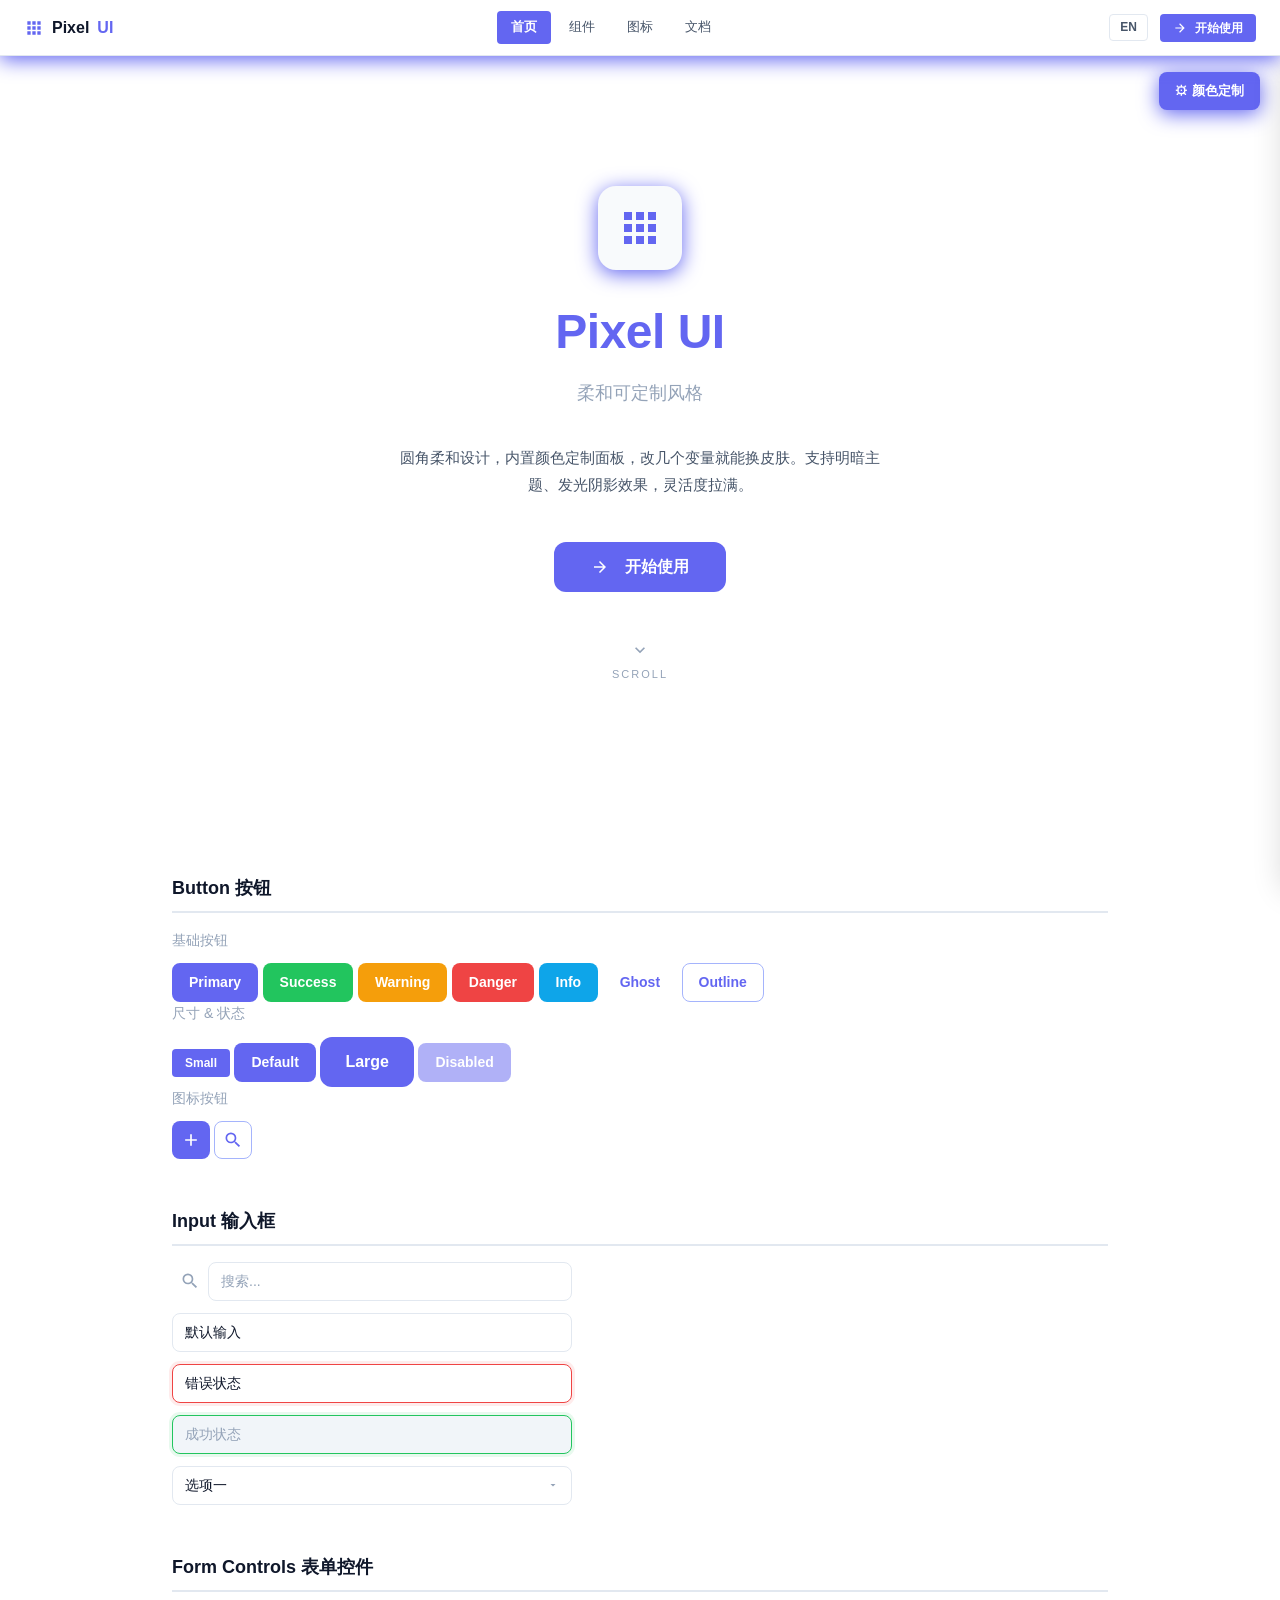
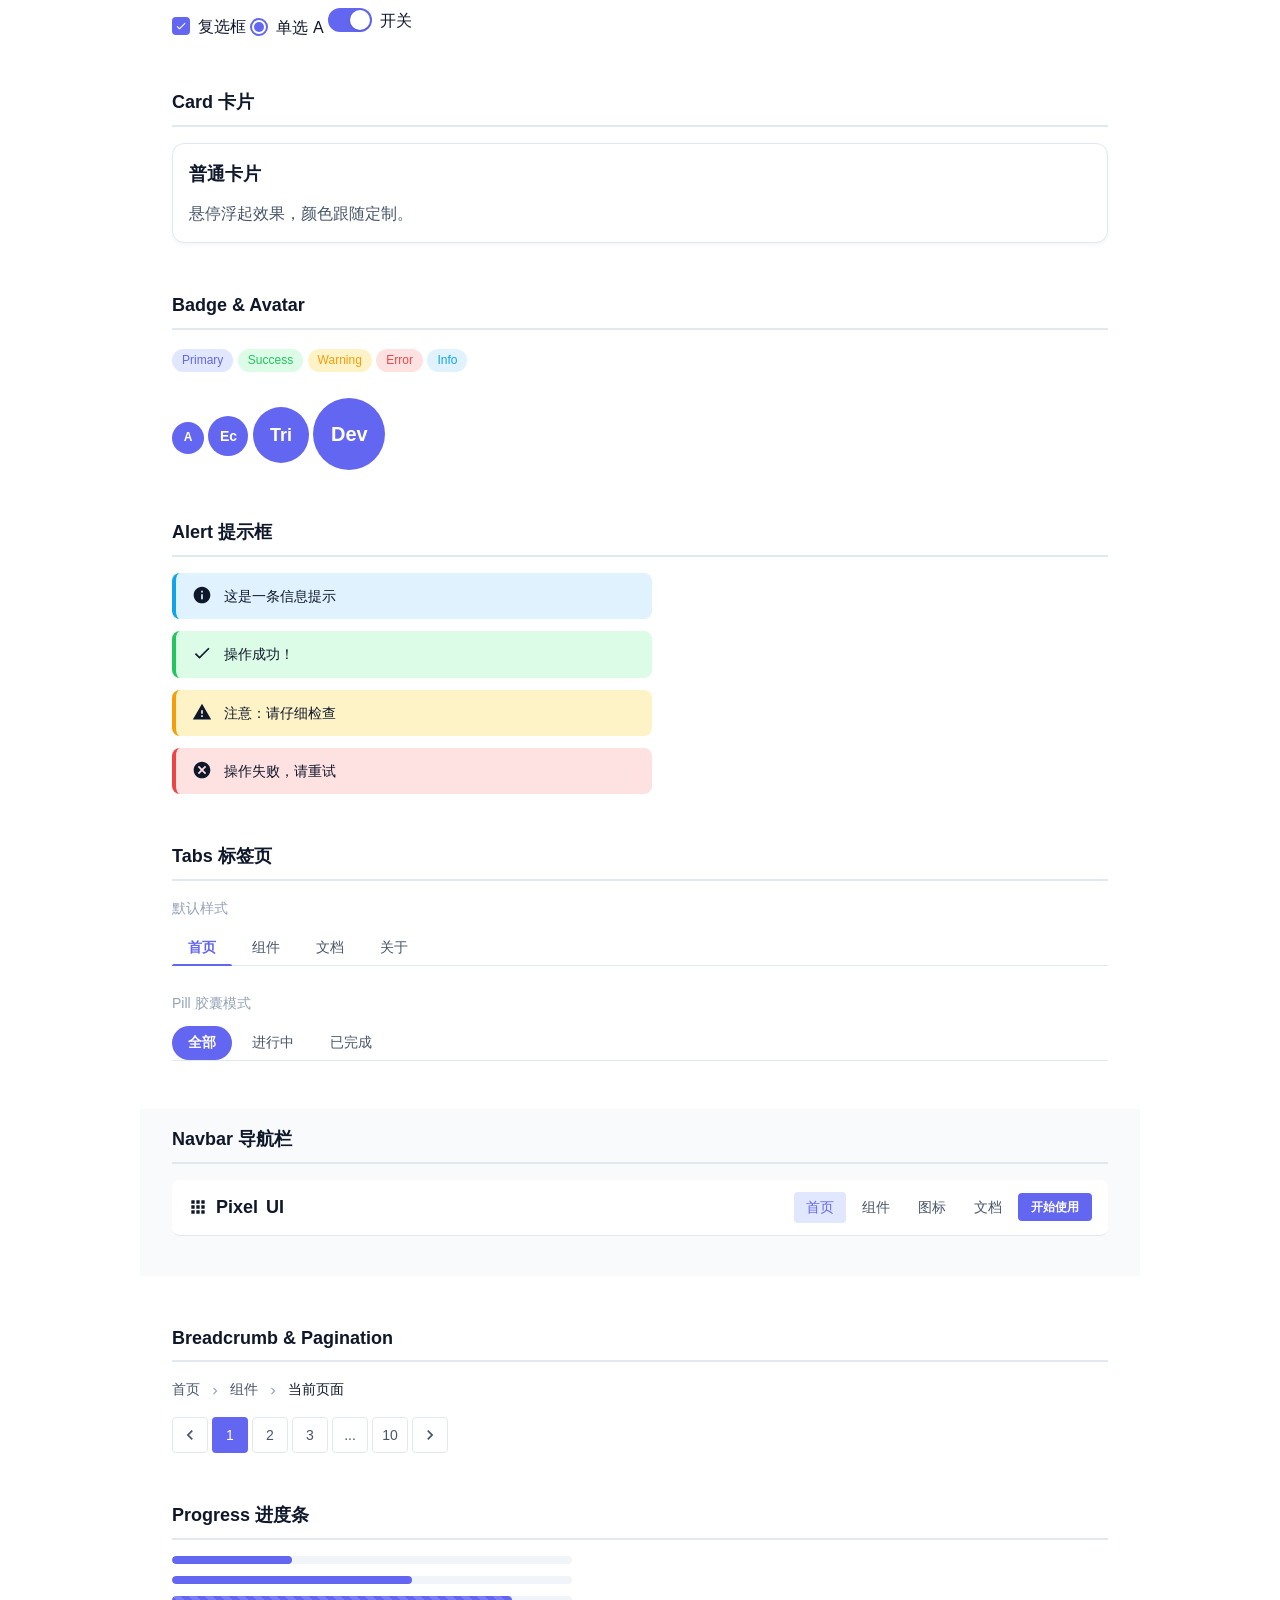
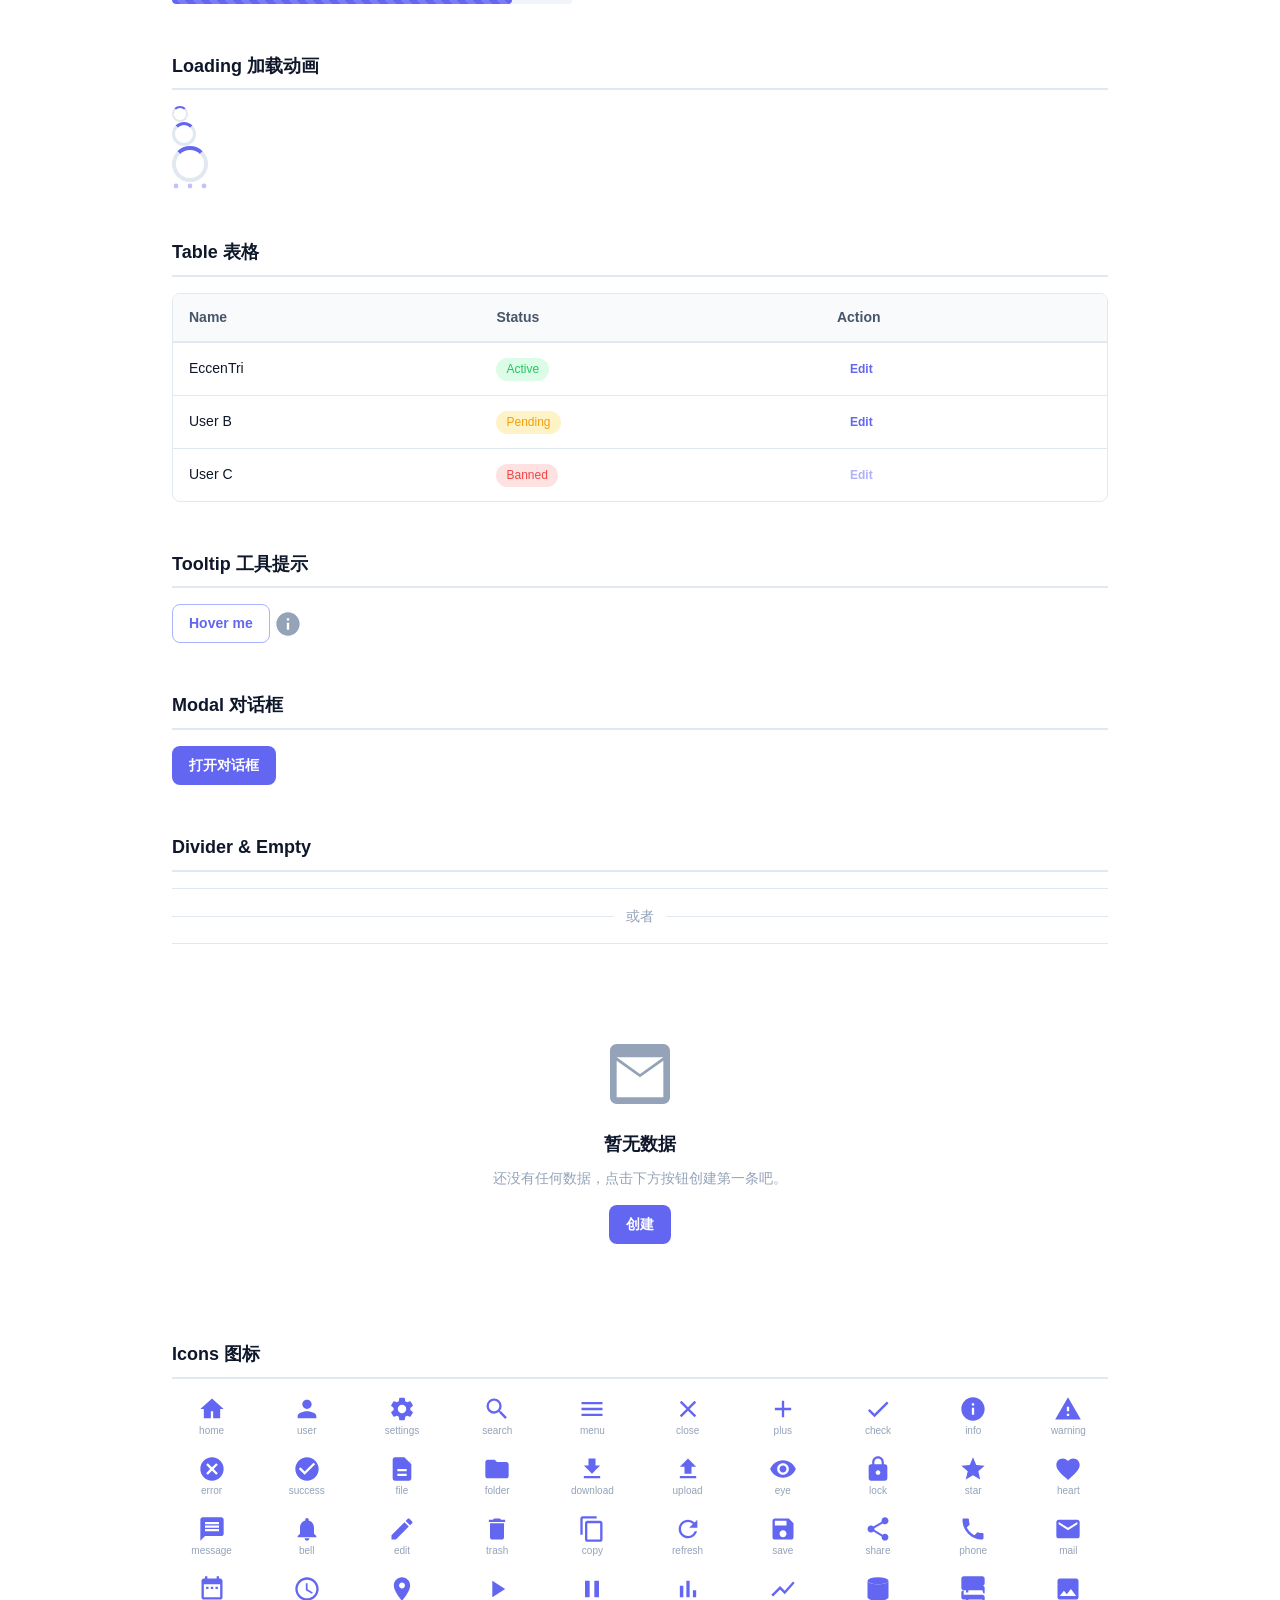
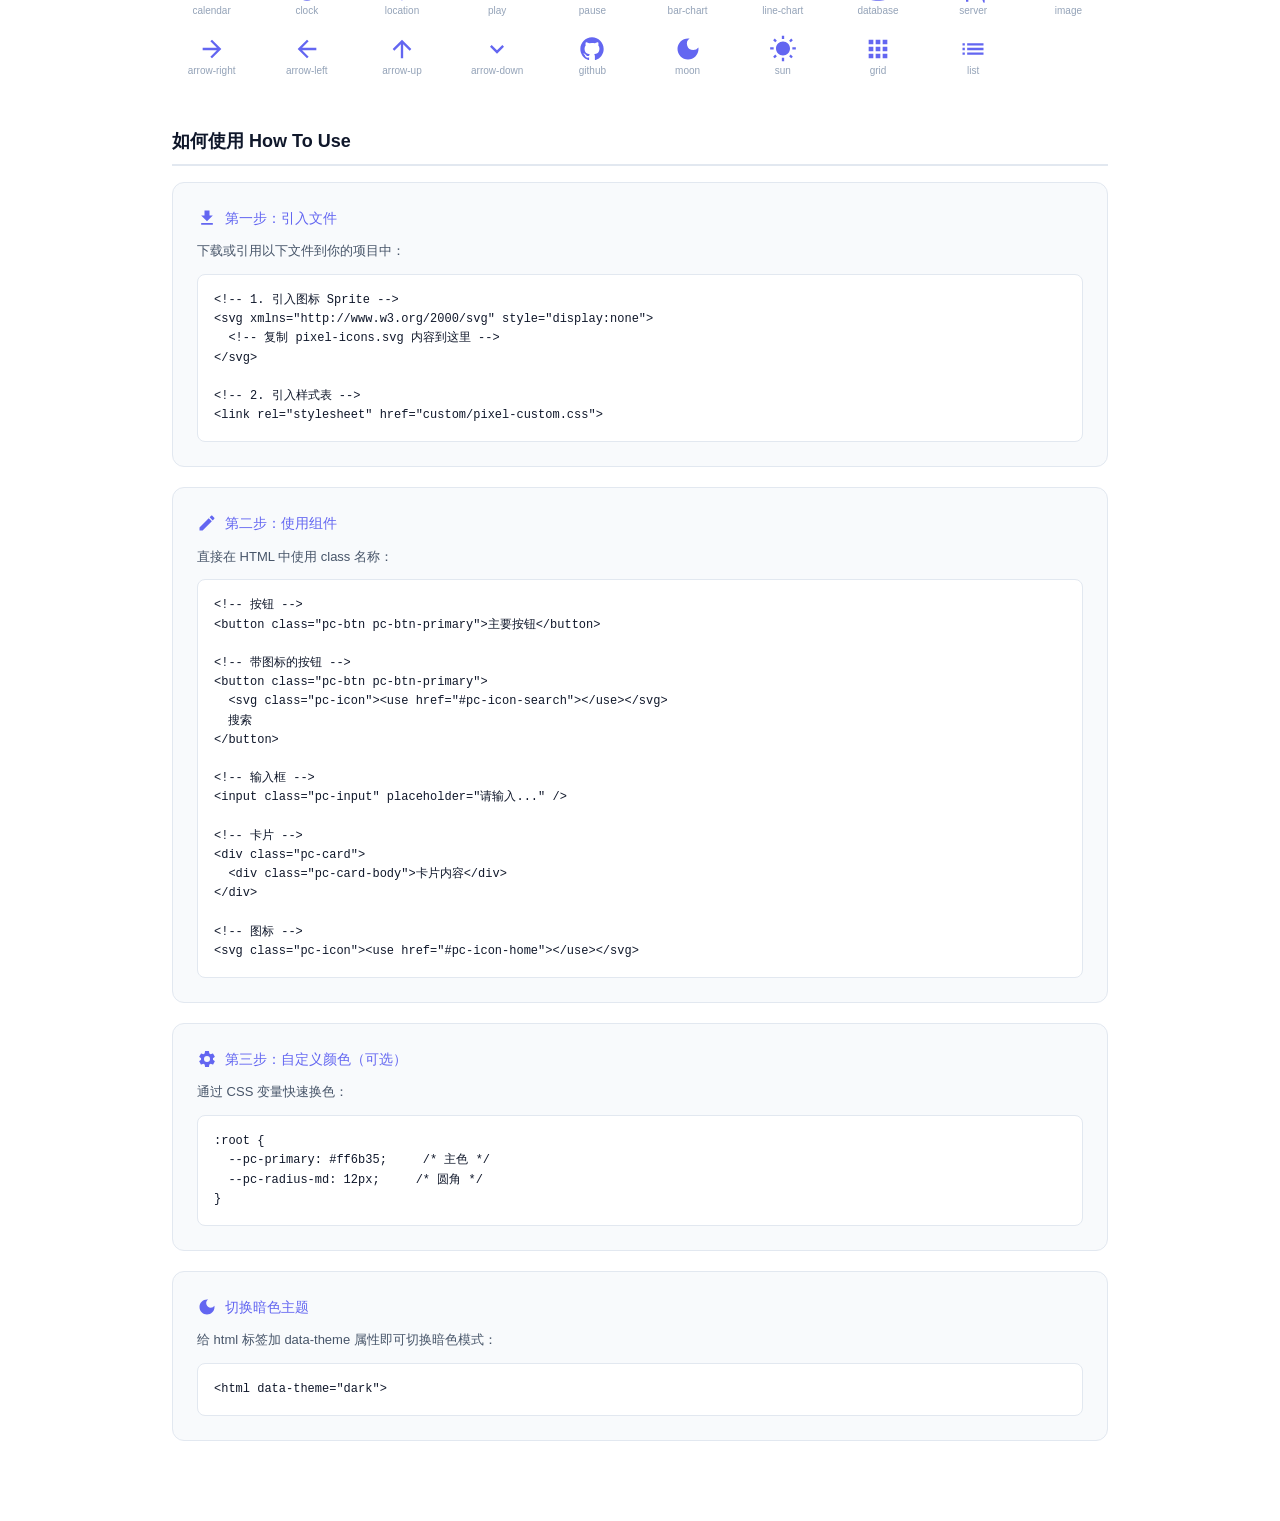
<file: custom/index.html>
<!DOCTYPE html>
<html lang="zh-CN" data-theme="light">
<head>
  <meta charset="UTF-8">
  <meta name="viewport" content="width=device-width, initial-scale=1.0">
  <title data-i18n="page_title">Pixel Custom UI — 组件演示（含颜色定制器）</title>
  <link rel="stylesheet" href="pixel-custom.css">
  <style>
    html, body { margin: 0; padding: 0; }
    .page-content { padding: 32px; max-width: 1000px; margin: 0 auto; }
    section { margin-bottom: 48px; }
    h2 { font-size: 18px; color: var(--pc-text-primary); margin-bottom: 16px; border-bottom: 2px solid var(--pc-border-color); padding-bottom: 8px; }
    h3 { font-size: var(--pc-text-sm); color: var(--pc-text-tertiary); margin-bottom: 12px; font-weight: normal; }
    /* ===== 全局导航栏 ===== */
    .global-nav {
      position: fixed; top: 0; left: 0; right: 0;
      z-index: 10005;
      background: var(--pc-bg-elevated);
      border-bottom: 1px solid var(--pc-border-color);
      padding: 0 24px;
      display: flex;
      align-items: center;
      justify-content: space-between;
      height: 56px;
      box-shadow: var(--pc-shadow-glow);
    }
    .global-nav-brand {
      display: flex; align-items: center; gap: 8px;
      font-size: 16px; font-weight: 700;
      color: var(--pc-text-primary); text-decoration: none;
    }
    .global-nav-links { display: flex; align-items: center; gap: 4px; }
    .global-nav-link {
      padding: 6px 14px; font-size: 13px; font-weight: 500;
      color: var(--pc-text-secondary); text-decoration: none;
      border-radius: var(--pc-radius-sm);
      transition: all 0.2s ease;
    }
    .global-nav-link:hover { color: var(--pc-text-primary); background: var(--pc-bg-secondary); }
    .global-nav-link.active { color: #fff; background: var(--pc-primary); font-weight: 600; }
    .global-nav-actions { display: flex; align-items: center; gap: 12px; }

    /* ===== Hero 首页区 ===== */
    #components, #icons, #how-to-use { scroll-margin-top: 80px; }
    #hero {
      display: flex;
      flex-direction: column;
      align-items: center;
      justify-content: center;
      text-align: center;
      padding: 48px 24px 20px;
      margin-bottom: 0;
      position: relative;
      box-sizing: border-box;
      height: calc(100dvh - 58px);
      overflow: hidden;
    }
    #hero .hero-logo {
      width: 84px; height: 84px;
      margin-bottom: 24px;
      color: var(--pc-primary);
      background: var(--pc-bg-secondary);
      border-radius: 18px;
      padding: 18px;
      box-shadow: var(--pc-shadow-glow);
    }
    #hero .hero-title {
      font-size: 48px;
      font-weight: 800;
      color: var(--pc-primary);
      margin-bottom: 8px;
      letter-spacing: -0.5px;
    }
    #hero .hero-subtitle {
      font-size: var(--pc-text-lg);
      color: var(--pc-text-tertiary);
      margin-bottom: 36px;
      font-weight: 300;
    }
    #hero .hero-desc {
      max-width: 500px;
      color: var(--pc-text-secondary);
      margin-bottom: 44px;
      line-height: 1.8;
      font-size: 15px;
    }
    .scroll-hint {
      display: flex;
      flex-direction: column;
      align-items: center;
      gap: 6px;
      color: var(--pc-text-tertiary);
      font-size: 11px;
      text-transform: uppercase;
      letter-spacing: 2px;
      animation: bounceC 2s infinite;
      margin-top: 48px;
    }
    @keyframes bounceC {
      0%,100%{transform:translateY(0);}
      50%{transform:translateY(10px);}
    }

    /* 定制面板 */
    .customizer {
      position: fixed; top: 60px; right: -380px; width: 370px; height: calc(100vh - 68px);
      background: var(--pc-bg-elevated); border-left: 2px solid var(--pc-border-color);
      padding: 40px 24px 24px; overflow-y: auto; transition: right 0.3s ease; z-index: 10003;
      border-radius: var(--pc-radius-lg) 0 0 var(--pc-radius-lg);
      box-shadow: -8px 0 30px rgba(0,0,0,0.15);
    }
    .customizer.open { right: 0; }
    .customizer-backdrop {
      position: fixed; top:0; left:0; right:0; bottom:0;
      background: rgba(0,0,0,0.3); z-index: 10002;
      opacity: 0; pointer-events: none;
      transition: opacity 0.3s ease;
    }
    .customizer-backdrop.show { opacity: 1; pointer-events: auto; }
    .customizer-toggle {
      position: fixed; top: 72px; right: 20px; z-index: 10002;
      cursor: pointer; background: var(--pc-primary); color: #fff; border: none;
      padding: 10px 16px; border-radius: var(--pc-radius-md); font-weight: bold;
      font-size: 13px; box-shadow: var(--pc-shadow-glow);
    }
    .customizer h3 { font-size: 13px; font-weight: 700; color: var(--pc-text-primary); text-transform: uppercase; letter-spacing: 1px; margin-bottom: 12px; margin-top: 20px; }
    .customizer h3:first-child { margin-top: 0; }
    .color-field { display: flex; align-items: center; gap: 8px; margin-bottom: 10px; }
    .color-field label { font-size: 12px; color: var(--pc-text-secondary); min-width: 80px; }
    .color-field input[type=color] { width: 36px; height: 28px; border: none; cursor: pointer; background: none; }
    .color-field input[type=text] { flex: 1; font-size: 11px; font-family: monospace; padding: 4px 8px; border: 1px solid var(--pc-border-color); border-radius: 4px; }
    .preset-btn { padding: 6px 12px; font-size: 11px; border: 1px solid var(--pc-border-color); border-radius: 6px; cursor: pointer; background: var(--pc-bg-secondary); margin-right: 6px; margin-bottom: 6px; }
    .preset-btn:hover { border-color: var(--pc-primary); }
    /* 语言切换 */
    .lang-toggle {
      cursor: pointer; background: none; color: var(--pc-text-secondary);
      border: 1px solid var(--pc-border-color); padding: 4px 10px;
      border-radius: var(--pc-radius-sm); font-size: 12px; font-weight: 600;
      transition: all 0.15s; line-height: 1.4;
    }
    .lang-toggle:hover { color: var(--pc-primary); border-color: var(--pc-primary); }
  </style>
</head>
<body>

<!-- 全局导航栏 -->
<nav class="global-nav">
  <span class="global-nav-brand">
    <svg class="pc-icon" style="color:var(--pc-primary)"><use href="#pc-icon-grid"></use></svg>
    Pixel<span style="color:var(--pc-primary)">UI</span>
  </span>
  <div class="global-nav-links">
    <a href="#hero" class="global-nav-link active" data-i18n="nav_home">首页</a>
    <a href="#components" class="global-nav-link" data-i18n="nav_components">组件</a>
    <a href="#icons" class="global-nav-link" data-i18n="nav_icons">图标</a>
    <a href="#how-to-use" class="global-nav-link" data-i18n="nav_docs">文档</a>
  </div>
  <div class="global-nav-actions">
    <button class="lang-toggle" onclick="toggleLang()" id="lang-btn">EN</button>
    <a href="#how-to-use" class="pc-btn pc-btn-primary pc-btn-sm">
      <svg class="pc-icon" style="width:14px;height:14px;color:#fff"><use href="#pc-icon-arrow-right"></use></svg>
      <span data-i18n="nav_cta">开始使用</span>
    </a>
  </div>
</nav>

<!-- 图标 Sprite (内联) -->
<svg xmlns="http://www.w3.org/2000/svg" style="display:none">
<symbol id="pc-icon-home" viewBox="0 0 24 24"><path fill="currentColor" d="M12 3L2 12h3v8h6v-6h2v6h6v-8h3L12 3z"/></symbol>
<symbol id="pc-icon-user" viewBox="0 0 24 24"><path fill="currentColor" d="M12 12c2.21 0 4-1.79 4-4s-1.79-4-4-4-4 1.79-4 4 1.79 4 4 4zm0 2c-2.67 0-8 1.34-8 4v2h16v-2c0-2.66-5.33-4-8-4z"/></symbol>
<symbol id="pc-icon-settings" viewBox="0 0 24 24"><path fill="currentColor" d="M19.14 12.94c.04-.31.06-.63.06-.94 0-.31-.02-.63-.06-.94l2.03-1.58a.49.49 0 00.12-.61l-1.92-3.32a.49.49 0 00-.59-.22l-2.39.96c-.5-.38-1.03-.7-1.62-.94l-.36-2.54a.484.484 0 00-.48-.41h-3.84c-.24 0-.43.17-.47.41l-.36 2.54c-.59.24-1.13.57-1.62.94l-2.39-.96a.49.49 0 00-.59.22L2.74 8.87c-.12.21-.08.47.12.61l2.03 1.58c-.04.31-.06.63-.06.94s.02.63.06.94l-2.03 1.58a.49.49 0 00-.12.61l1.92 3.32c.12.22.37.29.59.22l2.39-.96c.5.38 1.03.7 1.62.94l.36 2.54c.05.24.24.41.48.41h3.84c.24 0 .44-.17.47-.41l.36-2.54c.59-.24 1.13-.56 1.62-.94l2.39.96c.22.08.47 0 .59-.22l1.92-3.32c.12-.22.07-.47-.12-.61l-2.01-1.58zM12 15.6A3.6 3.6 0 1115.6 12 3.6 3.6 0 0112 15.6z"/></symbol>
<symbol id="pc-icon-search" viewBox="0 0 24 24"><path fill="currentColor" d="M15.5 14h-.79l-.28-.27A6.471 6.471 0 0016 9.5 6.5 6.5 0 109.5 16c1.61 0 3.09-.59 4.23-1.57l.27.28v.79l5 4.99L20.49 19l-4.99-5zm-6 0C7.01 14 5 11.99 5 9.5S7.01 5 9.5 5 14 7.01 14 9.5 11.99 14 9.5 14z"/></symbol>
<symbol id="pc-icon-menu" viewBox="0 0 24 24"><path fill="currentColor" d="M3 18h18v-2H3v2zm0-5h18v-2H3v2zm0-7v2h18V6H3z"/></symbol>
<symbol id="pc-icon-close" viewBox="0 0 24 24"><path fill="currentColor" d="M19 6.41L17.59 5 12 10.59 6.41 5 5 6.41 10.59 12 5 17.59 6.41 19 12 13.41 17.59 19 19 17.59 13.41 12z"/></symbol>
<symbol id="pc-icon-plus" viewBox="0 0 24 24"><path fill="currentColor" d="M19 13h-6v6h-2v-6H5v-2h6V5h2v6h6v2z"/></symbol>
<symbol id="pc-icon-check" viewBox="0 0 24 24"><path fill="currentColor" d="M9 16.17L4.83 12l-1.42 1.41L9 19 21 7l-1.41-1.41z"/></symbol>
<symbol id="pc-icon-info" viewBox="0 0 24 24"><path fill="currentColor" d="M12 2C6.48 2 2 6.48 2 12s4.48 10 10 10 10-4.48 10-10S17.52 2 12 2zm1 15h-2v-6h2v6zm0-8h-2V7h2v2z"/></symbol>
<symbol id="pc-icon-warning" viewBox="0 0 24 24"><path fill="currentColor" d="M1 21h22L12 2 1 21zm12-3h-2v-2h2v2zm0-4h-2v-4h2v4z"/></symbol>
<symbol id="pc-icon-error" viewBox="0 0 24 24"><path fill="currentColor" d="M12 2C6.47 2 2 6.47 2 12s4.47 10 10 10 10-4.47 10-10S17.53 2 12 2zm5 13.59L15.59 17 12 13.41 8.41 17 7 15.59 10.41 12 7 8.41 8.41 7 12 10.41 15.59 7 17 8.41 13.41 12z"/></symbol>
<symbol id="pc-icon-success" viewBox="0 0 24 24"><path fill="currentColor" d="M12 2C6.48 2 2 6.48 2 12s4.48 10 10 10 10-4.48 10-10S17.52 2 12 2zm-2 15l-5-5 1.41-1.41L10 14.17l7.59-7.59L19 8l-9 9z"/></symbol>
<symbol id="pc-icon-file" viewBox="0 0 24 24"><path fill="currentColor" d="M14 2H6c-1.1 0-1.99.9-1.99 2L4 20c0 1.1.89 2 1.99 2H18c1.1 0 2-.9 2-2V8l-6-6zm2 16H8v-2h8v2zm0-4H8v-2h8v2zm3-5V3.5L18.5 9H13z"/></symbol>
<symbol id="pc-icon-folder" viewBox="0 0 24 24"><path fill="currentColor" d="M10 4H4c-1.1 0-1.99.9-1.99 2L2 18c0 1.1.9 2 2 2h16c1.1 0 2-.9 2-2V8c0-1.1-.9-2-2-2h-8l-2-2z"/></symbol>
<symbol id="pc-icon-download" viewBox="0 0 24 24"><path fill="currentColor" d="M19 9h-4V3H9v6H5l7 7 7-7zM5 18v2h14v-2H5z"/></symbol>
<symbol id="pc-icon-upload" viewBox="0 0 24 24"><path fill="currentColor" d="M9 16h6v-6h4l-7-7-7 7h4zm-4 2h14v2H5z"/></symbol>
<symbol id="pc-icon-eye" viewBox="0 0 24 24"><path fill="currentColor" d="M12 4.5C7 4.5 2.73 7.61 1 12c1.73 4.39 6 7.5 11 7.5s9.27-3.11 11-7.5c-1.73-4.39-6-7.5-11-7.5zM12 17c-2.76 0-5-2.24-5-5s2.24-5 5-5 5 2.24 5 5-2.24 5-5 5zm0-8c-1.66 0-3 1.34-3 3s1.34 3 3 3 3-1.34 3-3-1.34-3-3-3z"/></symbol>
<symbol id="pc-icon-lock" viewBox="0 0 24 24"><path fill="currentColor" d="M18 8h-1V6c0-2.76-2.24-5-5-5S7 3.24 7 6v2H6c-1.1 0-2 .9-2 2v10c0 1.1.9 2 2 2h12c1.1 0 2-.9 2-2V10c0-1.1-.9-2-2-2zm-6 9c-1.1 0-2-.9-2-2s.9-2 2-2 2 .9 2 2-.9 2-2 2zm3.1-9H8.9V6c0-1.71 1.39-3.1 3.1-3.1 1.71 0 3.1 1.39 3.1 3.1v2z"/></symbol>
<symbol id="pc-icon-star" viewBox="0 0 24 24"><path fill="currentColor" d="M12 17.27L18.18 21l-1.64-7.03L22 9.24l-7.19-.61L12 2 9.19 8.63 2 9.24l5.46 4.73L5.82 21z"/></symbol>
<symbol id="pc-icon-heart" viewBox="0 0 24 24"><path fill="currentColor" d="M12 21.35l-1.45-1.32C5.4 15.36 2 12.28 2 8.5 2 5.42 4.42 3 7.5 3c1.74 0 3.41.81 4.5 2.09C13.09 3.81 14.76 3 16.5 3 19.58 3 22 5.42 22 8.5c0 3.78-3.4 6.86-8.55 11.54L12 21.35z"/></symbol>
<symbol id="pc-icon-message" viewBox="0 0 24 24"><path fill="currentColor" d="M20 2H4c-1.1 0-1.99.9-1.99 2L2 22l4-4h14c1.1 0 2-.9 2-2V4c0-1.1-.9-2-2-2zm-2 12H6v-2h12v2zm0-3H6V9h12v2zm0-3H6V6h12v2z"/></symbol>
<symbol id="pc-icon-bell" viewBox="0 0 24 24"><path fill="currentColor" d="M12 22c1.1 0 2-.9 2-2h-4c0 1.1.89 2 2 2zm6-6v-5c0-3.07-1.64-5.64-4.5-6.32V4c0-.83-.67-1.5-1.5-1.5s-1.5.67-1.5 1.5v.68C7.63 5.36 6 7.92 6 11v5l-2 2v1h16v-1l-2-2z"/></symbol>
<symbol id="pc-icon-edit" viewBox="0 0 24 24"><path fill="currentColor" d="M3 17.25V21h3.75L17.81 9.94l-3.75-3.75L3 17.25zM20.71 7.04c.39-.39.39-1.02 0-1.41l-2.34-2.34c-.39-.39-1.02-.39-1.41 0l-1.83 1.83 3.75 3.75 1.83-1.83z"/></symbol>
<symbol id="pc-icon-trash" viewBox="0 0 24 24"><path fill="currentColor" d="M6 19c0 1.1.9 2 2 2h8c1.1 0 2-.9 2-2V7H6v12zM19 4h-3.5l-1-1h-5l-1 1H5v2h14V4z"/></symbol>
<symbol id="pc-icon-copy" viewBox="0 0 24 24"><path fill="currentColor" d="M16 1H4c-1.1 0-2 .9-2 2v14h2V3h12V1zm3 4H8c-1.1 0-2 .9-2 2v14c0 1.1.9 2 2 2h11c1.1 0 2-.9 2-2V7c0-1.1-.9-2-2-2zm0 16H8V7h11v14z"/></symbol>
<symbol id="pc-icon-refresh" viewBox="0 0 24 24"><path fill="currentColor" d="M17.65 6.35A7.958 7.958 0 0012 4c-4.42 0-7.99 3.58-7.99 8s3.57 8 7.99 8c3.73 0 6.84-2.55 7.73-6h-2.08A5.99 5.99 0 0112 18c-3.31 0-6-2.69-6-6s2.69-6 6-6c1.66 0 3.14.69 4.22 1.78L13 11h7V4l-2.35 2.35z"/></symbol>
<symbol id="pc-icon-save" viewBox="0 0 24 24"><path fill="currentColor" d="M17 3H5c-1.11 0-2 .9-2 2v14c0 1.1.89 2 2 2h14c1.1 0 2-.9 2-2V7l-4-4zm-5 16c-1.66 0-3-1.34-3-3s1.34-3 3-3 3 1.34 3 3-1.34 3-3 3zm3-10H5V5h10v4z"/></symbol>
<symbol id="pc-icon-share" viewBox="0 0 24 24"><path fill="currentColor" d="M18 16.08c-.76 0-1.44.3-1.96.77L8.91 12.7c.05-.23.09-.46.09-.7s-.04-.47-.09-.7l7.05-4.11c.54.5 1.25.81 2.04.81 1.66 0 3-1.34 3-3s-1.34-3-3-3-3 1.34-3 3c0 .24.04.47.09.7L8.04 9.81C7.5 9.31 6.79 9 6 9c-1.66 0-3 1.34-3 3s1.34 3 3 3c.79 0 1.5-.31 2.04-.81l7.12 4.16c-.05.21-.08.43-.08.65 0 1.61 1.31 2.92 2.92 2.92 1.61 0 2.92-1.31 2.92-2.92s-1.31-2.92-2.92-2.92z"/></symbol>
<symbol id="pc-icon-phone" viewBox="0 0 24 24"><path fill="currentColor" d="M6.62 10.79c1.44 2.83 3.76 5.14 6.59 6.59l2.2-2.2c.27-.27.67-.36 1.02-.24 1.12.37 2.33.57 3.57.57.55 0 1 .45 1 1V20c0 .55-.45 1-1 1-9.39 0-17-7.61-17-17 0-.55.45-1 1-1h3.5c.55 0 1 .45 1 1 0 1.25.2 2.45.57 3.57.11.35.03.74-.25 1.02l-2.2 2.2z"/></symbol>
<symbol id="pc-icon-mail" viewBox="0 0 24 24"><path fill="currentColor" d="M20 4H4c-1.1 0-1.99.9-1.99 2L2 18c0 1.1.9 2 2 2h16c1.1 0 2-.9 2-2V6c0-1.1-.9-2-2-2zm0 4l-8 5-8-5V6l8 5 8-5v2z"/></symbol>
<symbol id="pc-icon-calendar" viewBox="0 0 24 24"><path fill="currentColor" d="M19 3h-1V1h-2v2H8V1H6v2H5c-1.11 0-1.99.9-1.99 2L3 19c0 1.1.89 2 2 2h14c1.1 0 2-.9 2-2V5c0-1.1-.9-2-2-2zm0 16H5V8h14v11zM9 10H7v2h2v-2zm4 0h-2v2h2v-2zm4 0h-2v2h2v-2z"/></symbol>
<symbol id="pc-icon-clock" viewBox="0 0 24 24"><path fill="currentColor" d="M11.99 2C6.47 2 2 6.48 2 12s4.47 10 9.99 10C17.52 22 22 17.52 22 12S17.52 2 11.99 2zM12 20c-4.42 0-8-3.58-8-8s3.58-8 8-8 8 3.58 8 8-3.58 8-8 8zm.5-13H11v6l5.25 3.15.75-1.23-4.5-2.67z"/></symbol>
<symbol id="pc-icon-location" viewBox="0 0 24 24"><path fill="currentColor" d="M12 2C8.13 2 5 5.13 5 9c0 5.25 7 13 7 13s7-7.75 7-13c0-3.87-3.13-7-7-7zm0 9.5c-1.38 0-2.5-1.12-2.5-2.5s1.12-2.5 2.5-2.5 2.5 1.12 2.5 2.5-1.12 2.5-2.5 2.5z"/></symbol>
<symbol id="pc-icon-play" viewBox="0 0 24 24"><path fill="currentColor" d="M8 5v14l11-7z"/></symbol>
<symbol id="pc-icon-pause" viewBox="0 0 24 24"><path fill="currentColor" d="M6 19h4V5H6v14zm8-14v14h4V5h-4z"/></symbol>
<symbol id="pc-icon-bar-chart" viewBox="0 0 24 24"><path fill="currentColor" d="M5 9.2h3V19H5V9.2zM10.6 5h2.8v14h-2.8V5zm5.6 8H19v6h-2.8v-6z"/></symbol>
<symbol id="pc-icon-line-chart" viewBox="0 0 24 24"><path fill="currentColor" d="M3.5 18.49l6-6.01 4 4L22 6.92l-1.41-1.41-7.09 7.97-4-4L2 16.99z"/></symbol>
<symbol id="pc-icon-database" viewBox="0 0 24 24"><ellipse cx="12" cy="5" rx="9" ry="3" fill="currentColor"/><path fill="currentColor" d="M3 5v14c0 1.66 4.03 3 9 3s9-1.34 9-3V5c0 1.66-4.03 3-9 3s-9-1.34-9-3zm0 7c0 1.66 4.03 3 9 3s9-1.34 9-3v-7c0 1.66-4.03 3-9 3s-9-1.34-9-3v7z"/></symbol>
<symbol id="pc-icon-server" viewBox="0 0 24 24"><path fill="currentColor" d="M4 1h16c1.1 0 2 .9 2 2v4c0 1.1-.9 2-2 2H4c-1.1 0-2-.9-2-2V3c0-1.1.9-2 2-2zm0 8h16c1.1 0 2 .9 2 2v4c0 1.1-.9 2-2-2H4c-1.1 0-2-.9-2-2v-4c0-1.1.9-2 2-2zm0 8h16c1.1 0 2 .9 2 2v4c0 1.1-.9 2-2-2H4c-1.1 0-2-.9-2-2v-4c0-1.1.9-2 2-2zM6 5h2v2H6V5zm0 8h2v2H6v-2zm0 8h2v2H6v-2z"/></symbol>
<symbol id="pc-icon-image" viewBox="0 0 24 24"><path fill="currentColor" d="M21 19V5c0-1.1-.9-2-2-2H5c-1.1 0-2 .9-2 2v14c0 1.1.9 2 2 2h14c1.1 0 2-.9 2-2zM8.5 13.5l2.5 3.01L14.5 12l4.5 6H5l3.5-4.5z"/></symbol>
<symbol id="pc-icon-arrow-right" viewBox="0 0 24 24"><path fill="currentColor" d="M12 4l-1.41 1.41L16.17 11H4v2h12.17l-5.58 5.59L12 20l8-8z"/></symbol>
<symbol id="pc-icon-arrow-down" viewBox="0 0 24 24"><path fill="currentColor" d="M7.41 8.59L12 13.17l4.59-4.58L18 10l-6 6-6-6 1.41-1.41z"/></symbol>
<symbol id="pc-icon-arrow-left" viewBox="0 0 24 24"><path fill="currentColor" d="M20 11H7.83l5.59-5.59L12 4l-8 8 8 8 1.41-1.41L7.83 13H20v-2z"/></symbol>
<symbol id="pc-icon-arrow-up" viewBox="0 0 24 24"><path fill="currentColor" d="M4 12l1.41 1.41L11 7.83V20h2V7.83l5.58 5.59L20 12l-8-8-8 8z"/></symbol>
<symbol id="pc-icon-chevron-left" viewBox="0 0 24 24"><path fill="currentColor" d="M15.41 7.41L14 6l-6 6 6 6 1.41-1.41L10.83 12z"/></symbol>
<symbol id="pc-icon-chevron-right" viewBox="0 0 24 24"><path fill="currentColor" d="M10 6L8.59 7.41 13.17 12l-4.58 4.59L10 18l6-6z"/></symbol>
<symbol id="pc-icon-chevron-up" viewBox="0 0 24 24"><path fill="currentColor" d="M7.41 15.41L12 10.83l4.59 4.58L18 14l-6-6-6 6z"/></symbol>
<symbol id="pc-icon-chevron-down" viewBox="0 0 24 24"><path fill="currentColor" d="M7.41 8.59L12 13.17l4.59-4.58L18 10l-6 6-6-6z"/></symbol>
<symbol id="pc-icon-external-link" viewBox="0 0 24 24"><path fill="currentColor" d="M19 19H5V5h7V3H5c-1.11 0-2 .9-2 2v14c0 1.1.89 2 2 2h14c1.1 0 2-.9 2-2v-7h-2v7zM14 3v2h3.59l-9.83 9.83 1.41 1.41L19 6.41V10h2V3h-8z"/></symbol>
<symbol id="pc-icon-filter" viewBox="0 0 24 24"><path fill="currentColor" d="M10 18h4v-2h-4v2zM3 6v2h18V6H3zm3 7h12v-2H6v2z"/></symbol>
<symbol id="pc-icon-logout" viewBox="0 0 24 24"><path fill="currentColor" d="M17 7l-1.41 1.41L18.17 11H8v2h10.17l-2.58 2.58L17 17l5-5zM4 5h8V3H4c-1.1 0-2 .9-2 2v14c0 1.1.9 2 2 2h8v-2H4V5z"/></symbol>
<symbol id="pc-icon-github" viewBox="0 0 24 24"><path fill="currentColor" d="M12 2C6.477 2 2 6.477 2 12c0 4.42 2.865 8.17 6.839 9.49.5.092.682-.217.682-.482 0-.237-.008-.866-.013-1.7-2.782.603-3.369-1.34-3.369-1.34-.454-1.156-1.11-1.464-1.11-1.464-.908-.62.069-.608.069-.608 1.003.07 1.531 1.03 1.531 1.03.892 1.529 2.341 1.087 2.91.832.092-.647.35-1.088.636-1.338-2.22-.253-4.555-1.11-4.555-4.943 0-1.091.39-1.984 1.029-2.683-.103-.253-.446-1.27.098-2.647 0 0 .84-.269 2.75 1.025A9.578 9.578 0 0112 6.836c.85.004 1.705.114 2.504.336 1.909-1.294 2.747-1.025 2.747-1.025.546 1.377.203 2.394.1 2.647.64.699 1.028 1.592 1.028 2.683 0 3.842-2.339 4.687-4.566 4.935.359.309.678.919.678 1.852 0 1.336-.012 2.415-.012 2.743 0 .267.18.578.688.48C19.138 20.167 22 16.418 22 12c0-5.523-4.477-10-10-10z"/></symbol>
<symbol id="pc-icon-moon" viewBox="0 0 24 24"><path fill="currentColor" d="M12 3c-4.97 0-9 4.03-9 9s4.03 9 9 9 9-4.03 9-9c0-.46-.04-.92-.1-1.36a5.389 5.389 0 01-4.4 2.26 5.403 5.403 0 01-3.14-9.8c-.44-.06-.9-.1-1.36-.1z"/></symbol>
<symbol id="pc-icon-sun" viewBox="0 0 24 24"><path fill="currentColor" d="M6.76 4.84l-1.8-1.79-1.41 1.41 1.79 1.79 1.42-1.41zM4 10.5H1v2h3v-2zm9-9.95h-2V3.5h2V.55zm7.45 3.91l-1.41-1.41-1.79 1.79 1.41 1.41 1.79-1.79zm-3.21 13.7l1.79 1.8 1.41-1.41-1.8-1.79-1.4 1.4zM20 10.5v2h3v-2h-3zm-8-5c-3.31 0-6 2.69-6 6s2.69 6 6 6 6-2.69 6-6-2.69-6-6-6zm-1 16.95h2V19.5h-2v2.95zm-7.45-3.91l1.41 1.41 1.79-1.8-1.41-1.41-1.79 1.8z"/></symbol>
<symbol id="pc-icon-zoom-in" viewBox="0 0 24 24"><path fill="currentColor" d="M15.5 14h-.79l-.28-.27A6.471 6.471 0 0016 9.5 6.5 6.5 0 109.5 16c1.61 0 3.09-.59 4.23-1.57l.27.28v.79l5 4.99L20.49 19l-4.99-5zm-6 0C7.01 14 5 11.99 5 9.5S7.01 5 9.5 5 14 7.01 14 9.5 11.99 14 9.5 14zM12 10h-2v2H9v-2H7V8h2V6h2v2h2v2h-2z"/></symbol>
<symbol id="pc-icon-zoom-out" viewBox="0 0 24 24"><path fill="currentColor" d="M15.5 14h-.79l-.28-.27A6.471 6.471 0 0016 9.5 6.5 6.5 0 109.5 16c1.61 0 3.09-.59 4.23-1.57l.27.28v.79l5 4.99L20.49 19l-4.99-5zm-6 0C7.01 14 5 11.99 5 9.5S7.01 5 9.5 5 14 7.01 14 9.5 11.99 14 9.5 14zM7 9h5v2H7z"/></symbol>
<symbol id="pc-icon-grid" viewBox="0 0 24 24"><path fill="currentColor" d="M4 8h4V4H4v4zm6 12h4v-4h-4v4zm-6 0h4v-4H4v4zm0-6h4v-4H4v4zm6 0h4v-4h-4v4zm6-10v4h4V4h-4zm-6 4h4V4h-4v4zm6 6h4v-4h-4v4zm0 6h4v-4h-4v4z"/></symbol>
<symbol id="pc-icon-list" viewBox="0 0 24 24"><path fill="currentColor" d="M3 13h2v-2H3v2zm0 4h2v-2H3v2zm0-8h2V7H3v2zm4 4h14v-2H7v2zm0 4h14v-2H7v2zM7 7v2h14V7H7z"/></symbol>
<symbol id="pc-icon-inbox" viewBox="0 0 24 24"><path fill="currentColor" d="M19 3H5c-1.1 0-2 .9-2 2v14c0 1.1.9 2 2 2h14c1.1 0 2-.9 2-2V5c0-1.1-.9-2-2-2zm0 16H5V8l7 5 7-5v11zm-7-7L5 7h14l-7 5z"/></symbol>
</svg>

<div class="customizer-backdrop" id="cuz-back" onclick="toggleCustomizer()"></div>
<button class="customizer-toggle" onclick="toggleCustomizer()" data-i18n="customizer_btn">⚙ 颜色定制</button>

<div class="customizer" id="cuz">
  <div style="display:flex;justify-content:space-between;align-items:center;margin-bottom:16px;">
    <span style="font-size:15px;font-weight:700;color:var(--pc-text-primary);" data-i18n="customizer_title">⚙ 颜色定制</span>
    <button onclick="toggleCustomizer()" style="background:none;border:none;font-size:20px;cursor:pointer;color:var(--pc-text-tertiary);padding:4px 8px;line-height:1;">✕</button>
  </div>
  <h3>🎨 <span data-i18n="c_main">主色调</span></h3>
  <div class="color-field"><label>Primary</label><input type="color" id="cp-primary" value="#6366f1"><input type="text" readonly id="ct-primary"></div>

  <h3>✅ <span data-i18n="c_success">成功色</span></h3>
  <div class="color-field"><label>Success</label><input type="color" id="cp-success" value="#22c55e"><input type="text" readonly id="ct-success"></div>

  <h3>⚠️ <span data-i18n="c_warning">警告色</span></h3>
  <div class="color-field"><label>Warning</label><input type="color" id="cp-warning" value="#f59e0b"><input type="text" readonly id="ct-warning"></div>

  <h3>❌ <span data-i18n="c_error">错误色</span></h3>
  <div class="color-field"><label>Error</label><input type="color" id="cp-error" value="#ef4444"><input type="text" readonly id="ct-error"></div>

  <h3>ℹ️ <span data-i18n="c_info">信息色</span></h3>
  <div class="color-field"><label>Info</label><input type="color" id="cp-info" value="#0ea5e9"><input type="text" readonly id="ct-info"></div>

  <h3>🌙 <span data-i18n="c_theme">主题</span></h3>
  <div style="display:flex;gap:8px;margin-bottom:16px;">
    <button class="preset-btn" onclick="setTheme('light')">☀ Light</button>
    <button class="preset-btn" onclick="setTheme('dark')">🌙 Dark</button>
  </div>

  <h3>🎨 <span data-i18n="c_presets">快速预设</span></h3>
  <div>
    <button class="preset-btn" onclick="applyPreset('#6366f1','#22c55e','#f59e0b','#ef4444','#0ea5e9')">默认(靛蓝)</button>
    <button class="preset-btn" onclick="applyPreset('#ec4899','#10b981','#f97316','#ef4444','#3b82f6')">粉红</button>
    <button class="preset-btn" onclick="applyPreset('#059669','#d97706','#dc2626','#7c3aed','#0891b2')">翠绿</button>
    <button class="preset-btn" onclick="applyPreset('#dc2626','#ca8a04','#2563eb','#7c3aed','#059669')">红色系</button>
    <button class="preset-btn" onclick="applyPreset('#7c3aed','#059669','#d97706','#dc2626','#3b82f6')">紫色系</button>
    <button class="preset-btn" onclick="applyPreset('#0891b2','#059669','#d97706','#dc2626','#7c3aed')">青色</button>
  </div>
</div>

<!-- ===== Hero 首页区 ===== -->
<section id="hero">
  <svg class="hero-logo" viewBox="0 0 24 24"><use href="#pc-icon-grid"></use></svg>
  <div class="hero-title">Pixel UI</div>
  <div class="hero-subtitle" data-i18n="hero_subtitle">柔和可定制风格</div>
  <p class="hero-desc" data-i18n="hero_desc">
    圆角柔和设计，内置颜色定制面板，改几个变量就能换皮肤。
    支持明暗主题、发光阴影效果，灵活度拉满。
  </p>
  <a href="#how-to-use" class="pc-btn pc-btn-primary pc-btn-lg" style="font-size:16px;padding:12px 36px;">
    <svg class="pc-icon" style="width:18px;height:18px;color:#fff;vertical-align:middle;margin-right:8px;"><use href="#pc-icon-arrow-right"></use></svg>
    <span data-i18n="hero_cta">开始使用</span>
  </a>
  <div class="scroll-hint">
    <svg style="width:20px;height:20px;"><use href="#pc-icon-chevron-down"></use></svg>
    SCROLL
  </div>
</section>

<div class="page-content">
<!-- ===== Button ===== -->
<section id="components">
  <h2 data-i18n="comp_button">Button 按钮</h2>
  <h3 data-i18n="comp_btn_basic">基础按钮</h3>
  <div class="demo-row">
    <button class="pc-btn pc-btn-primary">Primary</button>
    <button class="pc-btn pc-btn-success">Success</button>
    <button class="pc-btn pc-btn-warning">Warning</button>
    <button class="pc-btn pc-btn-danger">Danger</button>
    <button class="pc-btn pc-btn-info">Info</button>
    <button class="pc-btn pc-btn-ghost">Ghost</button>
    <button class="pc-btn pc-btn-outline">Outline</button>
  </div>
  <h3 data-i18n="comp_btn_size">尺寸 &amp; 状态</h3>
  <div class="demo-row">
    <button class="pc-btn pc-btn-primary pc-btn-sm">Small</button>
    <button class="pc-btn pc-btn-primary">Default</button>
    <button class="pc-btn pc-btn-primary pc-btn-lg">Large</button>
    <button class="pc-btn pc-btn-primary" disabled>Disabled</button>
  </div>
  <h3 data-i18n="comp_btn_icon">图标按钮</h3>
  <div class="demo-row">
    <button class="pc-btn pc-btn-icon pc-btn-primary"><svg class="pc-icon"><use href="#pc-icon-plus"></use></svg></button>
    <button class="pc-btn pc-btn-icon pc-btn-outline"><svg class="pc-icon"><use href="#pc-icon-search"></use></svg></button>
  </div>
</section>

<!-- ===== Input ===== -->
<section>
  <h2 data-i18n="comp_input">Input 输入框</h2>
  <div style="display:flex;flex-direction:column;gap:12px;max-width:400px;">
    <div class="pc-input-wrapper">
      <span class="pc-input-prefix"><svg class="pc-icon"><use href="#pc-icon-search"></use></svg></span>
      <input class="pc-input" placeholder="搜索..." data-i18n-ph="input_placeholder">
    </div>
    <input class="pc-input" value="默认输入" data-i18n-val="input_default" />
    <input class="pc-input pc-input-error" value="错误状态" data-i18n-val="input_error" />
    <input class="pc-input pc-input-success" value="成功状态" disabled data-i18n-val="input_success" />
    <select class="pc-input pc-select" data-i18n-select="select_options">
      <option>选项一</option><option>选项二</option><option>选项三</option>
    </select>
  </div>
</section>

<!-- ===== Form ===== -->
<section>
  <h2 data-i18n="comp_form">Form Controls 表单控件</h2>
  <div class="demo-row">
    <label class="pc-checkbox">
      <input type="checkbox" checked>
      <span class="pc-checkbox-box"><svg viewBox="0 0 24 24"><path fill="currentColor" d="M9 16.17L4.83 12l-1.42 1.41L9 19 21 7l-1.41-1.41z"/></svg></span>
      <span data-i18n="form_checkbox">复选框</span>
    </label>
    <label class="pc-radio">
      <input type="radio" name="r" checked>
      <span class="pc-radio-dot"></span>
      <span data-i18n="form_radio">单选 A</span>
    </label>
    <label class="pc-switch">
      <input type="checkbox" checked>
      <span class="pc-switch-track"></span>
      <span data-i18n="form_switch">开关</span>
    </label>
  </div>
</section>

<!-- ===== Card ===== -->
<section>
  <h2 data-i18n="comp_card">Card 卡片</h2>
  <div style="display:grid;grid-template-columns:repeat(auto-fit,minmax(260px,1fr));gap:20px;">
    <div class="pc-card pc-card-hover">
      <div class="pc-card-header">
        <span class="pc-card-title" data-i18n="card_normal_title">普通卡片</span>
        <svg class="pc-icon"><use href="#pc-icon-more-v"></use></svg>
      </div>
      <div class="pc-card-body" data-i18n="card_normal_desc">悬停浮起效果，颜色跟随定制。</div>
    </div>
  </div>
</section>

<!-- ===== Badge & Avatar ===== -->
<section>
  <h2 data-i18n="comp_badge">Badge &amp; Avatar</h2>
  <div class="demo-row">
    <span class="pc-badge pc-badge-primary">Primary</span>
    <span class="pc-badge pc-badge-success">Success</span>
    <span class="pc-badge pc-badge-warning">Warning</span>
    <span class="pc-badge pc-badge-error">Error</span>
    <span class="pc-badge pc-badge-info">Info</span>
  </div><br/>
  <div class="demo-row">
    <div class="pc-avatar pc-avatar-sm">A</div>
    <div class="pc-avatar pc-avatar-md">Ec</div>
    <div class="pc-avatar pc-avatar-lg">Tri</div>
    <div class="pc-avatar pc-avatar-xl">Dev</div>
  </div>
</section>

<!-- ===== Alert ===== -->
<section>
  <h2 data-i18n="comp_alert">Alert 提示框</h2>
  <div style="display:flex;flex-direction:column;gap:12px;max-width:480px;">
    <div class="pc-alert pc-alert-info"><svg class="pc-icon"><use href="#pc-icon-info"></use></svg><span data-i18n="alert_info_text">这是一条信息提示</span></div>
    <div class="pc-alert pc-alert-success"><svg class="pc-icon"><use href="#pc-icon-check"></use></svg><span data-i18n="alert_success_text">操作成功！</span></div>
    <div class="pc-alert pc-alert-warning"><svg class="pc-icon"><use href="#pc-icon-warning"></use></svg><span data-i18n="alert_warning_text">注意：请仔细检查</span></div>
    <div class="pc-alert pc-alert-error"><svg class="pc-icon"><use href="#pc-icon-error"></use></svg><span data-i18n="alert_error_text">操作失败，请重试</span></div>
  </div>
</section>

<!-- ===== Tabs ===== -->
<section>
  <h2 data-i18n="comp_tabs">Tabs 标签页</h2>
  <h3 data-i18n="comp_tabs_default">默认样式</h3>
  <div class="pc-tabs">
    <button class="pc-tab pc-tab-active" data-i18n="tab_home">首页</button>
    <button class="pc-tab" data-i18n="tab_components">组件</button>
    <button class="pc-tab" data-i18n="tab_docs">文档</button>
    <button class="pc-tab" data-i18n="tab_about">关于</button>
  </div>
  <br/>
  <h3 data-i18n="comp_tabs_pill">Pill 胶囊模式</h3>
  <div class="pc-tabs pc-tabs-pill">
    <button class="pc-tab pc-tab-active" data-i18n="tab_all">全部</button>
    <button class="pc-tab" data-i18n="tab_active">进行中</button>
    <button class="pc-tab" data-i18n="tab_done">已完成</button>
  </div>
</section>

<!-- ===== Navbar ===== -->
<section style="margin-left:-32px;margin-right:-32px;padding:0 32px;padding-top:16px;padding-bottom:40px;background:var(--pc-bg-secondary);">
  <h2 data-i18n="comp_navbar">Navbar 导航栏</h2>
  <nav class="pc-navbar" style="position:relative;border-radius:var(--pc-radius-md);">
    <a href="#" class="pc-navbar-brand"><svg class="pc-icon"><use href="#pc-icon-grid"></use></svg> Pixel<span>UI</span></a>
    <div class="pc-navbar-nav">
      <a class="pc-nav-link pc-nav-link-active" data-i18n="nav_demo_home">首页</a>
      <a class="pc-nav-link" data-i18n="nav_demo_components">组件</a>
      <a class="pc-nav-link" data-i18n="nav_demo_icons">图标</a>
      <a class="pc-nav-link" data-i18n="nav_demo_docs">文档</a>
      <button class="pc-btn pc-btn-sm pc-btn-primary" data-i18n="nav_demo_cta">开始使用</button>
    </div>
  </nav>
</section>

<!-- ===== Breadcrumb & Pagination ===== -->
<section>
  <h2 data-i18n="comp_breadcrumb">Breadcrumb &amp; Pagination</h2>
  <nav class="pc-breadcrumb" style="margin-bottom:16px;">
    <a href="#" data-i18n="bc_home">首页</a>
    <span class="pc-breadcrumb-separator"><svg class="pc-icon" style="width:14px;height:14px;"><use href="#pc-icon-chevron-right"></use></svg></span>
    <a href="#" data-i18n="bc_components">组件</a>
    <span class="pc-breadcrumb-separator"><svg class="pc-icon" style="width:14px;height:14px;"><use href="#pc-icon-chevron-right"></use></svg></span>
    <span class="pc-breadcrumb-current" data-i18n="bc_current">当前页面</span>
  </nav>
  <nav class="pc-pagination">
    <a class="pc-page-item"><svg class="pc-icon"><use href="#pc-icon-chevron-left"></use></svg></a>
    <a class="pc-page-item pc-page-active">1</a>
    <a class="pc-page-item">2</a>
    <a class="pc-page-item">3</a>
    <a class="pc-page-item">...</a>
    <a class="pc-page-item">10</a>
    <a class="pc-page-item"><svg class="pc-icon"><use href="#pc-icon-chevron-right"></use></svg></a>
  </nav>
</section>

<!-- ===== Progress ===== -->
<section>
  <h2 data-i18n="comp_progress">Progress 进度条</h2>
  <div style="display:flex;flex-direction:column;gap:12px;max-width:400px;">
    <div class="pc-progress"><div class="pc-progress-bar" style="width:30%"></div></div>
    <div class="pc-progress"><div class="pc-progress-bar" style="width:60%"></div></div>
    <div class="pc-progress"><div class="pc-progress-bar pc-progress-bar-animated" style="width:85%"></div></div>
  </div>
</section>

<!-- ===== Loading ===== -->
<section>
  <h2 data-i18n="comp_loading">Loading 加载动画</h2>
  <div class="demo-row">
    <div class="pc-spinner pc-spinner-sm"></div>
    <div class="pc-spinner"></div>
    <div class="pc-spinner pc-spinner-lg"></div>
    <div class="pc-dots"><span></span><span></span><span></span></div>
  </div>
</section>

<!-- ===== Table ===== -->
<section>
  <h2 data-i18n="comp_table">Table 表格</h2>
  <div class="pc-table-wrapper">
    <table class="pc-table">
      <thead>
        <tr><th>Name</th><th>Status</th><th>Action</th></tr>
      </thead>
      <tbody>
        <tr><td>EccenTri</td><td><span class="pc-badge pc-badge-success">Active</span></td><td><button class="pc-btn pc-btn-sm pc-btn-ghost">Edit</button></td></tr>
        <tr><td>User B</td><td><span class="pc-badge pc-badge-warning">Pending</span></td><td><button class="pc-btn pc-btn-sm pc-btn-ghost">Edit</button></td></tr>
        <tr><td>User C</td><td><span class="pc-badge pc-badge-error">Banned</span></td><td><button class="pc-btn pc-btn-sm pc-btn-ghost" disabled>Edit</button></td></tr>
      </tbody>
    </table>
  </div>
</section>

<!-- ===== Tooltip ===== -->
<section>
  <h2 data-i18n="comp_tooltip">Tooltip 工具提示</h2>
  <div class="demo-row">
    <div class="pc-tooltip">
      <button class="pc-btn pc-btn-outline">Hover me
        <span class="pc-tooltip-text" data-i18n="tooltip_text">这是工具提示文字</span>
      </button>
    </div>
    <div class="pc-tooltip">
      <svg class="pc-icon pc-icon-lg" style="cursor:pointer;color:var(--pc-text-tertiary)">
        <use href="#pc-icon-info"></use>
      </svg>
      <span class="pc-tooltip-text" data-i18n="tooltip_info">更多信息</span>
    </div>
  </div>
</section>

<!-- ===== Modal ===== -->
<section>
  <h2 data-i18n="comp_modal">Modal 对话框</h2>
  <button class="pc-btn pc-btn-primary" onclick="document.getElementById('m').classList.add('pc-modal-overlay-open')" data-i18n="modal_open">打开对话框</button>
  <div id="m" class="pc-modal-overlay">
    <div class="pc-modal">
      <div class="pc-modal-header">
        <h3 data-i18n="modal_title">标题</h3>
        <button class="pc-modal-close" onclick="document.getElementById('m').classList.remove('pc-modal-overlay-open')">&times;</button>
      </div>
      <div class="pc-modal-body" data-i18n="modal_body">这是对话框内容区域。</div>
      <div class="pc-modal-footer">
        <button class="pc-btn pc-btn-ghost" onclick="document.getElementById('m').classList.remove('pc-modal-overlay-open')" data-i18n="modal_cancel">取消</button>
        <button class="pc-btn pc-btn-primary" onclick="document.getElementById('m').classList.remove('pc-modal-overlay-open')" data-i18n="modal_confirm">确认</button>
      </div>
    </div>
  </div>
</section>

<!-- ===== Divider & Empty ===== -->
<section>
  <h2 data-i18n="comp_divider">Divider &amp; Empty</h2>
  <hr class="pc-divider" />
  <div class="pc-divider-text" data-i18n="divider_or">或者</div>
  <hr class="pc-divider" />
  <br/>
  <div class="pc-empty">
    <svg class="pc-empty-icon"><use href="#pc-icon-inbox"></use></svg>
    <div class="pc-empty-title" data-i18n="empty_title">暂无数据</div>
    <div class="pc-empty-desc" data-i18n="empty_desc">还没有任何数据，点击下方按钮创建第一条吧。</div>
    <button class="pc-btn pc-btn-primary" data-i18n="empty_btn">创建</button>
  </div>
</section>

<!-- ===== Icons ===== -->
<section id="icons">
  <h2 data-i18n="comp_icons">Icons 图标</h2>
  <div id="icon-grid" style="display:grid;grid-template-columns:repeat(auto-fill,minmax(72px,1fr));gap:16px;justify-content:start;"></div>
</section>

<script>
function toggleCustomizer() {
  var el = document.getElementById('cuz');
  var bg = document.getElementById('cuz-back');
  var open = !el.classList.contains('open');
  el.classList.toggle('open', open);
  bg.classList.toggle('show', open);
  document.body.style.overflow = open ? 'hidden' : '';
}
function setTheme(t) { document.documentElement.dataset.theme = t; localStorage.setItem('pixelui-theme', t); }

// 颜色定制逻辑
const root = document.documentElement;
const colors = ['primary','success','warning','error','info'];

function updateColor(name, val) {
  root.style.setProperty(`--pc-${name}`, val);
  const r = parseInt(val.slice(1,3),16), g = parseInt(val.slice(3,5),16), b = parseInt(val.slice(5,7),16);
  root.style.setProperty(`--pc-${name}-bg`, `rgba(${r},${g},${b},0.12)`);
  const lighter = `rgba(${Math.min(255,r+120)},${Math.min(255,g+120)},${Math.min(255,b+120)},1)`;
  if (name === 'primary') { root.style.setProperty('--pc-primary-muted', lighter); }
}

colors.forEach(c => {
  const el = document.getElementById('cp-' + c);
  const tx = document.getElementById('ct-' + c);
  el.addEventListener('input', () => {
    tx.value = el.value;
    updateColor(c, el.value);
  });
  tx.value = el.value;
});

function applyPreset(p, s, w, e, i) {
  const vals = { primary:p, success:s, warning:w, error:e, info:i };
  colors.forEach(c => {
    const el = document.getElementById('cp-' + c);
    const tx = document.getElementById('ct-' + c);
    el.value = vals[c]; tx.value = vals[c];
    updateColor(c, vals[c]);
  });
}

// 图标渲染
const icons = ['home','user','settings','search','menu','close','plus','check','info','warning','error','success','file','folder','download','upload','eye','lock','star','heart','message','bell','edit','trash','copy','refresh','save','share','phone','mail','calendar','clock','location','play','pause','bar-chart','line-chart','database','server','image','arrow-right','arrow-left','arrow-up','arrow-down','github','moon','sun','grid','list'];
document.getElementById('icon-grid').innerHTML = icons.map(id =>
  `<div style="text-align:center;font-size:10px;color:var(--pc-text-tertiary)"><svg class="pc-icon pc-icon-lg" style="color:var(--pc-primary)"><use href="#pc-icon-${id}"></use></svg><div>${id}</div></div>`
).join('');
</script>

<!-- ===== 如何使用 ===== -->
<section id="how-to-use">
  <h2 data-i18n="doc_title">如何使用 How To Use</h2>
  <div style="display:grid;gap:20px;">

    <div style="background:var(--pc-bg-secondary);padding:24px;border-radius:var(--pc-radius-lg);border:1px solid var(--pc-border-color);">
      <h3 style="font-size:14px;color:var(--pc-primary);margin-bottom:12px;display:flex;align-items:center;gap:8px;">
        <svg class="pc-icon" style="color:var(--pc-primary)"><use href="#pc-icon-download"></use></svg>
        <span data-i18n="doc_step1_title">第一步：引入文件</span>
      </h3>
      <p style="color:var(--pc-text-secondary);margin:0 0 12px;font-size:13px;" data-i18n="doc_step1_desc">下载或引用以下文件到你的项目中：</p>
      <pre style="background:var(--pc-bg-primary);border:1px solid var(--pc-border-color);border-radius:var(--pc-radius-md);padding:16px;overflow-x:auto;font-size:12px;line-height:1.6;margin:0;"><code style="color:var(--pc-text-primary);">&lt;!-- 1. 引入图标 Sprite --&gt;
&lt;svg xmlns="http://www.w3.org/2000/svg" style="display:none"&gt;
  &lt;!-- 复制 pixel-icons.svg 内容到这里 --&gt;
&lt;/svg&gt;

&lt;!-- 2. 引入样式表 --&gt;
&lt;link rel="stylesheet" href="custom/pixel-custom.css"&gt;</code></pre>
    </div>

    <div style="background:var(--pc-bg-secondary);padding:24px;border-radius:var(--pc-radius-lg);border:1px solid var(--pc-border-color);">
      <h3 style="font-size:14px;color:var(--pc-primary);margin-bottom:12px;display:flex;align-items:center;gap:8px;">
        <svg class="pc-icon" style="color:var(--pc-primary)"><use href="#pc-icon-edit"></use></svg>
        <span data-i18n="doc_step2_title">第二步：使用组件</span>
      </h3>
      <p style="color:var(--pc-text-secondary);margin:0 0 12px;font-size:13px;" data-i18n="doc_step2_desc">直接在 HTML 中使用 class 名称：</p>
      <pre style="background:var(--pc-bg-primary);border:1px solid var(--pc-border-color);border-radius:var(--pc-radius-md);padding:16px;overflow-x:auto;font-size:12px;line-height:1.6;margin:0;"><code style="color:var(--pc-text-primary);">&lt;!-- 按钮 --&gt;
&lt;button class="pc-btn pc-btn-primary"&gt;主要按钮&lt;/button&gt;

&lt;!-- 带图标的按钮 --&gt;
&lt;button class="pc-btn pc-btn-primary"&gt;
  &lt;svg class="pc-icon"&gt;&lt;use href="#pc-icon-search"&gt;&lt;/use&gt;&lt;/svg&gt;
  搜索
&lt;/button&gt;

&lt;!-- 输入框 --&gt;
&lt;input class="pc-input" placeholder="请输入..." /&gt;

&lt;!-- 卡片 --&gt;
&lt;div class="pc-card"&gt;
  &lt;div class="pc-card-body"&gt;卡片内容&lt;/div&gt;
&lt;/div&gt;

&lt;!-- 图标 --&gt;
&lt;svg class="pc-icon"&gt;&lt;use href="#pc-icon-home"&gt;&lt;/use&gt;&lt;/svg&gt;</code></pre>
    </div>

    <div style="background:var(--pc-bg-secondary);padding:24px;border-radius:var(--pc-radius-lg);border:1px solid var(--pc-border-color);">
      <h3 style="font-size:14px;color:var(--pc-primary);margin-bottom:12px;display:flex;align-items:center;gap:8px;">
        <svg class="pc-icon" style="color:var(--pc-primary)"><use href="#pc-icon-settings"></use></svg>
        <span data-i18n="doc_step3_title">第三步：自定义颜色（可选）</span>
      </h3>
      <p style="color:var(--pc-text-secondary);margin:0 0 12px;font-size:13px;" data-i18n="doc_step3_desc">通过 CSS 变量快速换色：</p>
      <pre style="background:var(--pc-bg-primary);border:1px solid var(--pc-border-color);border-radius:var(--pc-radius-md);padding:16px;overflow-x:auto;font-size:12px;line-height:1.6;margin:0;"><code style="color:var(--pc-text-primary);">:root {
  --pc-primary: #ff6b35;     /* 主色 */
  --pc-radius-md: 12px;     /* 圆角 */
}</code></pre>
    </div>

    <div style="background:var(--pc-bg-secondary);padding:24px;border-radius:var(--pc-radius-lg);border:1px solid var(--pc-border-color);">
      <h3 style="font-size:14px;color:var(--pc-primary);margin-bottom:12px;display:flex;align-items:center;gap:8px;">
        <svg class="pc-icon" style="color:var(--pc-primary)"><use href="#pc-icon-moon"></use></svg>
        <span data-i18n="doc_step4_title">切换暗色主题</span>
      </h3>
      <p style="color:var(--pc-text-secondary);margin:0 0 12px;font-size:13px;" data-i18n="doc_step4_desc">给 html 标签加 data-theme 属性即可切换暗色模式：</p>
      <pre style="background:var(--pc-bg-primary);border:1px solid var(--pc-border-color);border-radius:var(--pc-radius-md);padding:16px;overflow-x:auto;font-size:12px;line-height:1.6;margin:0;"><code style="color:var(--pc-text-primary);">&lt;html data-theme="dark"&gt;</code></pre>
    </div>

  </div>
</section>
</div>

<script>
/* ===== 主题持久化 ===== */
(function(){
  var saved = localStorage.getItem('pixelui-theme');
  if(saved) document.documentElement.dataset.theme = saved;
})();
/* ===== 滚动跟随导航 ===== */
(function(){
  var sections = document.querySelectorAll('section[id]');
  var navLinks = document.querySelectorAll('.global-nav-link');
  function setActive(id){
    navLinks.forEach(function(link){
      link.classList.toggle('active', link.getAttribute('href') === '#' + id);
    });
  }
  window.addEventListener('scroll', function(){
    var scrollY = window.scrollY;
    var current = 'hero';
    sections.forEach(function(sec){
      var top = sec.offsetTop - 100;
      if(scrollY >= top) current = sec.getAttribute('id');
    });
    setActive(current);
  }, {passive:true});
})();
</script>

<script>
/* ===== i18n 多语言 ===== */
const i18n = {
  zh: {
    nav_home: '首页', nav_components: '组件', nav_icons: '图标', nav_docs: '文档',
    nav_cta: '开始使用',
    customizer_btn: '⚙ 颜色定制', customizer_title: '⚙ 颜色定制',
    c_main: '主色调', c_success: '成功色', c_warning: '警告色',
    c_error: '错误色', c_info: '信息色', c_theme: '主题', c_presets: '快速预设',
    hero_subtitle: '柔和可定制风格',
    hero_desc: '圆角柔和设计，内置颜色定制面板，改几个变量就能换皮肤。支持明暗主题、发光阴影效果，灵活度拉满。',
    hero_cta: '开始使用',
    doc_title: '如何使用 How To Use',
    doc_step1_title: '第一步：引入文件', doc_step1_desc: '下载或引用以下文件到你的项目中：',
    doc_step2_title: '第二步：使用组件', doc_step2_desc: '直接在 HTML 中使用 class 名称：',
    doc_step3_title: '第三步：自定义颜色（可选）', doc_step3_desc: '通过 CSS 变量快速换色：',
    doc_step4_title: '切换暗色主题', doc_step4_desc: '给 html 标签加 data-theme 属性即可切换暗色模式：',
    // 组件区标题
    comp_button: 'Button 按钮', comp_btn_basic: '基础按钮',
    comp_btn_size: '尺寸 & 状态', comp_btn_icon: '图标按钮',
    comp_input: 'Input 输入框', comp_form: 'Form Controls 表单控件',
    comp_card: 'Card 卡片', comp_badge: 'Badge & Avatar', comp_alert: 'Alert 提示框',
    comp_tabs: 'Tabs 标签页', comp_tabs_default: '默认样式', comp_tabs_pill: 'Pill 胶囊模式',
    tab_home: '首页', tab_components: '组件', tab_docs: '文档', tab_about: '关于',
    tab_all: '全部', tab_active: '进行中', tab_done: '已完成',
    comp_navbar: 'Navbar 导航栏', comp_breadcrumb: 'Breadcrumb & Pagination',
    comp_progress: 'Progress 进度条', comp_loading: 'Loading 加载动画',
    comp_table: 'Table 表格', comp_tooltip: 'Tooltip 工具提示',
    comp_modal: 'Modal 对话框', modal_open: '打开对话框', modal_title: '标题',
    modal_body: '这是对话框内容区域。', modal_cancel: '取消', modal_confirm: '确认',
    comp_divider: 'Divider & Empty', divider_or: '或者',
    empty_title: '暂无数据', empty_desc: '还没有任何数据，点击下方按钮创建第一条吧。', empty_btn: '创建',
    comp_icons: 'Icons 图标',
    // 组件区内容
    input_placeholder: '搜索...', input_default: '默认输入', input_error: '错误状态', input_success: '成功状态',
    form_checkbox: '复选框', form_radio: '单选 A', form_switch: '开关',
    card_normal_title: '普通卡片', card_normal_desc: '悬停浮起效果，颜色跟随定制。',
    alert_info_text: '这是一条信息提示', alert_success_text: '操作成功！',
    alert_warning_text: '注意：请仔细检查', alert_error_text: '操作失败，请重试',
    tooltip_text: '这是工具提示文字', tooltip_info: '更多信息',
    // 导航栏演示
    nav_demo_home: '首页', nav_demo_components: '组件', nav_demo_icons: '图标',
    nav_demo_docs: '文档', nav_demo_cta: '开始使用',
    // 面包屑
    bc_home: '首页', bc_components: '组件', bc_current: '当前页面',
    // 下拉选项
    select_options: ['选项一','选项二','选项三'],
    // 页面标题
    page_title: 'Pixel Custom UI — 组件演示（含颜色定制器）'
  },
  en: {
    nav_home: 'Home', nav_components: 'Components', nav_icons: 'Icons', nav_docs: 'Docs',
    nav_cta: 'Get Started',
    customizer_btn: '⚙ Customize', customizer_title: '⚙ Color Customizer',
    c_main: 'Primary Color', c_success: 'Success Color', c_warning: 'Warning Color',
    c_error: 'Error Color', c_info: 'Info Color', c_theme: 'Theme', c_presets: 'Presets',
    hero_subtitle: 'Soft & Customizable Style',
    hero_desc: 'Rounded soft design with built-in color panel. Change a few variables to reskin. Supports light/dark themes, glow shadows, maximum flexibility.',
    hero_cta: 'Get Started',
    doc_title: 'How To Use',
    doc_step1_title: 'Step 1: Include Files', doc_step1_desc: 'Download or reference the following files to your project:',
    doc_step2_title: 'Step 2: Use Components', doc_step2_desc: 'Simply use the class names in your HTML:',
    doc_step3_title: 'Step 3: Customize Colors (Optional)', doc_step3_desc: 'Quickly change colors via CSS variables:',
    doc_step4_title: 'Dark Mode', doc_step4_desc: 'Add data-theme attribute to html tag to switch dark mode:',
    // Components titles
    comp_button: 'Button', comp_btn_basic: 'Basic Buttons',
    comp_btn_size: 'Sizes & States', comp_btn_icon: 'Icon Buttons',
    comp_input: 'Input', comp_form: 'Form Controls',
    comp_card: 'Card', comp_badge: 'Badge & Avatar', comp_alert: 'Alert',
    comp_tabs: 'Tabs', comp_tabs_default: 'Default Style', comp_tabs_pill: 'Pill Mode',
    tab_home: 'Home', tab_components: 'Components', tab_docs: 'Docs', tab_about: 'About',
    tab_all: 'All', tab_active: 'Active', tab_done: 'Done',
    comp_navbar: 'Navbar', comp_breadcrumb: 'Breadcrumb & Pagination',
    comp_progress: 'Progress', comp_loading: 'Loading',
    comp_table: 'Table', comp_tooltip: 'Tooltip',
    comp_modal: 'Modal', modal_open: 'Open Modal', modal_title: 'Title',
    modal_body: 'This is the modal content area.', modal_cancel: 'Cancel', modal_confirm: 'Confirm',
    comp_divider: 'Divider & Empty', divider_or: 'OR',
    empty_title: 'No Data', empty_desc: 'No data available yet. Click below to create the first entry.', empty_btn: 'Create',
    comp_icons: 'Icons',
    // Components content
    input_placeholder: 'Search...', input_default: 'Default Input', input_error: 'Error State', input_success: 'Success State',
    form_checkbox: 'Checkbox', form_radio: 'Radio A', form_switch: 'Switch',
    card_normal_title: 'Normal Card', card_normal_desc: 'Hover lift effect, follows customization.',
    alert_info_text: 'This is an info message', alert_success_text: 'Operation succeeded!',
    alert_warning_text: 'Warning: Please check carefully', alert_error_text: 'Operation failed, please retry',
    tooltip_text: 'This is tooltip text', tooltip_info: 'More Info',
    // Navbar demo
    nav_demo_home: 'Home', nav_demo_components: 'Components', nav_demo_icons: 'Icons',
    nav_demo_docs: 'Docs', nav_demo_cta: 'Get Started',
    // Breadcrumb
    bc_home: 'Home', bc_components: 'Components', bc_current: 'Current Page',
    // Select options
    select_options: ['Option 1','Option 2','Option 3'],
    // Page title
    page_title: 'Pixel Custom UI — Components (with Color Customizer)'
  }
};
var currentLang = localStorage.getItem('pixelui-lang') || 'zh';
function applyLang(lang) {
  currentLang = lang;
  // data-i18n → textContent
  document.querySelectorAll('[data-i18n]').forEach(function(el) {
    var key = el.getAttribute('data-i18n');
    if (i18n[lang] && i18n[lang][key]) { el.textContent = i18n[lang][key]; }
  });
  // data-i18n-ph → placeholder
  document.querySelectorAll('[data-i18n-ph]').forEach(function(el) {
    var key = el.getAttribute('data-i18n-ph');
    if (i18n[lang] && i18n[lang][key]) { el.placeholder = i18n[lang][key]; }
  });
  // data-i18n-val → value
  document.querySelectorAll('[data-i18n-val]').forEach(function(el) {
    var key = el.getAttribute('data-i18n-val');
    if (i18n[lang] && i18n[lang][key]) { el.value = i18n[lang][key]; }
  });
  // data-i18n-select → select options
  document.querySelectorAll('[data-i18n-select]').forEach(function(el) {
    var key = el.getAttribute('data-i18n-select');
    if (i18n[lang] && i18n[lang][key]) {
      var opts = i18n[lang][key];
      var children = el.querySelectorAll('option');
      children.forEach(function(opt, idx) {
        if (opts[idx]) opt.textContent = opts[idx];
      });
    }
  });
  // page title
  var titleEl = document.querySelector('title[data-i18n]');
  if (titleEl) {
    var tKey = titleEl.getAttribute('data-i18n');
    if (i18n[lang] && i18n[lang][tKey]) { document.title = i18n[lang][tKey]; }
  }
  document.getElementById('lang-btn').textContent = lang === 'zh' ? 'EN' : '中';
  document.documentElement.lang = lang === 'zh' ? 'zh-CN' : 'en';
  localStorage.setItem('pixelui-lang', lang);
}
function toggleLang() { applyLang(currentLang === 'zh' ? 'en' : 'zh'); }
applyLang(currentLang);
</script>
</body>
</html>
</file>
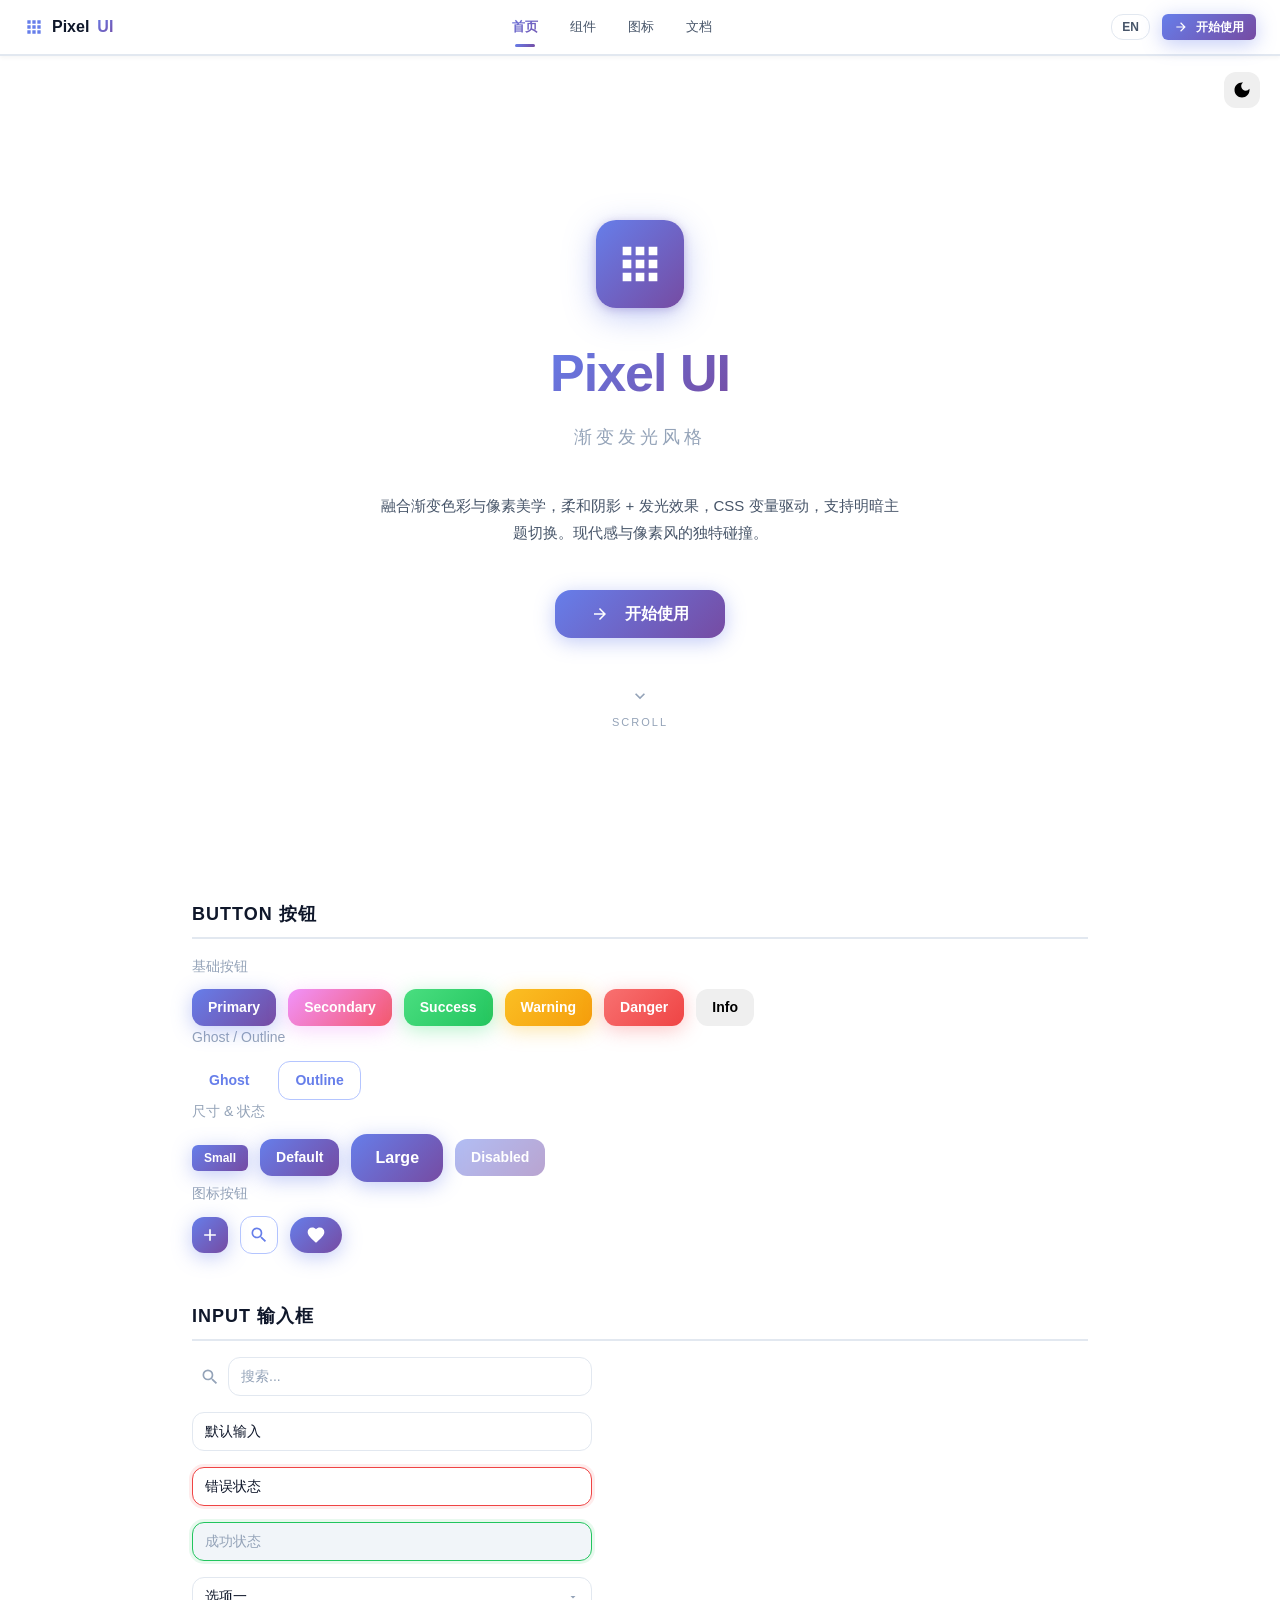
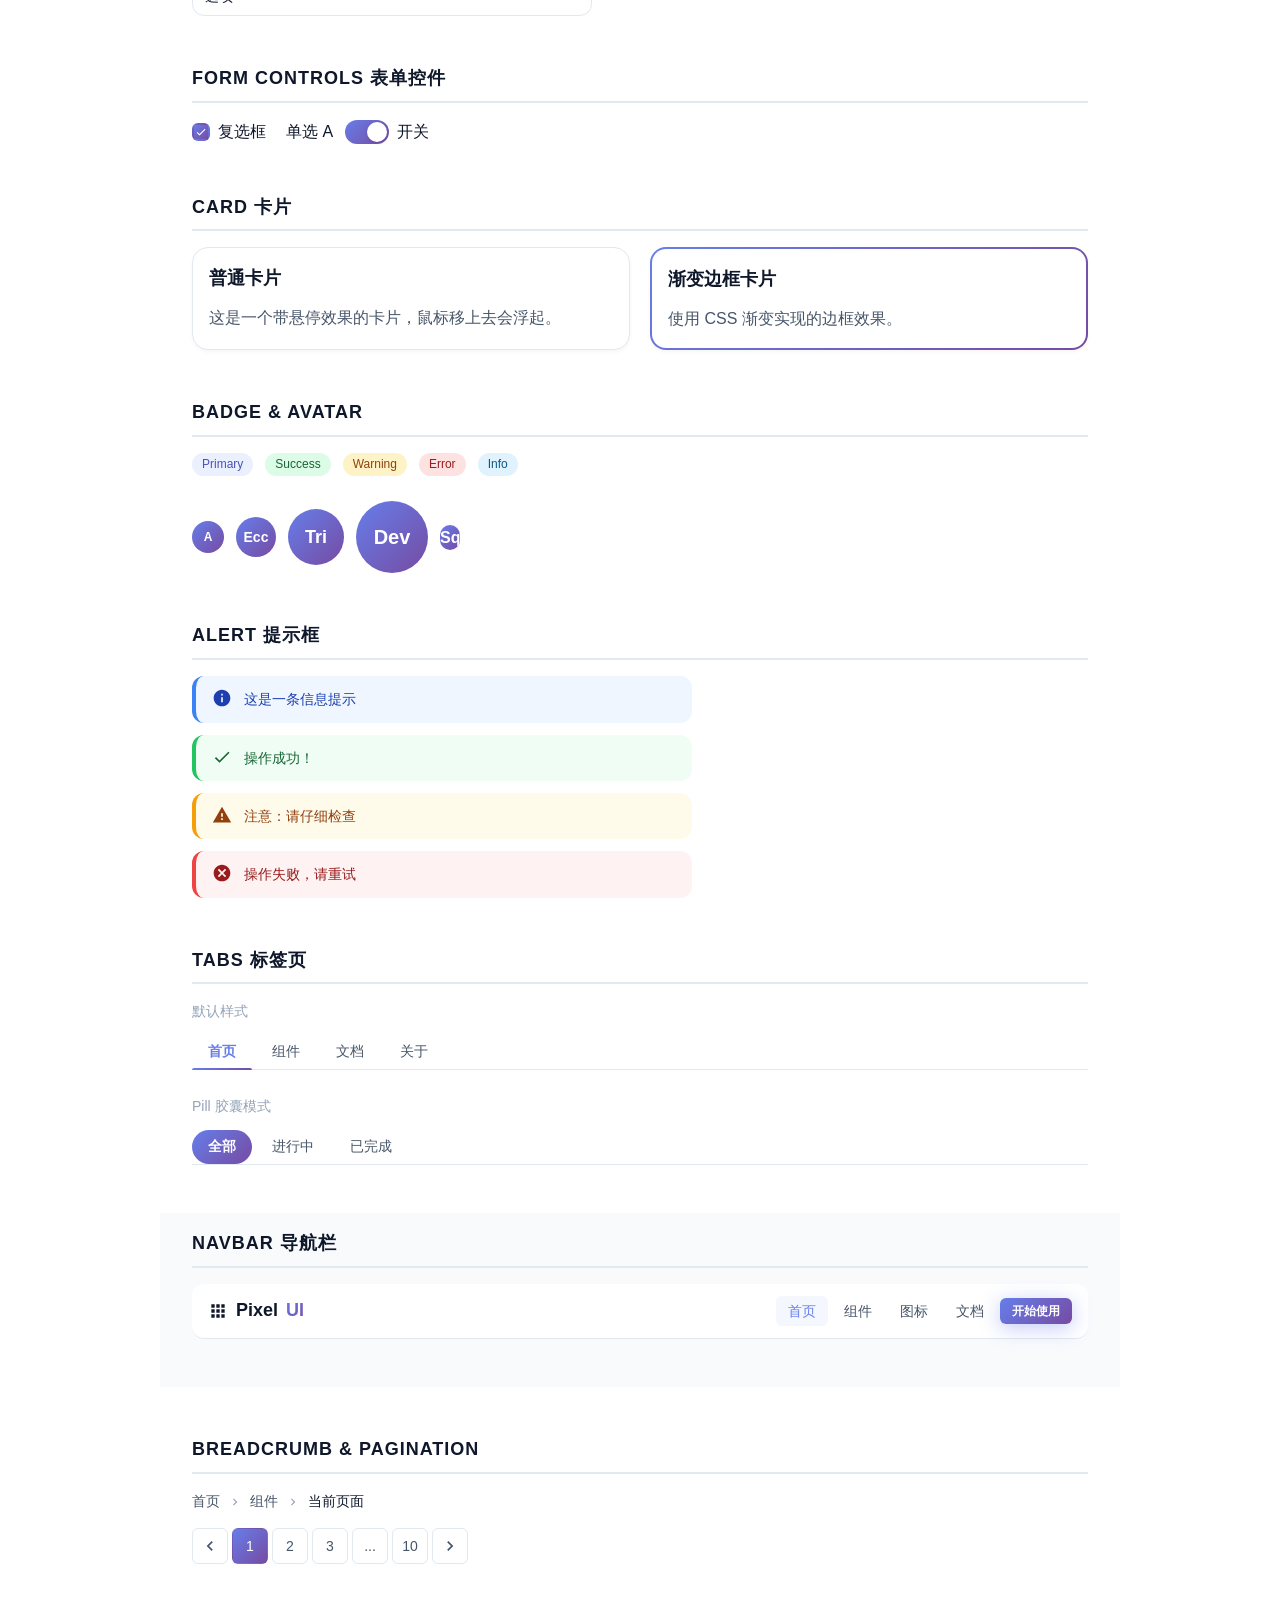
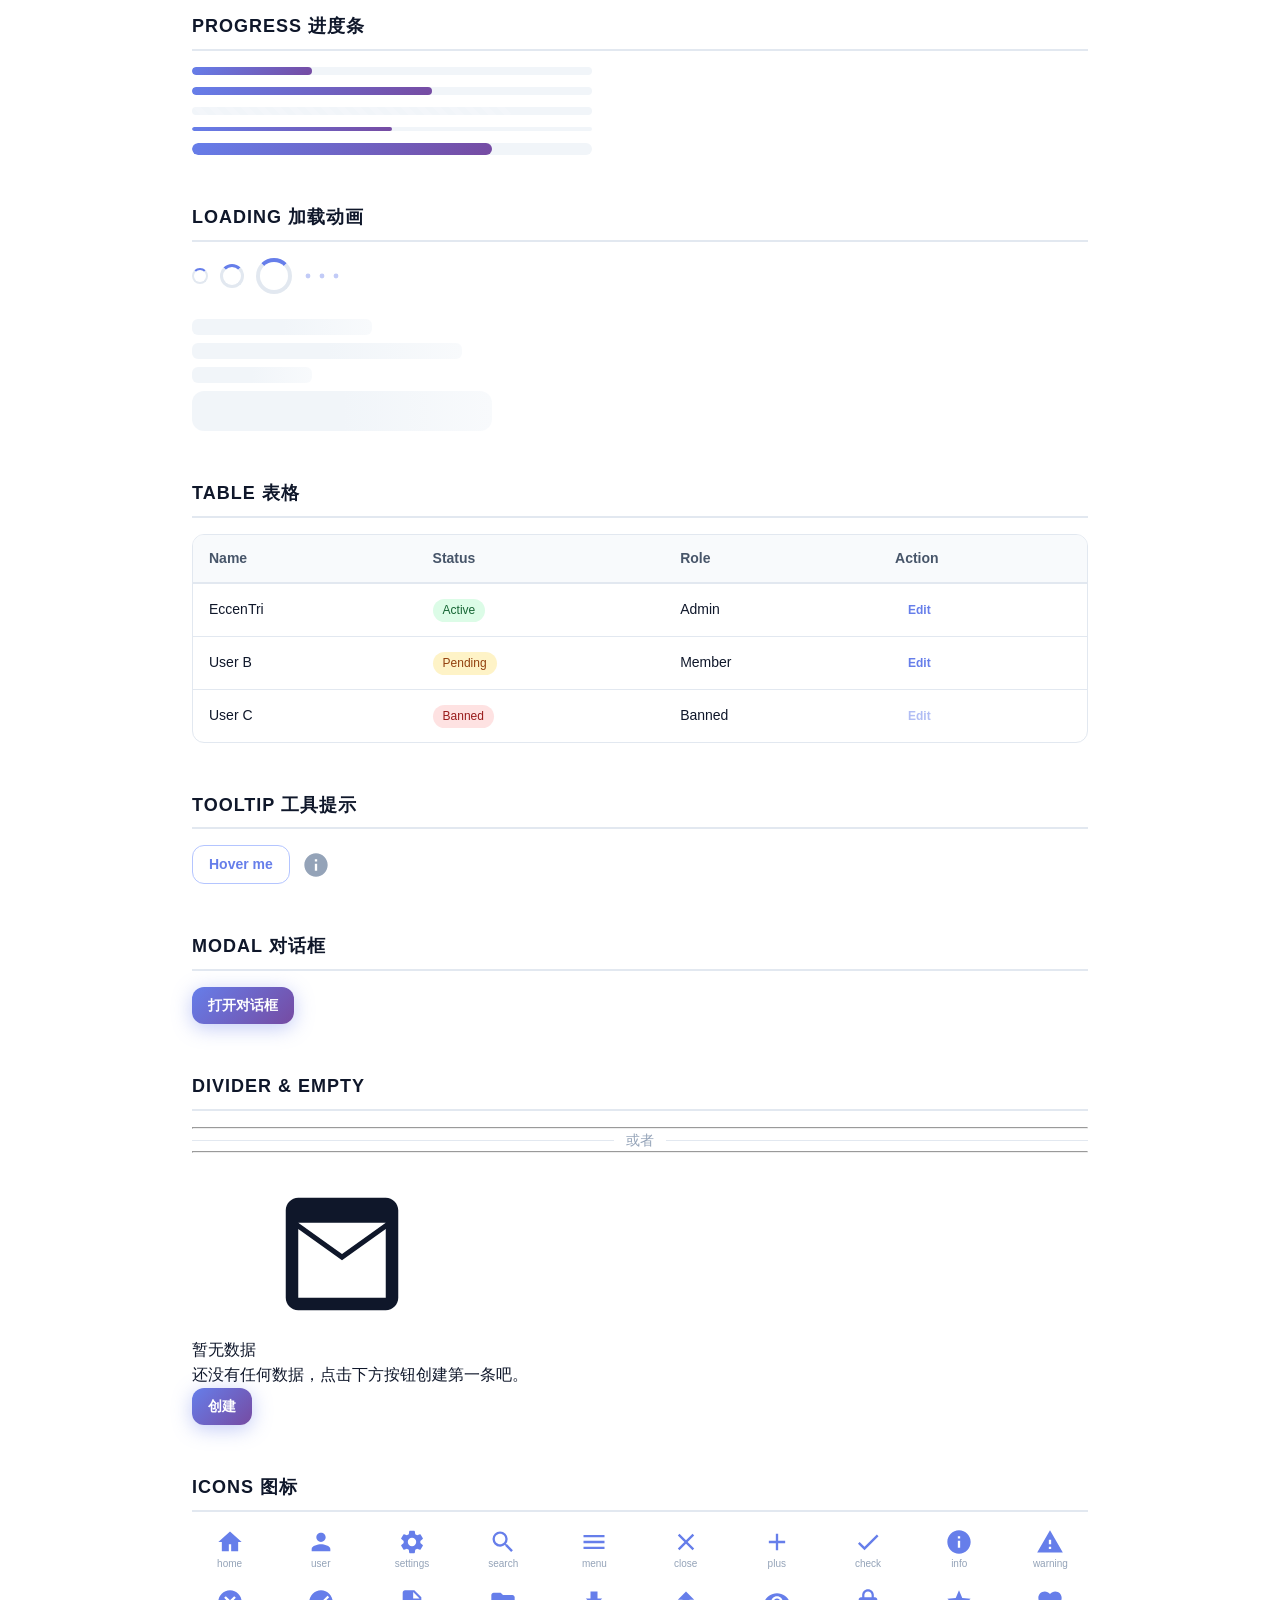
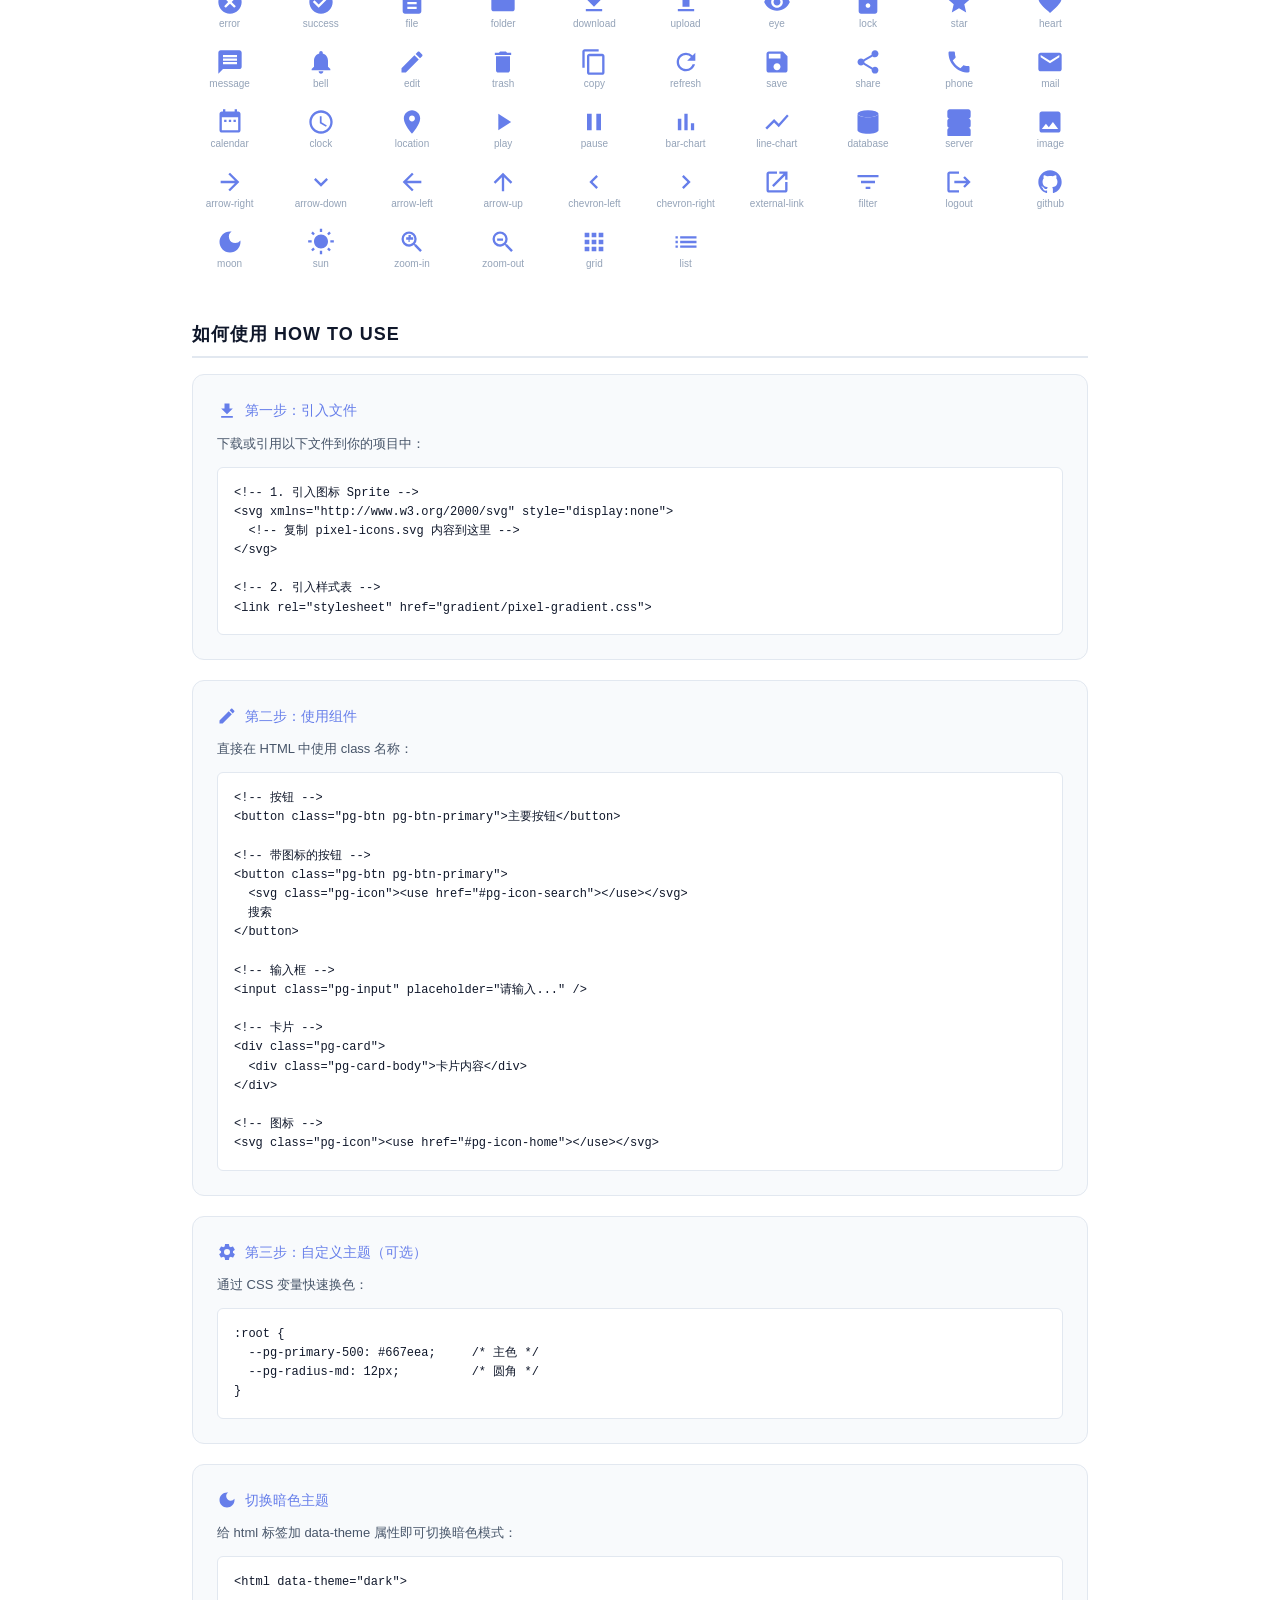
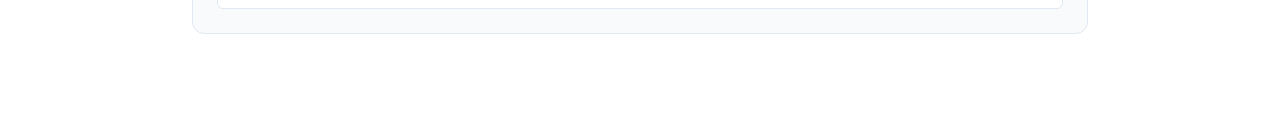
<file: gradient/index.html>
<!DOCTYPE html>
<html lang="zh-CN" data-theme="light">
<head>
  <meta charset="UTF-8">
  <meta name="viewport" content="width=device-width, initial-scale=1.0">
  <title data-i18n="page_title">Pixel Gradient UI — 组件演示</title>
  <link rel="stylesheet" href="pixel-gradient.css">
  <style>
    body { padding: 32px; max-width: 960px; margin: 0 auto; }
    section { margin-bottom: 48px; }
    h2 { font-size: 18px; color: var(--pg-text-primary); margin-bottom: 16px; text-transform: uppercase; letter-spacing: 1px; border-bottom: 2px solid var(--pg-border-color); padding-bottom: 8px; }
    h3 { font-size: var(--pg-text-sm); color: var(--pg-text-tertiary); margin-bottom: 12px; font-weight: var(--pg-font-normal); }
    .demo-row { display: flex; gap: 12px; flex-wrap: wrap; align-items: center; }
    .theme-toggle { position: fixed; top: 72px; right: 20px; z-index: 10002; }
      /* ===== 全局导航栏 ===== */
    .global-nav {
      position: fixed; top: 0; left: 0; right: 0;
      z-index: 10004;
      background: var(--pg-bg-elevated);
      border-bottom: 2px solid var(--pg-border-color);
      padding: 0 24px;
      display: flex;
      align-items: center;
      justify-content: space-between;
      height: 56px;
      box-shadow: var(--pg-shadow-sm);
    }
    .global-nav-brand {
      display: flex; align-items: center; gap: 8px;
      font-size: 16px; font-weight: 700;
      color: var(--pg-text-primary); text-decoration: none;
    }
    .global-nav-links { display: flex; align-items: center; gap: 4px; }
    .global-nav-link {
      padding: 6px 14px; font-size: 13px; font-weight: 500;
      color: var(--pg-text-secondary); text-decoration: none;
      border-radius: var(--pg-radius-md);
      transition: all 0.15s ease;
      position: relative;
    }
    .global-nav-link:hover {
      color: var(--pg-text-primary);
      background: var(--pg-bg-secondary);
    }
    .global-nav-link.active {
      color: #fff;
      background: var(--pg-gradient-primary);
      -webkit-background-clip: text;
      -webkit-text-fill-color: transparent;
      background-clip: text;
      font-weight: 600;
    }
    .global-nav-link.active::after {
      content: '';
      position: absolute; bottom: -4px; left: 50%; transform: translateX(-50%);
      width: 20px; height: 3px;
      background: linear-gradient(135deg, #667eea, #764ba2);
      border-radius: 2px;
      -webkit-background-clip: unset; -webkit-text-fill-color: unset;
    }
    .global-nav-actions { display: flex; align-items: center; gap: 12px; }
    .lang-toggle {
      cursor: pointer; background: none; color: var(--pg-text-secondary);
      border: 1px solid var(--pg-border-color); padding: 4px 10px;
      border-radius: var(--pg-radius-md); font-size: 12px; font-weight: 600;
      transition: all 0.15s; line-height: 1.4;
    }
    .lang-toggle:hover { color: var(--pg-primary-500); border-color: var(--pg-primary-500); }
    body { padding-top: 72px; }

    /* ===== Hero 首页区 ===== */
    #components, #icons, #how-to-use { scroll-margin-top: 80px; }
    #hero {
      display: flex;
      flex-direction: column;
      align-items: center;
      justify-content: center;
      text-align: center;
      padding: 80px 24px 100px;
      min-height: calc(100vh - 72px);
      margin-bottom: 0;
      position: relative;
      overflow: hidden;
    }
    #hero .hero-logo {
      width: 88px; height: 88px;
      margin-bottom: 24px;
      background: var(--pg-gradient-primary);
      border-radius: 20px;
      padding: 18px;
      box-shadow: 0 8px 32px rgba(102,126,234,0.4), 0 2px 8px rgba(118,75,162,0.3);
      color: #fff;
    }
    #hero .hero-title {
      font-size: 52px;
      font-weight: 800;
      background: var(--pg-gradient-primary);
      -webkit-background-clip: text;
      -webkit-text-fill-color: transparent;
      background-clip: text;
      margin-bottom: 8px;
      letter-spacing: -1px;
    }
    #hero .hero-subtitle {
      font-size: var(--pg-text-lg);
      color: var(--pg-text-tertiary);
      margin-bottom: 40px;
      letter-spacing: 4px;
      text-transform: uppercase;
      font-weight: 300;
    }
    #hero .hero-desc {
      max-width: 520px;
      color: var(--pg-text-secondary);
      margin-bottom: 44px;
      line-height: 1.8;
      font-size: 15px;
    }
    .scroll-hint {
      display: flex;
      flex-direction: column;
      align-items: center;
      gap: 8px;
      color: var(--pg-text-tertiary);
      font-size: 11px;
      letter-spacing: 2px;
      text-transform: uppercase;
      animation: bounceG 2s infinite;
      margin-top: 48px;
    }
    @keyframes bounceG {
      0%,100%{transform:translateY(0);}
      50%{transform:translateY(10px);}
  </style>
</head>
<body>

<!-- 全局导航栏 -->
<nav class="global-nav">
  <span class="global-nav-brand">
    <svg class="pg-icon" style="color:var(--pg-primary-500)"><use href="#pg-icon-grid"></use></svg>
    Pixel<span style="background:var(--pg-gradient-primary);-webkit-background-clip:text;-webkit-text-fill-color:transparent;background-clip:text;">UI</span>
  </span>
  <div class="global-nav-links">
    <a href="#hero" class="global-nav-link active" data-i18n="nav_home">首页</a>
    <a href="#components" class="global-nav-link" data-i18n="nav_components">组件</a>
    <a href="#icons" class="global-nav-link" data-i18n="nav_icons">图标</a>
    <a href="#how-to-use" class="global-nav-link" data-i18n="nav_docs">文档</a>
  </div>
  <div class="global-nav-actions">
    <button class="lang-toggle" onclick="toggleLang()" id="lang-btn">EN</button>
    <a href="#how-to-use" class="pg-btn pg-btn-primary pg-btn-sm">
      <svg class="pg-icon" style="width:14px;height:14px;color:#fff"><use href="#pg-icon-arrow-right"></use></svg>
      <span data-i18n="nav_cta">开始使用</span>
    </a>
  </div>
</nav>

<!-- 图标 Sprite (内联) -->
<svg xmlns="http://www.w3.org/2000/svg" style="display:none">
<defs>
    <linearGradient id="pg-grad-primary" x1="0%" y1="0%" x2="100%" y2="100%">
      <stop offset="0%" style="stop-color:#667eea"/>
      <stop offset="100%" style="stop-color:#764ba2"/>
    </linearGradient>
  </defs>
<symbol id="pg-icon-home" viewBox="0 0 24 24"><path fill="currentColor" d="M12 3L2 12h3v8h6v-6h2v6h6v-8h3L12 3z"/></symbol>
<symbol id="pg-icon-user" viewBox="0 0 24 24"><path fill="currentColor" d="M12 12c2.21 0 4-1.79 4-4s-1.79-4-4-4-4 1.79-4 4 1.79 4 4 4zm0 2c-2.67 0-8 1.34-8 4v2h16v-2c0-2.66-5.33-4-8-4z"/></symbol>
<symbol id="pg-icon-settings" viewBox="0 0 24 24"><path fill="currentColor" d="M19.14 12.94c.04-.31.06-.63.06-.94 0-.31-.02-.63-.06-.94l2.03-1.58a.49.49 0 00.12-.61l-1.92-3.32a.49.49 0 00-.59-.22l-2.39.96c-.5-.38-1.03-.7-1.62-.94l-.36-2.54a.484.484 0 00-.48-.41h-3.84c-.24 0-.43.17-.47.41l-.36 2.54c-.59.24-1.13.57-1.62.94l-2.39-.96a.49.49 0 00-.59.22L2.74 8.87c-.12.21-.08.47.12.61l2.03 1.58c-.04.31-.06.63-.06.94s.02.63.06.94l-2.03 1.58a.49.49 0 00-.12.61l1.92 3.32c.12.22.37.29.59.22l2.39-.96c.5.38 1.03.7 1.62.94l.36 2.54c.05.24.24.41.48.41h3.84c.24 0 .44-.17.47-.41l.36-2.54c.59-.24 1.13-.56 1.62-.94l2.39.96c.22.08.47 0 .59-.22l1.92-3.32c.12-.22.07-.47-.12-.61l-2.01-1.58zM12 15.6A3.6 3.6 0 1115.6 12 3.6 3.6 0 0112 15.6z"/></symbol>
<symbol id="pg-icon-search" viewBox="0 0 24 24"><path fill="currentColor" d="M15.5 14h-.79l-.28-.27A6.471 6.471 0 0016 9.5 6.5 6.5 0 109.5 16c1.61 0 3.09-.59 4.23-1.57l.27.28v.79l5 4.99L20.49 19l-4.99-5zm-6 0C7.01 14 5 11.99 5 9.5S7.01 5 9.5 5 14 7.01 14 9.5 11.99 14 9.5 14z"/></symbol>
<symbol id="pg-icon-menu" viewBox="0 0 24 24"><path fill="currentColor" d="M3 18h18v-2H3v2zm0-5h18v-2H3v2zm0-7v2h18V6H3z"/></symbol>
<symbol id="pg-icon-close" viewBox="0 0 24 24"><path fill="currentColor" d="M19 6.41L17.59 5 12 10.59 6.41 5 5 6.41 10.59 12 5 17.59 6.41 19 12 13.41 17.59 19 19 17.59 13.41 12z"/></symbol>
<symbol id="pg-icon-plus" viewBox="0 0 24 24"><path fill="currentColor" d="M19 13h-6v6h-2v-6H5v-2h6V5h2v6h6v2z"/></symbol>
<symbol id="pg-icon-check" viewBox="0 0 24 24"><path fill="currentColor" d="M9 16.17L4.83 12l-1.42 1.41L9 19 21 7l-1.41-1.41z"/></symbol>
<symbol id="pg-icon-info" viewBox="0 0 24 24"><path fill="currentColor" d="M12 2C6.48 2 2 6.48 2 12s4.48 10 10 10 10-4.48 10-10S17.52 2 12 2zm1 15h-2v-6h2v6zm0-8h-2V7h2v2z"/></symbol>
<symbol id="pg-icon-warning" viewBox="0 0 24 24"><path fill="currentColor" d="M1 21h22L12 2 1 21zm12-3h-2v-2h2v2zm0-4h-2v-4h2v4z"/></symbol>
<symbol id="pg-icon-error" viewBox="0 0 24 24"><path fill="currentColor" d="M12 2C6.47 2 2 6.47 2 12s4.47 10 10 10 10-4.47 10-10S17.53 2 12 2zm5 13.59L15.59 17 12 13.41 8.41 17 7 15.59 10.41 12 7 8.41 8.41 7 12 10.41 15.59 7 17 8.41 13.41 12z"/></symbol>
<symbol id="pg-icon-success" viewBox="0 0 24 24"><path fill="currentColor" d="M12 2C6.48 2 2 6.48 2 12s4.48 10 10 10 10-4.48 10-10S17.52 2 12 2zm-2 15l-5-5 1.41-1.41L10 14.17l7.59-7.59L19 8l-9 9z"/></symbol>
<symbol id="pg-icon-file" viewBox="0 0 24 24"><path fill="currentColor" d="M14 2H6c-1.1 0-1.99.9-1.99 2L4 20c0 1.1.89 2 1.99 2H18c1.1 0 2-.9 2-2V8l-6-6zm2 16H8v-2h8v2zm0-4H8v-2h8v2zm-3-5V3.5L18.5 9H13z"/></symbol>
<symbol id="pg-icon-folder" viewBox="0 0 24 24"><path fill="currentColor" d="M10 4H4c-1.1 0-1.99.9-1.99 2L2 18c0 1.1.9 2 2 2h16c1.1 0 2-.9 2-2V8c0-1.1-.9-2-2-2h-8l-2-2z"/></symbol>
<symbol id="pg-icon-download" viewBox="0 0 24 24"><path fill="currentColor" d="M19 9h-4V3H9v6H5l7 7 7-7zM5 18v2h14v-2H5z"/></symbol>
<symbol id="pg-icon-upload" viewBox="0 0 24 24"><path fill="currentColor" d="M9 16h6v-6h4l-7-7-7 7h4zm-4 2h14v2H5z"/></symbol>
<symbol id="pg-icon-eye" viewBox="0 0 24 24"><path fill="currentColor" d="M12 4.5C7 4.5 2.73 7.61 1 12c1.73 4.39 6 7.5 11 7.5s9.27-3.11 11-7.5c-1.73-4.39-6-7.5-11-7.5zM12 17c-2.76 0-5-2.24-5-5s2.24-5 5-5 5 2.24 5 5-2.24 5-5 5zm0-8c-1.66 0-3 1.34-3 3s1.34 3 3 3 3-1.34 3-3-1.34-3-3-3z"/></symbol>
<symbol id="pg-icon-lock" viewBox="0 0 24 24"><path fill="currentColor" d="M18 8h-1V6c0-2.76-2.24-5-5-5S7 3.24 7 6v2H6c-1.1 0-2 .9-2 2v10c0 1.1.9 2 2 2h12c1.1 0 2-.9 2-2V10c0-1.1-.9-2-2-2zm-6 9c-1.1 0-2-.9-2-2s.9-2 2-2 2 .9 2 2-.9 2-2 2zm3.1-9H8.9V6c0-1.71 1.39-3.1 3.1-3.1 1.71 0 3.1 1.39 3.1 3.1v2z"/></symbol>
<symbol id="pg-icon-star" viewBox="0 0 24 24"><path fill="currentColor" d="M12 17.27L18.18 21l-1.64-7.03L22 9.24l-7.19-.61L12 2 9.19 8.63 2 9.24l5.46 4.73L5.82 21z"/></symbol>
<symbol id="pg-icon-heart" viewBox="0 0 24 24"><path fill="currentColor" d="M12 21.35l-1.45-1.32C5.4 15.36 2 12.28 2 8.5 2 5.42 4.42 3 7.5 3c1.74 0 3.41.81 4.5 2.09C13.09 3.81 14.76 3 16.5 3 19.58 3 22 5.42 22 8.5c0 3.78-3.4 6.86-8.55 11.54L12 21.35z"/></symbol>
<symbol id="pg-icon-message" viewBox="0 0 24 24"><path fill="currentColor" d="M20 2H4c-1.1 0-1.99.9-1.99 2L2 22l4-4h14c1.1 0 2-.9 2-2V4c0-1.1-.9-2-2-2zm-2 12H6v-2h12v2zm0-3H6V9h12v2zm0-3H6V6h12v2z"/></symbol>
<symbol id="pg-icon-bell" viewBox="0 0 24 24"><path fill="currentColor" d="M12 22c1.1 0 2-.9 2-2h-4c0 1.1.89 2 2 2zm6-6v-5c0-3.07-1.64-5.64-4.5-6.32V4c0-.83-.67-1.5-1.5-1.5s-1.5.67-1.5 1.5v.68C7.63 5.36 6 7.92 6 11v5l-2 2v1h16v-1l-2-2z"/></symbol>
<symbol id="pg-icon-edit" viewBox="0 0 24 24"><path fill="currentColor" d="M3 17.25V21h3.75L17.81 9.94l-3.75-3.75L3 17.25zM20.71 7.04c.39-.39.39-1.02 0-1.41l-2.34-2.34c-.39-.39-1.02-.39-1.41 0l-1.83 1.83 3.75 3.75 1.83-1.83z"/></symbol>
<symbol id="pg-icon-trash" viewBox="0 0 24 24"><path fill="currentColor" d="M6 19c0 1.1.9 2 2 2h8c1.1 0 2-.9 2-2V7H6v12zM19 4h-3.5l-1-1h-5l-1 1H5v2h14V4z"/></symbol>
<symbol id="pg-icon-copy" viewBox="0 0 24 24"><path fill="currentColor" d="M16 1H4c-1.1 0-2 .9-2 2v14h2V3h12V1zm3 4H8c-1.1 0-2 .9-2 2v14c0 1.1.9 2 2 2h11c1.1 0 2-.9 2-2V7c0-1.1-.9-2-2-2zm0 16H8V7h11v14z"/></symbol>
<symbol id="pg-icon-refresh" viewBox="0 0 24 24"><path fill="currentColor" d="M17.65 6.35A7.958 7.958 0 0012 4c-4.42 0-7.99 3.58-7.99 8s3.57 8 7.99 8c3.73 0 6.84-2.55 7.73-6h-2.08A5.99 5.99 0 0112 18c-3.31 0-6-2.69-6-6s2.69-6 6-6c1.66 0 3.14.69 4.22 1.78L13 11h7V4l-2.35 2.35z"/></symbol>
<symbol id="pg-icon-save" viewBox="0 0 24 24"><path fill="currentColor" d="M17 3H5c-1.11 0-2 .9-2 2v14c0 1.1.89 2 2 2h14c1.1 0 2-.9 2-2V7l-4-4zm-5 16c-1.66 0-3-1.34-3-3s1.34-3 3-3 3 1.34 3 3-1.34 3-3 3zm3-10H5V5h10v4z"/></symbol>
<symbol id="pg-icon-share" viewBox="0 0 24 24"><path fill="currentColor" d="M18 16.08c-.76 0-1.44.3-1.96.77L8.91 12.7c.05-.23.09-.46.09-.7s-.04-.47-.09-.7l7.05-4.11c.54.5 1.25.81 2.04.81 1.66 0 3-1.34 3-3s-1.34-3-3-3-3 1.34-3 3c0 .24.04.47.09.7L8.04 9.81C7.5 9.31 6.79 9 6 9c-1.66 0-3 1.34-3 3s1.34 3 3 3c.79 0 1.5-.31 2.04-.81l7.12 4.16c-.05.21-.08.43-.08.65 0 1.61 1.31 2.92 2.92 2.92 1.61 0 2.92-1.31 2.92-2.92s-1.31-2.92-2.92-2.92z"/></symbol>
<symbol id="pg-icon-phone" viewBox="0 0 24 24"><path fill="currentColor" d="M6.62 10.79c1.44 2.83 3.76 5.14 6.59 6.59l2.2-2.2c.27-.27.67-.36 1.02-.24 1.12.37 2.33.57 3.57.57.55 0 1 .45 1 1V20c0 .55-.45 1-1 1-9.39 0-17-7.61-17-17 0-.55.45-1 1-1h3.5c.55 0 1 .45 1 1 0 1.25.2 2.45.57 3.57.11.35.03.74-.25 1.02l-2.2 2.2z"/></symbol>
<symbol id="pg-icon-mail" viewBox="0 0 24 24"><path fill="currentColor" d="M20 4H4c-1.1 0-1.99.9-1.99 2L2 18c0 1.1.9 2 2 2h16c1.1 0 2-.9 2-2V6c0-1.1-.9-2-2-2zm0 4l-8 5-8-5V6l8 5 8-5v2z"/></symbol>
<symbol id="pg-icon-calendar" viewBox="0 0 24 24"><path fill="currentColor" d="M19 3h-1V1h-2v2H8V1H6v2H5c-1.11 0-1.99.9-1.99 2L3 19c0 1.1.89 2 2 2h14c1.1 0 2-.9 2-2V5c0-1.1-.9-2-2-2zm0 16H5V8h14v11zM9 10H7v2h2v-2zm4 0h-2v2h2v-2zm4 0h-2v2h2v-2z"/></symbol>
<symbol id="pg-icon-clock" viewBox="0 0 24 24"><path fill="currentColor" d="M11.99 2C6.47 2 2 6.48 2 12s4.47 10 9.99 10C17.52 22 22 17.52 22 12S17.52 2 11.99 2zM12 20c-4.42 0-8-3.58-8-8s3.58-8 8-8 8 3.58 8 8-3.58 8-8 8zm.5-13H11v6l5.25 3.15.75-1.23-4.5-2.67z"/></symbol>
<symbol id="pg-icon-location" viewBox="0 0 24 24"><path fill="currentColor" d="M12 2C8.13 2 5 5.13 5 9c0 5.25 7 13 7 13s7-7.75 7-13c0-3.87-3.13-7-7-7zm0 9.5c-1.38 0-2.5-1.12-2.5-2.5s1.12-2.5 2.5-2.5 2.5 1.12 2.5 2.5-1.12 2.5-2.5 2.5z"/></symbol>
<symbol id="pg-icon-play" viewBox="0 0 24 24"><path fill="currentColor" d="M8 5v14l11-7z"/></symbol>
<symbol id="pg-icon-pause" viewBox="0 0 24 24"><path fill="currentColor" d="M6 19h4V5H6v14zm8-14v14h4V5h-4z"/></symbol>
<symbol id="pg-icon-bar-chart" viewBox="0 0 24 24"><path fill="currentColor" d="M5 9.2h3V19H5V9.2zM10.6 5h2.8v14h-2.8V5zm5.6 8H19v6h-2.8v-6z"/></symbol>
<symbol id="pg-icon-line-chart" viewBox="0 0 24 24"><path fill="currentColor" d="M3.5 18.49l6-6.01 4 4L22 6.92l-1.41-1.41-7.09 7.97-4-4L2 16.99z"/></symbol>
<symbol id="pg-icon-database" viewBox="0 0 24 24"><ellipse cx="12" cy="5" rx="9" ry="3" fill="currentColor"/><path fill="currentColor" d="M3 5v14c0 1.66 4.03 3 9 3s9-1.34 9-3V5c0 1.66-4.03 3-9 3s-9-1.34-9-3zm0 7c0 1.66 4.03 3 9 3s9-1.34 9-3v-7c0 1.66-4.03 3-9 3s-9-1.34-9-3v7z"/></symbol>
<symbol id="pg-icon-server" viewBox="0 0 24 24"><path fill="currentColor" d="M4 1h16c1.1 0 2 .9 2 2v4c0 1.1-.9 2-2 2H4c-1.1 0-2-.9-2-2V3c0-1.1.9-2 2-2zm0 8h16c1.1 0 2 .9 2 2v4c0 1.1-.9 2-2 2H4c-1.1 0-2-.9-2-2v-4c0-1.1.9-2 2-2zm0 8h16c1.1 0 2 .9 2 2v4c0 1.1-.9 2-2 2H4c-1.1 0-2-.9-2-2v-4c0-1.1.9-2 2-2zM6 5h2v2H6V5zm0 8h2v2H6v-2zm0 8h2v2H6v-2z"/></symbol>
<symbol id="pg-icon-image" viewBox="0 0 24 24"><path fill="currentColor" d="M21 19V5c0-1.1-.9-2-2-2H5c-1.1 0-2 .9-2 2v14c0 1.1.9 2 2 2h14c1.1 0 2-.9 2-2zM8.5 13.5l2.5 3.01L14.5 12l4.5 6H5l3.5-4.5z"/></symbol>
<symbol id="pg-icon-arrow-right" viewBox="0 0 24 24"><path fill="currentColor" d="M12 4l-1.41 1.41L16.17 11H4v2h12.17l-5.58 5.59L12 20l8-8z"/></symbol>
<symbol id="pg-icon-arrow-down" viewBox="0 0 24 24"><path fill="currentColor" d="M7.41 8.59L12 13.17l4.59-4.58L18 10l-6 6-6-6 1.41-1.41z"/></symbol>
<symbol id="pg-icon-arrow-left" viewBox="0 0 24 24"><path fill="currentColor" d="M20 11H7.83l5.59-5.59L12 4l-8 8 8 8 1.41-1.41L7.83 13H20v-2z"/></symbol>
<symbol id="pg-icon-arrow-up" viewBox="0 0 24 24"><path fill="currentColor" d="M4 12l1.41 1.41L11 7.83V20h2V7.83l5.58 5.59L20 12l-8-8-8 8z"/></symbol>
<symbol id="pg-icon-chevron-left" viewBox="0 0 24 24"><path fill="currentColor" d="M15.41 7.41L14 6l-6 6 6 6 1.41-1.41L10.83 12z"/></symbol>
<symbol id="pg-icon-chevron-right" viewBox="0 0 24 24"><path fill="currentColor" d="M10 6L8.59 7.41 13.17 12l-4.58 4.59L10 18l6-6z"/></symbol>
<symbol id="pg-icon-chevron-up" viewBox="0 0 24 24"><path fill="currentColor" d="M7.41 15.41L12 10.83l4.59 4.58L18 14l-6-6-6 6z"/></symbol>
<symbol id="pg-icon-chevron-down" viewBox="0 0 24 24"><path fill="currentColor" d="M7.41 8.59L12 13.17l4.59-4.58L18 10l-6 6-6-6z"/></symbol>
<symbol id="pg-icon-external-link" viewBox="0 0 24 24"><path fill="currentColor" d="M19 19H5V5h7V3H5c-1.11 0-2 .9-2 2v14c0 1.1.89 2 2 2h14c1.1 0 2-.9 2-2v-7h-2v7zM14 3v2h3.59l-9.83 9.83 1.41 1.41L19 6.41V10h2V3h-8z"/></symbol>
<symbol id="pg-icon-filter" viewBox="0 0 24 24"><path fill="currentColor" d="M10 18h4v-2h-4v2zM3 6v2h18V6H3zm3 7h12v-2H6v2z"/></symbol>
<symbol id="pg-icon-logout" viewBox="0 0 24 24"><path fill="currentColor" d="M17 7l-1.41 1.41L18.17 11H8v2h10.17l-2.58 2.58L17 17l5-5zM4 5h8V3H4c-1.1 0-2 .9-2 2v14c0 1.1.9 2 2 2h8v-2H4V5z"/></symbol>
<symbol id="pg-icon-github" viewBox="0 0 24 24"><path fill="currentColor" d="M12 2C6.477 2 2 6.477 2 12c0 4.42 2.865 8.17 6.839 9.49.5.092.682-.217.682-.482 0-.237-.008-.866-.013-1.7-2.782.603-3.369-1.34-3.369-1.34-.454-1.156-1.11-1.464-1.11-1.464-.908-.62.069-.608.069-.608 1.003.07 1.531 1.03 1.531 1.03.892 1.529 2.341 1.087 2.91.832.092-.647.35-1.088.636-1.338-2.22-.253-4.555-1.11-4.555-4.943 0-1.091.39-1.984 1.029-2.683-.103-.253-.446-1.27.098-2.647 0 0 .84-.269 2.75 1.025A9.578 9.578 0 0112 6.836c.85.004 1.705.114 2.504.336 1.909-1.294 2.747-1.025 2.747-1.025.546 1.377.203 2.394.1 2.647.64.699 1.028 1.592 1.028 2.683 0 3.842-2.339 4.687-4.566 4.935.359.309.678.919.678 1.852 0 1.336-.012 2.415-.012 2.743 0 .267.18.578.688.48C19.138 20.167 22 16.418 22 12c0-5.523-4.477-10-10-10z"/></symbol>
<symbol id="pg-icon-moon" viewBox="0 0 24 24"><path fill="currentColor" d="M12 3c-4.97 0-9 4.03-9 9s4.03 9 9 9 9-4.03 9-9c0-.46-.04-.92-.1-1.36a5.389 5.389 0 01-4.4 2.26 5.403 5.403 0 01-3.14-9.8c-.44-.06-.9-.1-1.36-.1z"/></symbol>
<symbol id="pg-icon-sun" viewBox="0 0 24 24"><path fill="currentColor" d="M6.76 4.84l-1.8-1.79-1.41 1.41 1.79 1.79 1.42-1.41zM4 10.5H1v2h3v-2zm9-9.95h-2V3.5h2V.55zm7.45 3.91l-1.41-1.41-1.79 1.79 1.41 1.41 1.79-1.79zm-3.21 13.7l1.79 1.8 1.41-1.41-1.8-1.79-1.4 1.4zM20 10.5v2h3v-2h-3zm-8-5c-3.31 0-6 2.69-6 6s2.69 6 6 6 6-2.69 6-6-2.69-6-6-6zm-1 16.95h2V19.5h-2v2.95zm-7.45-3.91l1.41 1.41 1.79-1.8-1.41-1.41-1.79 1.8z"/></symbol>
<symbol id="pg-icon-zoom-in" viewBox="0 0 24 24"><path fill="currentColor" d="M15.5 14h-.79l-.28-.27A6.471 6.471 0 0016 9.5 6.5 6.5 0 109.5 16c1.61 0 3.09-.59 4.23-1.57l.27.28v.79l5 4.99L20.49 19l-4.99-5zm-6 0C7.01 14 5 11.99 5 9.5S7.01 5 9.5 5 14 7.01 14 9.5 11.99 14 9.5 14zM12 10h-2v2H9v-2H7V8h2V6h2v2h2v2h-2z"/></symbol>
<symbol id="pg-icon-zoom-out" viewBox="0 0 24 24"><path fill="currentColor" d="M15.5 14h-.79l-.28-.27A6.471 6.471 0 0016 9.5 6.5 6.5 0 109.5 16c1.61 0 3.09-.59 4.23-1.57l.27.28v.79l5 4.99L20.49 19l-4.99-5zm-6 0C7.01 14 5 11.99 5 9.5S7.01 5 9.5 5 14 7.01 14 9.5 11.99 14 9.5 14zM7 9h5v2H7z"/></symbol>
<symbol id="pg-icon-grid" viewBox="0 0 24 24"><path fill="currentColor" d="M4 8h4V4H4v4zm6 12h4v-4h-4v4zm-6 0h4v-4H4v4zm0-6h4v-4H4v4zm6 0h4v-4h-4v4zm6-10v4h4V4h-4zm-6 4h4V4h-4v4zm6 6h4v-4h-4v4zm0 6h4v-4h-4v4z"/></symbol>
<symbol id="pg-icon-list" viewBox="0 0 24 24"><path fill="currentColor" d="M3 13h2v-2H3v2zm0 4h2v-2H3v2zm0-8h2V7H3v2zm4 4h14v-2H7v2zm0 4h14v-2H7v2zM7 7v2h14V7H7z"/></symbol>
<symbol id="pg-icon-inbox" viewBox="0 0 24 24"><path fill="currentColor" d="M19 3H5c-1.1 0-2 .9-2 2v14c0 1.1.9 2 2 2h14c1.1 0 2-.9 2-2V5c0-1.1-.9-2-2-2zm0 16H5V8l7 5 7-5v11zm-7-7L5 7h14l-7 5z"/></symbol>
</svg>

<!-- 主题切换 -->
<button class="pg-btn pg-btn-icon theme-toggle" onclick="var t=document.documentElement.dataset.theme;t=t==='dark'?'light':'dark';document.documentElement.dataset.theme=t;localStorage.setItem('pixelui-theme',t);event.preventDefault();">
  <svg class="pg-icon"><use href="#pg-icon-moon"></use></svg>
</button>

<!-- ===== Hero 首页区 ===== -->
<section id="hero">
  <svg class="hero-logo" viewBox="0 0 24 24"><use href="#pg-icon-grid"></use></svg>
  <div class="hero-title">Pixel UI</div>
  <div class="hero-subtitle" data-i18n="hero_subtitle">渐变发光风格</div>
  <p class="hero-desc" data-i18n="hero_desc">
    融合渐变色彩与像素美学，柔和阴影 + 发光效果，CSS 变量驱动，
    支持明暗主题切换。现代感与像素风的独特碰撞。
  </p>
  <a href="#how-to-use" class="pg-btn pg-btn-primary pg-btn-lg" style="font-size:16px;padding:12px 36px;">
    <svg class="pg-icon" style="width:18px;height:18px;color:#fff;vertical-align:middle;margin-right:8px;"><use href="#pg-icon-arrow-right"></use></svg>
    <span data-i18n="hero_cta">开始使用</span>
  </a>
  <div class="scroll-hint">
    <svg style="width:20px;height:20px;color:var(--pg-text-tertiary)"><use href="#pg-icon-chevron-down"></use></svg>
    SCROLL
  </div>
</section>

<!-- ===== 按钮 ===== -->
<section id="components">
  <h2 data-i18n="comp_button">Button 按钮</h2>
  <h3 data-i18n="comp_btn_basic">基础按钮</h3>
  <div class="demo-row">
    <button class="pg-btn pg-btn-primary">Primary</button>
    <button class="pg-btn pg-btn-secondary">Secondary</button>
    <button class="pg-btn pg-btn-success">Success</button>
    <button class="pg-btn pg-btn-warning">Warning</button>
    <button class="pg-btn pg-btn-danger">Danger</button>
    <button class="pg-btn pg-btn-info">Info</button>
  </div>
  <h3 data-i18n="comp_btn_ghost">Ghost / Outline</h3>
  <div class="demo-row">
    <button class="pg-btn pg-btn-ghost">Ghost</button>
    <button class="pg-btn pg-btn-outline">Outline</button>
  </div>
  <h3 data-i18n="comp_btn_size">尺寸 &amp; 状态</h3>
  <div class="demo-row">
    <button class="pg-btn pg-btn-primary pg-btn-sm">Small</button>
    <button class="pg-btn pg-btn-primary">Default</button>
    <button class="pg-btn pg-btn-primary pg-btn-lg">Large</button>
    <button class="pg-btn pg-btn-primary" disabled>Disabled</button>
  </div>
  <h3 data-i18n="comp_btn_icon">图标按钮</h3>
  <div class="demo-row">
    <button class="pg-btn pg-btn-icon pg-btn-primary"><svg class="pg-icon"><use href="#pg-icon-plus"></use></svg></button>
    <button class="pg-btn pg-btn-icon pg-btn-outline"><svg class="pg-icon"><use href="#pg-icon-search"></use></svg></button>
    <button class="pg-btn pg-btn-circle pg-btn-primary"><svg class="pg-icon"><use href="#pg-icon-heart"></use></svg></button>
  </div>
</section>

<!-- ===== 输入框 ===== -->
<section>
  <h2 data-i18n="comp_input">Input 输入框</h2>
  <div style="display:flex;flex-direction:column;gap:16px;max-width:400px;">
    <div class="pg-input-wrapper">
      <span class="pg-input-prefix"><svg class="pg-icon"><use href="#pg-icon-search"></use></svg></span>
      <input class="pg-input" placeholder="搜索..." data-i18n-ph="input_placeholder">
    </div>
    <input class="pg-input" value="默认输入" data-i18n-val="input_default" />
    <input class="pg-input pg-input-error" value="错误状态" data-i18n-val="input_error" />
    <input class="pg-input pg-input-success" value="成功状态" disabled data-i18n-val="input_success" />
    <select class="pg-input pg-select" data-i18n-select="select_options">
      <option>选项一</option><option>选项二</option><option>选项三</option>
    </select>
  </div>
</section>

<!-- ===== 表单控件 ===== -->
<section>
  <h2 data-i18n="comp_form">Form Controls 表单控件</h2>
  <div class="demo-row">
    <label class="pg-checkbox">
      <input type="checkbox" checked>
      <span class="pg-checkbox-box"><svg viewBox="0 0 24 24"><path fill="currentColor" d="M9 16.17L4.83 12l-1.42 1.41L9 19 21 7l-1.41-1.41z"/></svg></span>
      <span data-i18n="form_checkbox">复选框</span>
    </label>
    <label class="pg-radio">
      <input type="radio" name="r1" checked>
      <span class="pm-radio-dot"></span>
      <span data-i18n="form_radio">单选 A</span>
    </label>
    <label class="pg-switch">
      <input type="checkbox" checked>
      <span class="pg-switch-track"></span>
      <span data-i18n="form_switch">开关</span>
    </label>
  </div>
</section>

<!-- ===== 卡片 ===== -->
<section>
  <h2 data-i18n="comp_card">Card 卡片</h2>
  <div style="display:grid;grid-template-columns:repeat(auto-fit,minmax(260px,1fr));gap:20px;">
    <div class="pg-card pg-card-hover">
      <div class="pg-card-header">
        <span class="pg-card-title" data-i18n="card_normal_title">普通卡片</span>
        <svg class="pg-icon" style="color:var(--pg-text-tertiary)"><use href="#pg-icon-more-v"></use></svg>
      </div>
      <div class="pg-card-body" data-i18n="card_normal_desc">这是一个带悬停效果的卡片，鼠标移上去会浮起。</div>
    </div>
    <div class="pg-card pg-card-gradient">
      <div class="pg-card-header">
        <span class="pg-card-title" data-i18n="card_gradient_title">渐变边框卡片</span>
      </div>
      <div class="pg-card-body" data-i18n="card_gradient_desc">使用 CSS 渐变实现的边框效果。</div>
    </div>
  </div>
</section>

<!-- ===== 徽章 & 头像 ===== -->
<section>
  <h2 data-i18n="comp_badge">Badge &amp; Avatar</h2>
  <div class="demo-row">
    <span class="pg-badge pg-badge-primary">Primary</span>
    <span class="pg-badge pg-badge-success">Success</span>
    <span class="pg-badge pg-badge-warning">Warning</span>
    <span class="pg-badge pg-badge-error">Error</span>
    <span class="pg-badge pg-badge-info">Info</span>
  </div>
  <br/>
  <div class="demo-row">
    <div class="pg-avatar pg-avatar-sm">A</div>
    <div class="pg-avatar pg-avatar-md">Ecc</div>
    <div class="pg-avatar pg-avatar-lg">Tri</div>
    <div class="pg-avatar pg-avatar-xl">Dev</div>
    <div class="pg-avatar pg-avatar-square">Sq</div>
  </div>
</section>

<!-- ===== 提示框 ===== -->
<section>
  <h2 data-i18n="comp_alert">Alert 提示框</h2>
  <div style="display:flex;flex-direction:column;gap:12px;max-width:500px;">
    <div class="pg-alert pg-alert-info"><svg class="pg-icon"><use href="#pg-icon-info"></use></svg><span data-i18n="alert_info_text">这是一条信息提示</span></div>
    <div class="pg-alert pg-alert-success"><svg class="pg-icon"><use href="#pg-icon-check"></use></svg><span data-i18n="alert_success_text">操作成功！</span></div>
    <div class="pg-alert pg-alert-warning"><svg class="pg-icon"><use href="#pg-icon-warning"></use></svg><span data-i18n="alert_warning_text">注意：请仔细检查</span></div>
    <div class="pg-alert pg-alert-error"><svg class="pg-icon"><use href="#pg-icon-error"></use></svg><span data-i18n="alert_error_text">操作失败，请重试</span></div>
  </div>
</section>

<!-- ===== 标签页 ===== -->
<section>
  <h2 data-i18n="comp_tabs">Tabs 标签页</h2>
  <h3 data-i18n="comp_tabs_default">默认样式</h3>
  <div class="pg-tabs">
    <button class="pg-tab pg-tab-active" data-i18n="tab_home">首页</button>
    <button class="pg-tab" data-i18n="tab_components">组件</button>
    <button class="pg-tab" data-i18n="tab_docs">文档</button>
    <button class="pg-tab" data-i18n="tab_about">关于</button>
  </div>
  <br/>
  <h3 data-i18n="comp_tabs_pill">Pill 胶囊模式</h3>
  <div class="pg-tabs pg-tabs-pill">
    <button class="pg-tab pg-tab-active" data-i18n="tab_all">全部</button>
    <button class="pg-tab" data-i18n="tab_active">进行中</button>
    <button class="pg-tab" data-i18n="tab_done">已完成</button>
  </div>
</section>

<!-- ===== 导航栏 ===== -->
<section style="margin-left:-32px;margin-right:-32px;padding:0 32px;padding-top:16px;padding-bottom:48px;background:var(--pg-bg-secondary);">
  <h2 data-i18n="comp_navbar">Navbar 导航栏</h2>
  <nav class="pg-navbar" style="position:relative;border-radius:var(--pg-radius-md);">
    <a href="#" class="pg-navbar-brand"><svg class="pg-icon"><use href="#pg-icon-grid"></use></svg> Pixel<span>UI</span></a>
    <div class="pg-navbar-nav">
      <a class="pg-nav-link pg-nav-link-active" data-i18n="nav_demo_home">首页</a>
      <a class="pg-nav-link" data-i18n="nav_demo_components">组件</a>
      <a class="pg-nav-link" data-i18n="nav_demo_icons">图标</a>
      <a class="pg-nav-link" data-i18n="nav_demo_docs">文档</a>
      <button class="pg-btn pg-btn-sm pg-btn-primary" data-i18n="nav_demo_cta">开始使用</button>
    </div>
  </nav>
</section>

<!-- ===== 面包屑 & 分页 ===== -->
<section>
  <h2 data-i18n="comp_breadcrumb">Breadcrumb &amp; Pagination</h2>
  <nav class="pg-breadcrumb" style="margin-bottom:16px;">
    <a href="#" data-i18n="bc_home">首页</a>
    <span class="pg-breadcrumb-separator"><svg class="pg-icon" style="width:14px;height:14px;"><use href="#pg-icon-chevron-right"></use></svg></span>
    <a href="#" data-i18n="bc_components">组件</a>
    <span class="pg-breadcrumb-separator"><svg class="pg-icon" style="width:14px;height:14px;"><use href="#pg-icon-chevron-right"></use></svg></span>
    <span class="pg-breadcrumb-current" data-i18n="bc_current">当前页面</span>
  </nav>
  <nav class="pg-pagination">
    <a class="pg-page-item"><svg class="pg-icon"><use href="#pg-icon-chevron-left"></use></svg></a>
    <a class="pg-page-item pg-page-active">1</a>
    <a class="pg-page-item">2</a>
    <a class="pg-page-item">3</a>
    <a class="pg-page-item">...</a>
    <a class="pg-page-item">10</a>
    <a class="pg-page-item"><svg class="pg-icon"><use href="#pg-icon-chevron-right"></use></svg></a>
  </nav>
</section>

<!-- ===== 进度条 ===== -->
<section>
  <h2 data-i18n="comp_progress">Progress 进度条</h2>
  <div style="display:flex;flex-direction:column;gap:12px;max-width:400px;">
    <div class="pg-progress"><div class="pg-progress-bar" style="width:30%"></div></div>
    <div class="pg-progress"><div class="pg-progress-bar" style="width:60%"></div></div>
    <div class="pg-progress"><div class="pg-progress-bar pg-progress-bar-animated" style="width:80%"></div></div>
    <div class="pg-progress pg-progress-sm"><div class="pg-progress-bar" style="width:50%"></div></div>
    <div class="pg-progress pg-progress-lg"><div class="pg-progress-bar" style="width:75%"></div></div>
  </div>
</section>

<!-- ===== 加载动画 ===== -->
<section>
  <h2 data-i18n="comp_loading">Loading 加载动画</h2>
  <div class="demo-row">
    <div class="pg-spinner pg-spinner-sm"></div>
    <div class="pg-spinner"></div>
    <div class="pg-spinner pg-spinner-lg"></div>
    <div class="pg-dots"><span></span><span></span><span></span></div>
  </div>
  <br/>
  <div style="max-width:300px;display:flex;flex-direction:column;gap:8px;">
    <div class="pg-skeleton" style="height:16px;width:60%"></div>
    <div class="pg-skeleton" style="height:16px;width:90%"></div>
    <div class="pg-skeleton" style="height:16px;width:40%"></div>
    <div class="pg-skeleton" style="height:40px;width:100%;border-radius:var(--pg-radius-md)"></div>
  </div>
</section>

<!-- ===== 表格 ===== -->
<section>
  <h2 data-i18n="comp_table">Table 表格</h2>
  <div class="pg-table-wrapper">
    <table class="pg-table">
      <thead>
        <tr><th>Name</th><th>Status</th><th>Role</th><th>Action</th></tr>
      </thead>
      <tbody>
        <tr><td>EccenTri</td><td><span class="pg-badge pg-badge-success">Active</span></td><td>Admin</td><td><button class="pg-btn pg-btn-sm pg-btn-ghost">Edit</button></td></tr>
        <tr><td>User B</td><td><span class="pg-badge pg-badge-warning">Pending</span></td><td>Member</td><td><button class="pg-btn pg-btn-sm pg-btn-ghost">Edit</button></td></tr>
        <tr><td>User C</td><td><span class="pg-badge pg-badge-error">Banned</span></td><td>Banned</td><td><button class="pg-btn pg-btn-sm pg-btn-ghost" disabled>Edit</button></td></tr>
      </tbody>
    </table>
  </div>
</section>

<!-- ===== 工具提示 ===== -->
<section>
  <h2 data-i18n="comp_tooltip">Tooltip 工具提示</h2>
  <div class="demo-row">
    <div class="pg-tooltip">
      <button class="pg-btn pg-btn-outline">Hover me
        <span class="pg-tooltip-text" data-i18n="tooltip_text">这是工具提示文字</span>
      </button>
    </div>
    <div class="pg-tooltip">
      <svg class="pg-icon pg-icon-lg" style="cursor:pointer;color:var(--pg-text-tertiary)">
        <use href="#pg-icon-info"></use>
      </svg>
      <span class="pg-tooltip-text" data-i18n="tooltip_info">更多信息</span>
    </div>
  </div>
</section>

<!-- ===== Modal ===== -->
<section>
  <h2 data-i18n="comp_modal">Modal 对话框</h2>
  <button class="pg-btn pg-btn-primary" onclick="document.getElementById('m').classList.add('pg-modal-overlay-open')" data-i18n="modal_open">打开对话框</button>
  <div id="m" class="pg-modal-overlay">
    <div class="pg-modal">
      <div class="pg-modal-header">
        <h3 data-i18n="modal_title">标题</h3>
        <button class="pg-modal-close" onclick="document.getElementById('m').classList.remove('pg-modal-overlay-open')">&times;</button>
      </div>
      <div class="pg-modal-body" data-i18n="modal_body">这是对话框内容区域。</div>
      <div class="pg-modal-footer">
        <button class="pg-btn pg-btn-ghost" onclick="document.getElementById('m').classList.remove('pg-modal-overlay-open')" data-i18n="modal_cancel">取消</button>
        <button class="pg-btn pg-btn-primary" onclick="document.getElementById('m').classList.remove('pg-modal-overlay-open')" data-i18n="modal_confirm">确认</button>
      </div>
    </div>
  </div>
</section>

<!-- ===== 分割线 & 空状态 ===== -->
<section>
  <h2 data-i18n="comp_divider">Divider &amp; Empty</h2>
  <hr class="pm-divider" />
  <div class="pg-divider-text" data-i18n="divider_or">或者</div>
  <hr class="pm-divider" />
  <br/>
  <div class="pm-empty">
    <svg class="pm-empty-icon"><use href="#pg-icon-inbox"></use></svg>
    <div class="pm-empty-title" data-i18n="empty_title">暂无数据</div>
    <div class="pm-empty-desc" data-i18n="empty_desc">还没有任何数据，点击下方按钮创建第一条吧。</div>
    <button class="pg-btn pg-btn-primary" data-i18n="empty_btn">创建</button>
  </div>
</section>

<!-- ===== Icon 展示 ===== -->
<section id="icons">
  <h2 data-i18n="comp_icons">Icons 图标</h2>
  <div id="icon-grid" style="display:grid;grid-template-columns:repeat(auto-fill,minmax(72px,1fr));gap:16px;justify-content:start;">
    <!-- JS 动态填充 -->
  </div>
</section>

<script>
// 动态展示所有图标
const icons = ['home','user','settings','search','menu','close','plus','check','info','warning','error','success','file','folder','download','upload','eye','lock','star','heart','message','bell','edit','trash','copy','refresh','save','share','phone','mail','calendar','clock','location','play','pause','bar-chart','line-chart','database','server','image','arrow-right','arrow-down','arrow-left','arrow-up','chevron-left','chevron-right','external-link','filter','logout','github','moon','sun','zoom-in','zoom-out','grid','list'];
const grid = document.getElementById('icon-grid');
icons.forEach(id => {
  grid.innerHTML += `<div title="${id}" style="text-align:center;font-size:10px;color:var(--pg-text-tertiary)"><svg class="pg-icon pg-icon-lg" style="color:var(--pg-primary-500)"><use href="#pg-icon-${id}"></use></svg><div>${id}</div></div>`;
});
</script>

<!-- ===== 如何使用 ===== -->
<section id="how-to-use">
  <h2 data-i18n="doc_title">如何使用 How To Use</h2>
  <div style="display:grid;gap:20px;">

    <!-- Step 1 -->
    <div style="background:var(--pg-bg-secondary);padding:24px;border-radius:var(--pg-radius-md);border:1px solid var(--pg-border-color);">
      <h3 style="font-size:14px;color:var(--pg-primary-500);margin-bottom:12px;display:flex;align-items:center;gap:8px;">
        <svg class="pg-icon" style="color:var(--pg-primary-500)"><use href="#pg-icon-download"></use></svg>
        <span data-i18n="doc_step1_title">第一步：引入文件</span>
      </h3>
      <p style="color:var(--pg-text-secondary);margin:0 0 12px;font-size:13px;" data-i18n="doc_step1_desc">下载或引用以下文件到你的项目中：</p>
      <pre style="background:var(--pg-bg-primary);border:1px solid var(--pg-border-color);border-radius:var(--pg-radius-sm);padding:16px;overflow-x:auto;font-size:12px;line-height:1.6;margin:0;"><code style="color:var(--pg-text-primary);">&lt;!-- 1. 引入图标 Sprite --&gt;
&lt;svg xmlns="http://www.w3.org/2000/svg" style="display:none"&gt;
  &lt;!-- 复制 pixel-icons.svg 内容到这里 --&gt;
&lt;/svg&gt;

&lt;!-- 2. 引入样式表 --&gt;
&lt;link rel="stylesheet" href="gradient/pixel-gradient.css"&gt;</code></pre>
    </div>

    <!-- Step 2 -->
    <div style="background:var(--pg-bg-secondary);padding:24px;border-radius:var(--pg-radius-md);border:1px solid var(--pg-border-color);">
      <h3 style="font-size:14px;color:var(--pg-primary-500);margin-bottom:12px;display:flex;align-items:center;gap:8px;">
        <svg class="pg-icon" style="color:var(--pg-primary-500)"><use href="#pg-icon-edit"></use></svg>
        <span data-i18n="doc_step2_title">第二步：使用组件</span>
      </h3>
      <p style="color:var(--pg-text-secondary);margin:0 0 12px;font-size:13px;" data-i18n="doc_step2_desc">直接在 HTML 中使用 class 名称：</p>
      <pre style="background:var(--pg-bg-primary);border:1px solid var(--pg-border-color);border-radius:var(--pg-radius-sm);padding:16px;overflow-x:auto;font-size:12px;line-height:1.6;margin:0;"><code style="color:var(--pg-text-primary);">&lt;!-- 按钮 --&gt;
&lt;button class="pg-btn pg-btn-primary"&gt;主要按钮&lt;/button&gt;

&lt;!-- 带图标的按钮 --&gt;
&lt;button class="pg-btn pg-btn-primary"&gt;
  &lt;svg class="pg-icon"&gt;&lt;use href="#pg-icon-search"&gt;&lt;/use&gt;&lt;/svg&gt;
  搜索
&lt;/button&gt;

&lt;!-- 输入框 --&gt;
&lt;input class="pg-input" placeholder="请输入..." /&gt;

&lt;!-- 卡片 --&gt;
&lt;div class="pg-card"&gt;
  &lt;div class="pg-card-body"&gt;卡片内容&lt;/div&gt;
&lt;/div&gt;

&lt;!-- 图标 --&gt;
&lt;svg class="pg-icon"&gt;&lt;use href="#pg-icon-home"&gt;&lt;/use&gt;&lt;/svg&gt;</code></pre>
    </div>

    <!-- Step 3 -->
    <div style="background:var(--pg-bg-secondary);padding:24px;border-radius:var(--pg-radius-md);border:1px solid var(--pg-border-color);">
      <h3 style="font-size:14px;color:var(--pg-primary-500);margin-bottom:12px;display:flex;align-items:center;gap:8px;">
        <svg class="pg-icon" style="color:var(--pg-primary-500)"><use href="#pg-icon-settings"></use></svg>
        <span data-i18n="doc_step3_title">第三步：自定义主题（可选）</span>
      </h3>
      <p style="color:var(--pg-text-secondary);margin:0 0 12px;font-size:13px;" data-i18n="doc_step3_desc">通过 CSS 变量快速换色：</p>
      <pre style="background:var(--pg-bg-primary);border:1px solid var(--pg-border-color);border-radius:var(--pg-radius-sm);padding:16px;overflow-x:auto;font-size:12px;line-height:1.6;margin:0;"><code style="color:var(--pg-text-primary);">:root {
  --pg-primary-500: #667eea;     /* 主色 */
  --pg-radius-md: 12px;          /* 圆角 */
}</code></pre>
    </div>

    <!-- 暗色模式 -->
    <div style="background:var(--pg-bg-secondary);padding:24px;border-radius:var(--pg-radius-md);border:1px solid var(--pg-border-color);">
      <h3 style="font-size:14px;color:var(--pg-primary-500);margin-bottom:12px;display:flex;align-items:center;gap:8px;">
        <svg class="pg-icon" style="color:var(--pg-primary-500)"><use href="#pg-icon-moon"></use></svg>
        <span data-i18n="doc_step4_title">切换暗色主题</span>
      </h3>
      <p style="color:var(--pg-text-secondary);margin:0 0 12px;font-size:13px;" data-i18n="doc_step4_desc">给 html 标签加 data-theme 属性即可切换暗色模式：</p>
      <pre style="background:var(--pg-bg-primary);border:1px solid var(--pg-border-color);border-radius:var(--pg-radius-sm);padding:16px;overflow-x:auto;font-size:12px;line-height:1.6;margin:0;"><code style="color:var(--pg-text-primary);">&lt;html data-theme="dark"&gt;</code></pre>
    </div>

  </div>
</section>

<script>
/* ===== 主题持久化 ===== */
(function(){
  var saved = localStorage.getItem('pixelui-theme');
  if(saved) document.documentElement.dataset.theme = saved;
})();
/* ===== 滚动跟随导航 ===== */
(function(){
  var sections = document.querySelectorAll('section[id]');
  var navLinks = document.querySelectorAll('.global-nav-link');
  function setActive(id){
    navLinks.forEach(function(link){
      link.classList.toggle('active', link.getAttribute('href') === '#' + id);
    });
  }
  window.addEventListener('scroll', function(){
    var scrollY = window.scrollY;
    var current = 'hero';
    sections.forEach(function(sec){
      var top = sec.offsetTop - 100;
      if(scrollY >= top) current = sec.getAttribute('id');
    });
    setActive(current);
  }, {passive:true});
})();
</script>

<script>
/* ===== i18n 多语言 ===== */
const i18n = {
  zh: {
    nav_home: '首页', nav_components: '组件', nav_icons: '图标', nav_docs: '文档',
    nav_cta: '开始使用',
    hero_subtitle: '渐变发光风格',
    hero_desc: '融合渐变色彩与像素美学，柔和阴影 + 发光效果，CSS 变量驱动，支持明暗主题切换。现代感与像素风的独特碰撞。',
    hero_cta: '开始使用',
    doc_title: '如何使用 How To Use',
    doc_step1_title: '第一步：引入文件', doc_step1_desc: '下载或引用以下文件到你的项目中：',
    doc_step2_title: '第二步：使用组件', doc_step2_desc: '直接在 HTML 中使用 class 名称：',
    doc_step3_title: '第三步：自定义主题（可选）', doc_step3_desc: '通过 CSS 变量快速换色：',
    doc_step4_title: '切换暗色主题', doc_step4_desc: '给 html 标签加 data-theme 属性即可切换暗色模式：',
    // 组件区标题
    comp_button: 'Button 按钮', comp_btn_basic: '基础按钮', comp_btn_ghost: 'Ghost / Outline',
    comp_btn_size: '尺寸 & 状态', comp_btn_icon: '图标按钮',
    comp_input: 'Input 输入框', comp_form: 'Form Controls 表单控件',
    comp_card: 'Card 卡片', comp_badge: 'Badge & Avatar', comp_alert: 'Alert 提示框',
    comp_tabs: 'Tabs 标签页', comp_tabs_default: '默认样式', comp_tabs_pill: 'Pill 胶囊模式',
    tab_home: '首页', tab_components: '组件', tab_docs: '文档', tab_about: '关于',
    tab_all: '全部', tab_active: '进行中', tab_done: '已完成',
    comp_navbar: 'Navbar 导航栏', comp_breadcrumb: 'Breadcrumb & Pagination',
    comp_progress: 'Progress 进度条', comp_loading: 'Loading 加载动画',
    comp_table: 'Table 表格', comp_tooltip: 'Tooltip 工具提示',
    comp_modal: 'Modal 对话框', modal_open: '打开对话框', modal_title: '标题',
    modal_body: '这是对话框内容区域。', modal_cancel: '取消', modal_confirm: '确认',
    comp_divider: 'Divider & Empty', divider_or: '或者',
    empty_title: '暂无数据', empty_desc: '还没有任何数据，点击下方按钮创建第一条吧。', empty_btn: '创建',
    comp_icons: 'Icons 图标',
    // 组件区内容
    input_placeholder: '搜索...', input_default: '默认输入', input_error: '错误状态', input_success: '成功状态',
    form_checkbox: '复选框', form_radio: '单选 A', form_switch: '开关',
    card_normal_title: '普通卡片', card_normal_desc: '这是一个带悬停效果的卡片，鼠标移上去会浮起。',
    card_gradient_title: '渐变边框卡片', card_gradient_desc: '使用 CSS 渐变实现的边框效果。',
    alert_info_text: '这是一条信息提示', alert_success_text: '操作成功！',
    alert_warning_text: '注意：请仔细检查', alert_error_text: '操作失败，请重试',
    tooltip_text: '这是工具提示文字', tooltip_info: '更多信息',
    // 导航栏演示
    nav_demo_home: '首页', nav_demo_components: '组件', nav_demo_icons: '图标',
    nav_demo_docs: '文档', nav_demo_cta: '开始使用',
    // 面包屑
    bc_home: '首页', bc_components: '组件', bc_current: '当前页面',
    // 下拉选项
    select_options: ['选项一','选项二','选项三'],
    // 页面标题
    page_title: 'Pixel Gradient UI — 组件演示'
  },
  en: {
    nav_home: 'Home', nav_components: 'Components', nav_icons: 'Icons', nav_docs: 'Docs',
    nav_cta: 'Get Started',
    hero_subtitle: 'Gradient Glow Style',
    hero_desc: 'Blending gradient colors with pixel aesthetics. Soft shadows + glow effects, CSS variable driven, with light/dark theme support. A unique collision of modern and pixel art.',
    hero_cta: 'Get Started',
    doc_title: 'How To Use',
    doc_step1_title: 'Step 1: Include Files', doc_step1_desc: 'Download or reference the following files to your project:',
    doc_step2_title: 'Step 2: Use Components', doc_step2_desc: 'Simply use the class names in your HTML:',
    doc_step3_title: 'Step 3: Customize Theme (Optional)', doc_step3_desc: 'Quickly change colors via CSS variables:',
    doc_step4_title: 'Dark Mode', doc_step4_desc: 'Add data-theme attribute to html tag to switch dark mode:',
    // Components titles
    comp_button: 'Button', comp_btn_basic: 'Basic Buttons', comp_btn_ghost: 'Ghost / Outline',
    comp_btn_size: 'Sizes & States', comp_btn_icon: 'Icon Buttons',
    comp_input: 'Input', comp_form: 'Form Controls',
    comp_card: 'Card', comp_badge: 'Badge & Avatar', comp_alert: 'Alert',
    comp_tabs: 'Tabs', comp_tabs_default: 'Default Style', comp_tabs_pill: 'Pill Mode',
    tab_home: 'Home', tab_components: 'Components', tab_docs: 'Docs', tab_about: 'About',
    tab_all: 'All', tab_active: 'Active', tab_done: 'Done',
    comp_navbar: 'Navbar', comp_breadcrumb: 'Breadcrumb & Pagination',
    comp_progress: 'Progress', comp_loading: 'Loading',
    comp_table: 'Table', comp_tooltip: 'Tooltip',
    comp_modal: 'Modal', modal_open: 'Open Modal', modal_title: 'Title',
    modal_body: 'This is the modal content area.', modal_cancel: 'Cancel', modal_confirm: 'Confirm',
    comp_divider: 'Divider & Empty', divider_or: 'OR',
    empty_title: 'No Data', empty_desc: 'No data available yet. Click below to create the first entry.', empty_btn: 'Create',
    comp_icons: 'Icons',
    // Components content
    input_placeholder: 'Search...', input_default: 'Default Input', input_error: 'Error State', input_success: 'Success State',
    form_checkbox: 'Checkbox', form_radio: 'Radio A', form_switch: 'Switch',
    card_normal_title: 'Normal Card', card_normal_desc: 'A card with hover effect that floats up on mouse hover.',
    card_gradient_title: 'Gradient Border Card', card_gradient_desc: 'Border effect implemented using CSS gradient.',
    alert_info_text: 'This is an info message', alert_success_text: 'Operation succeeded!',
    alert_warning_text: 'Warning: Please check carefully', alert_error_text: 'Operation failed, please retry',
    tooltip_text: 'This is tooltip text', tooltip_info: 'More Info',
    // Navbar demo
    nav_demo_home: 'Home', nav_demo_components: 'Components', nav_demo_icons: 'Icons',
    nav_demo_docs: 'Docs', nav_demo_cta: 'Get Started',
    // Breadcrumb
    bc_home: 'Home', bc_components: 'Components', bc_current: 'Current Page',
    // Select options
    select_options: ['Option 1','Option 2','Option 3'],
    // Page title
    page_title: 'Pixel Gradient UI — Components'
  }
};
var currentLang = localStorage.getItem('pixelui-lang') || 'zh';
function applyLang(lang) {
  currentLang = lang;
  // data-i18n → textContent
  document.querySelectorAll('[data-i18n]').forEach(function(el) {
    var key = el.getAttribute('data-i18n');
    if (i18n[lang] && i18n[lang][key]) { el.textContent = i18n[lang][key]; }
  });
  // data-i18n-ph → placeholder
  document.querySelectorAll('[data-i18n-ph]').forEach(function(el) {
    var key = el.getAttribute('data-i18n-ph');
    if (i18n[lang] && i18n[lang][key]) { el.placeholder = i18n[lang][key]; }
  });
  // data-i18n-val → value
  document.querySelectorAll('[data-i18n-val]').forEach(function(el) {
    var key = el.getAttribute('data-i18n-val');
    if (i18n[lang] && i18n[lang][key]) { el.value = i18n[lang][key]; }
  });
  // data-i18n-select → select options
  document.querySelectorAll('[data-i18n-select]').forEach(function(el) {
    var key = el.getAttribute('data-i18n-select');
    if (i18n[lang] && i18n[lang][key]) {
      var opts = i18n[lang][key];
      var children = el.querySelectorAll('option');
      children.forEach(function(opt, idx) {
        if (opts[idx]) opt.textContent = opts[idx];
      });
    }
  });
  // page title
  var titleEl = document.querySelector('title[data-i18n]');
  if (titleEl) {
    var tKey = titleEl.getAttribute('data-i18n');
    if (i18n[lang] && i18n[lang][tKey]) { document.title = i18n[lang][tKey]; }
  }
  document.getElementById('lang-btn').textContent = lang === 'zh' ? 'EN' : '中';
  document.documentElement.lang = lang === 'zh' ? 'zh-CN' : 'en';
  localStorage.setItem('pixelui-lang', lang);
}
function toggleLang() { applyLang(currentLang === 'zh' ? 'en' : 'zh'); }
applyLang(currentLang);
</script>
</body>
</html>
</file>
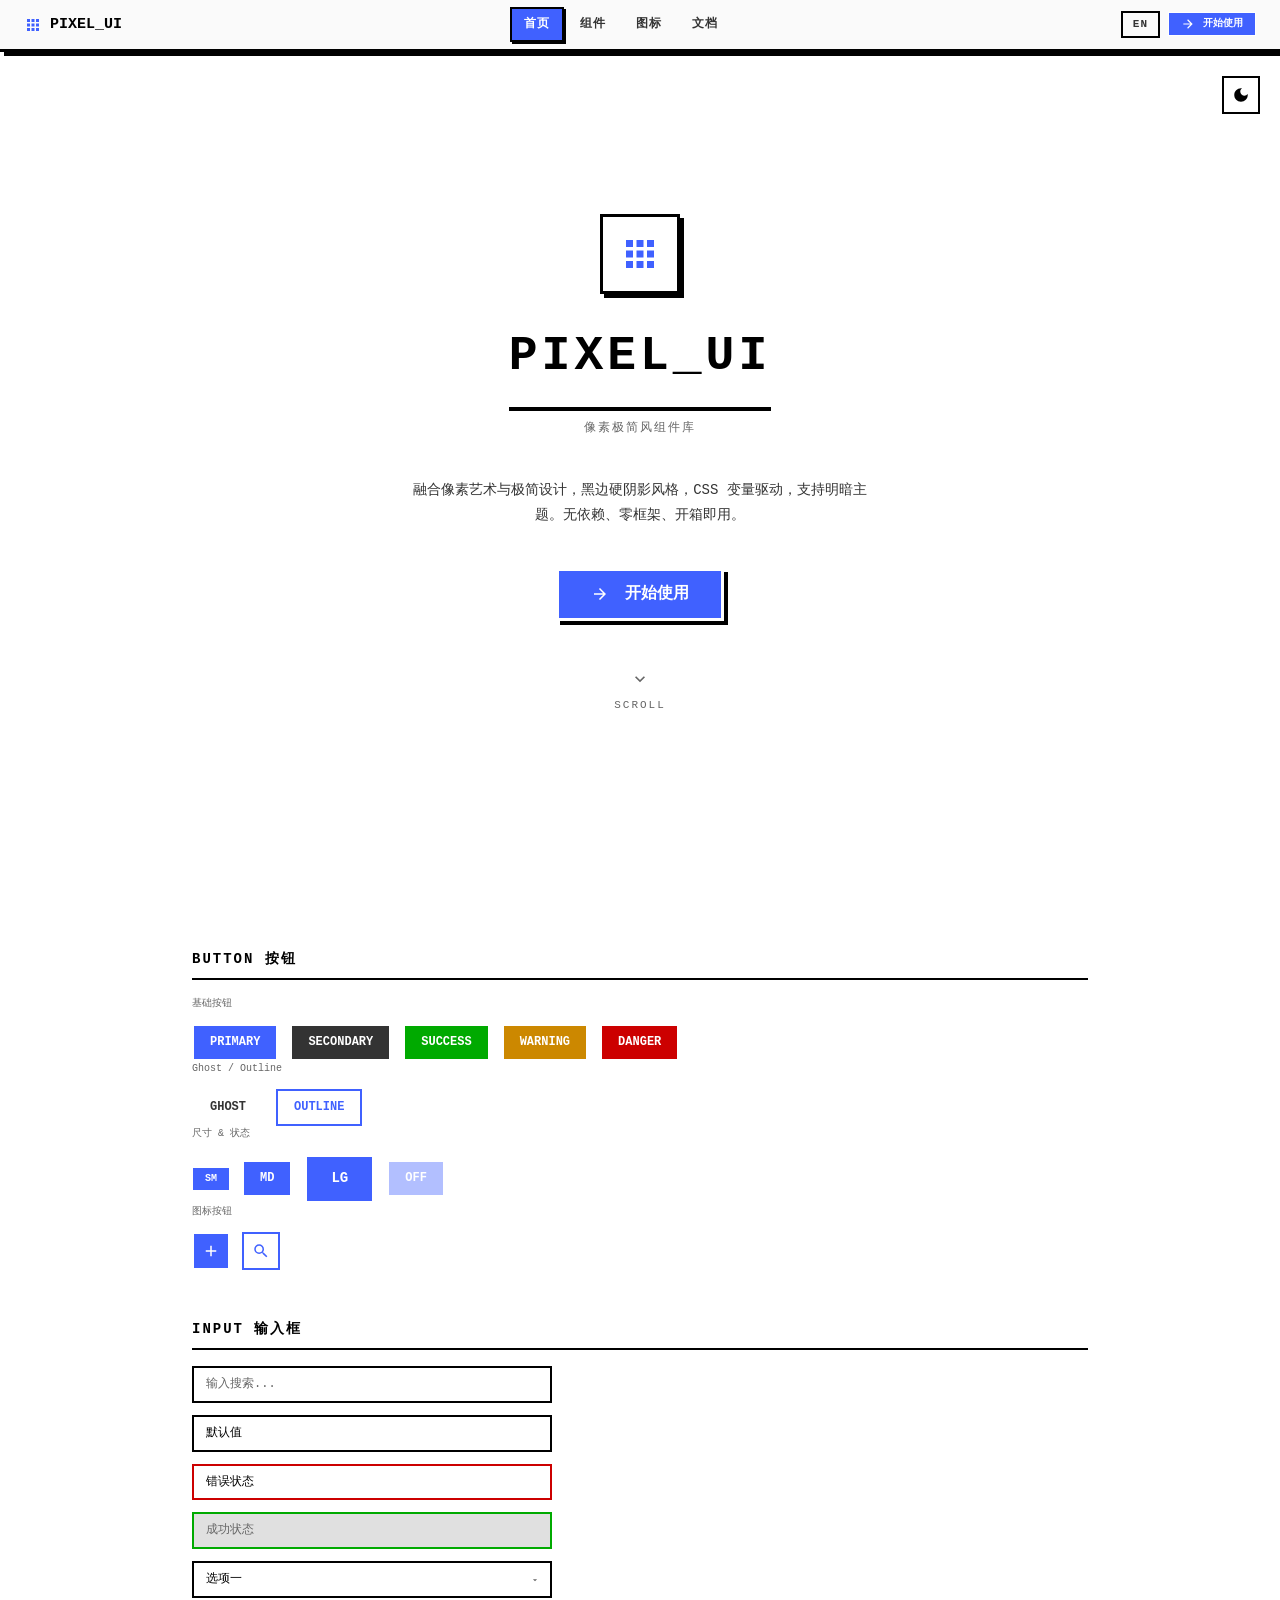
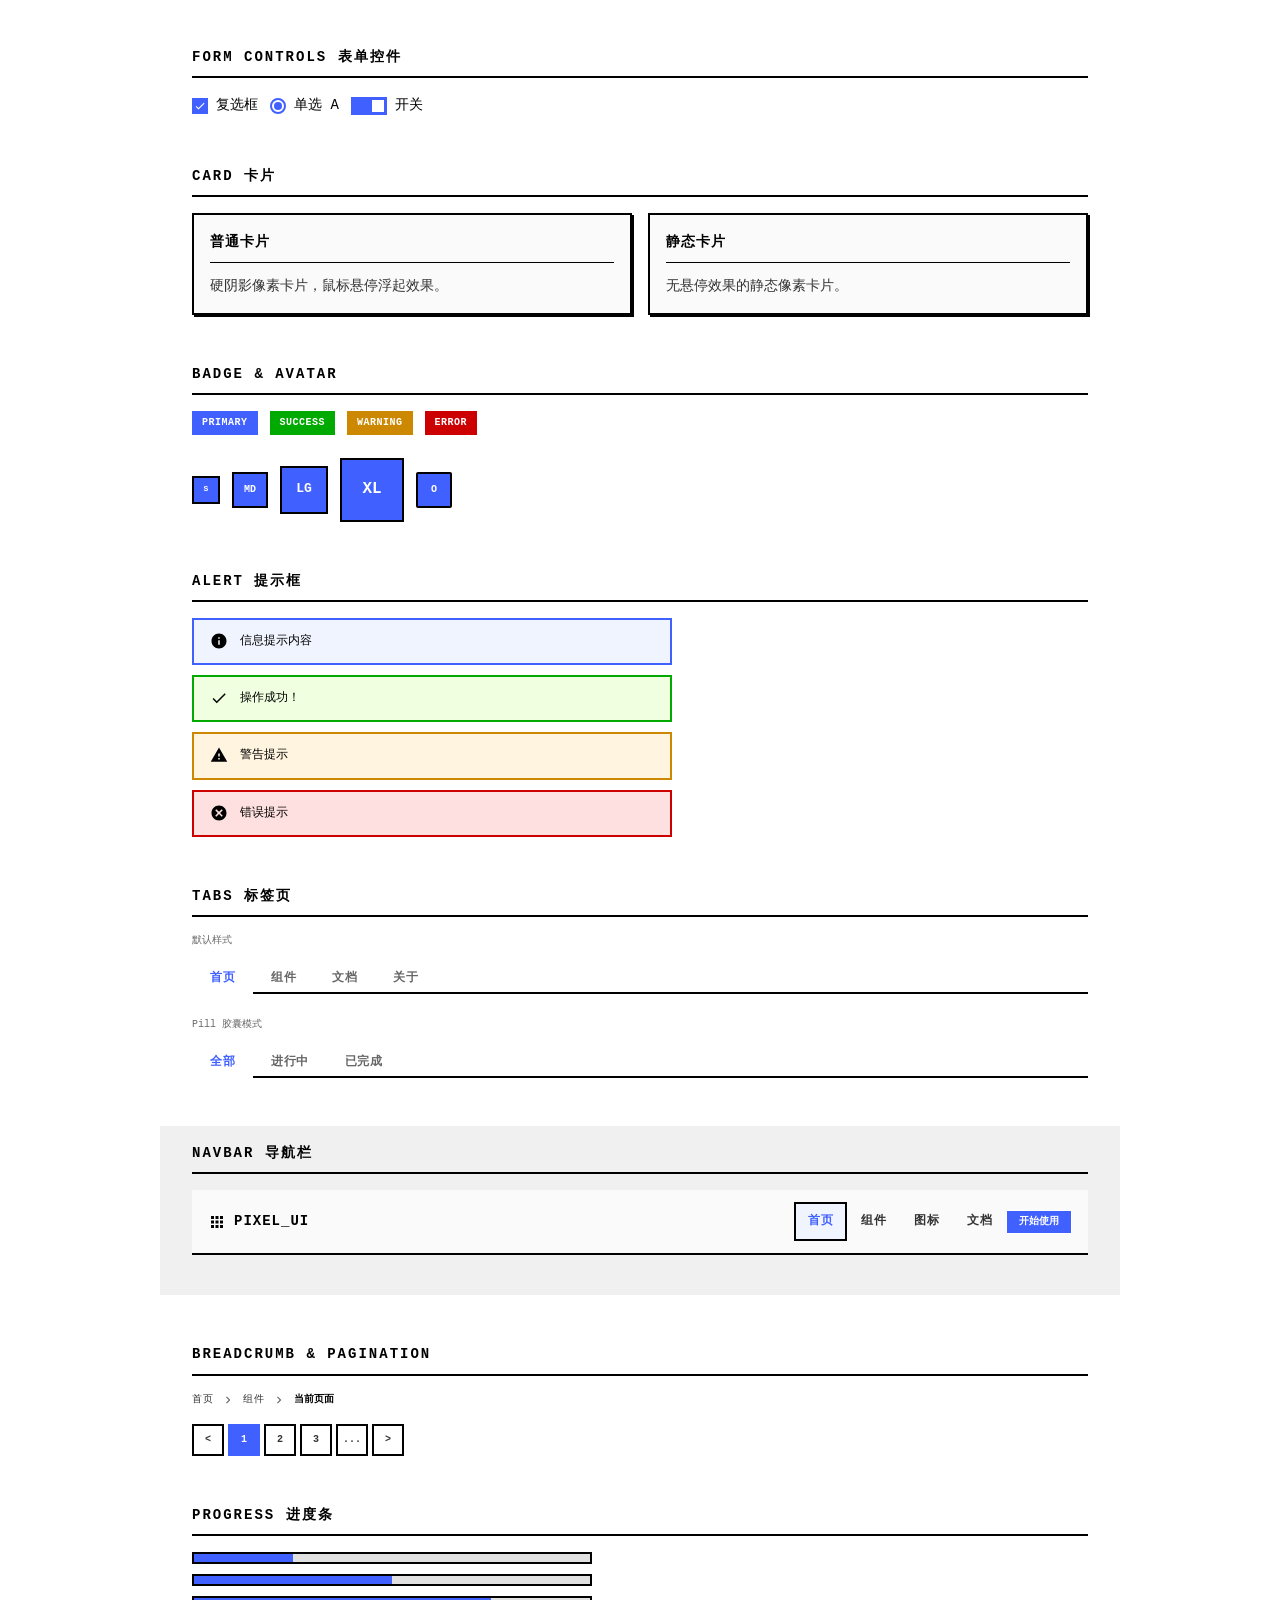
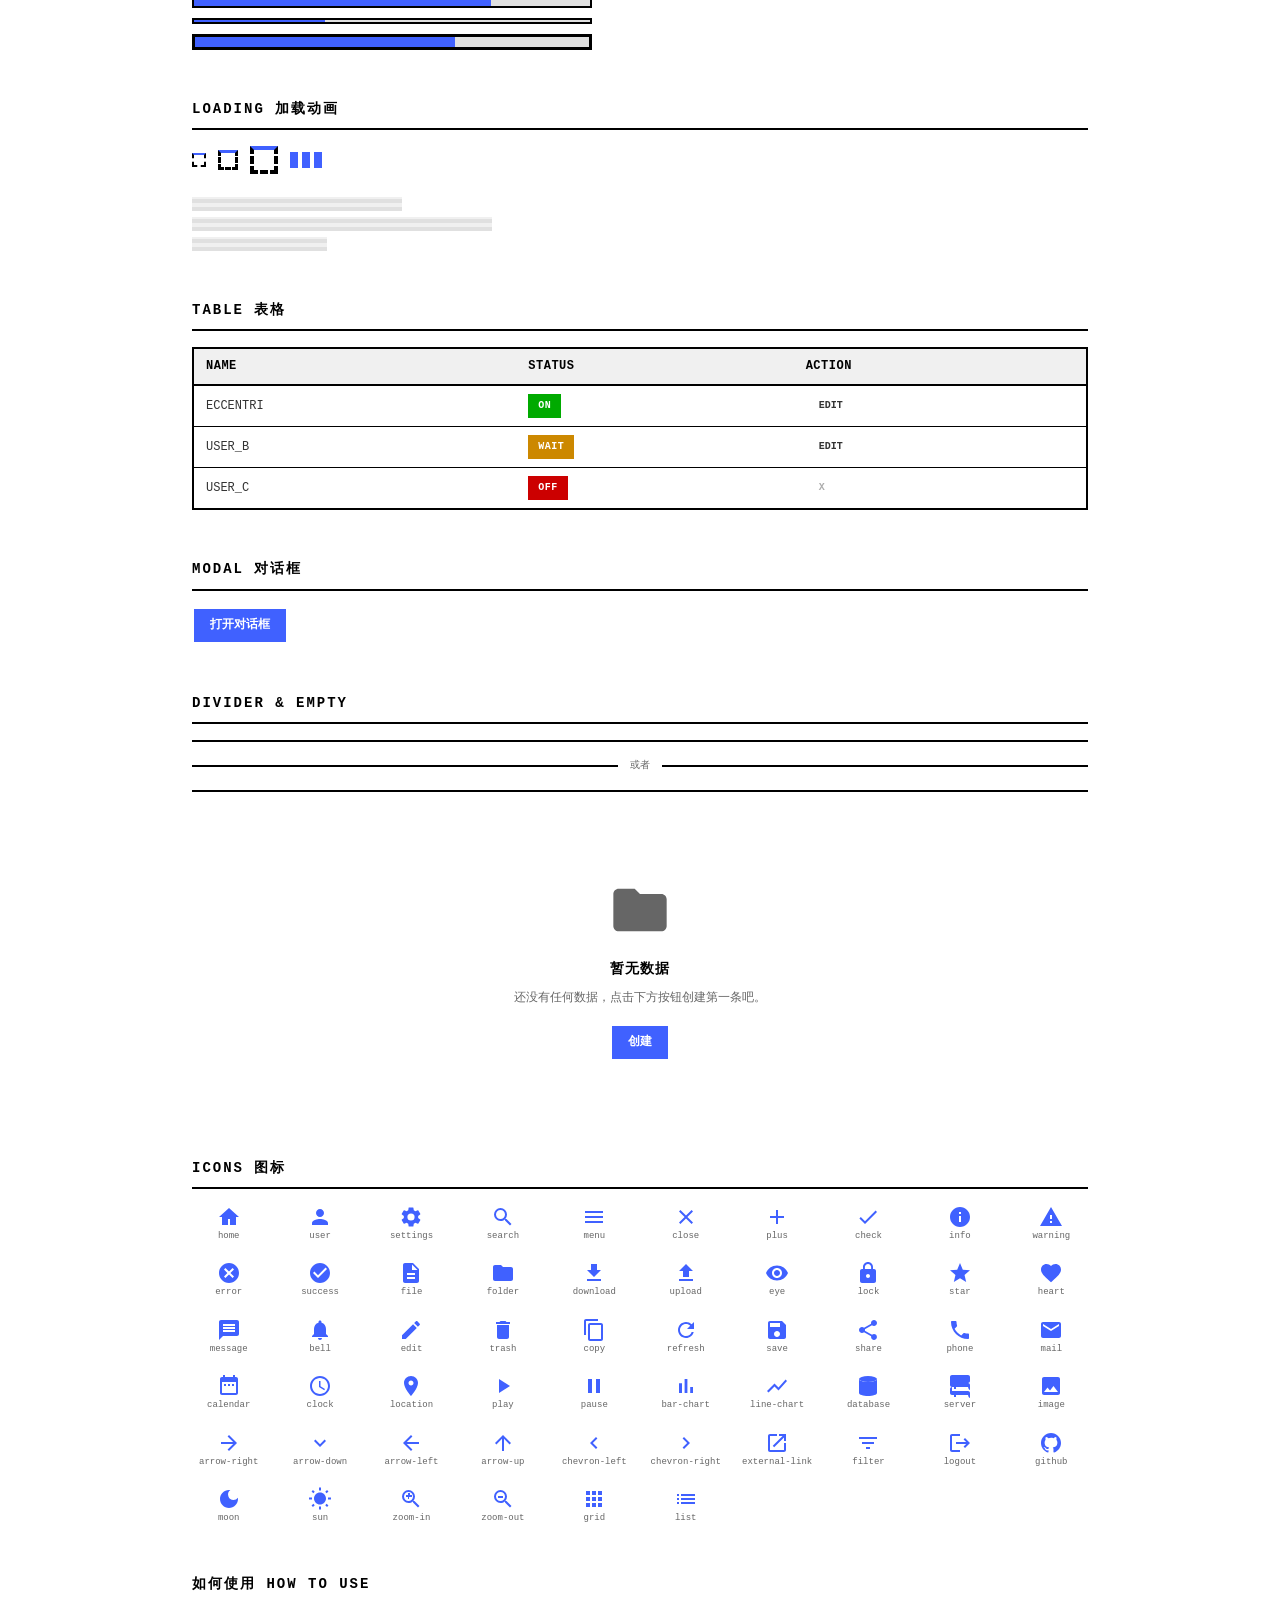
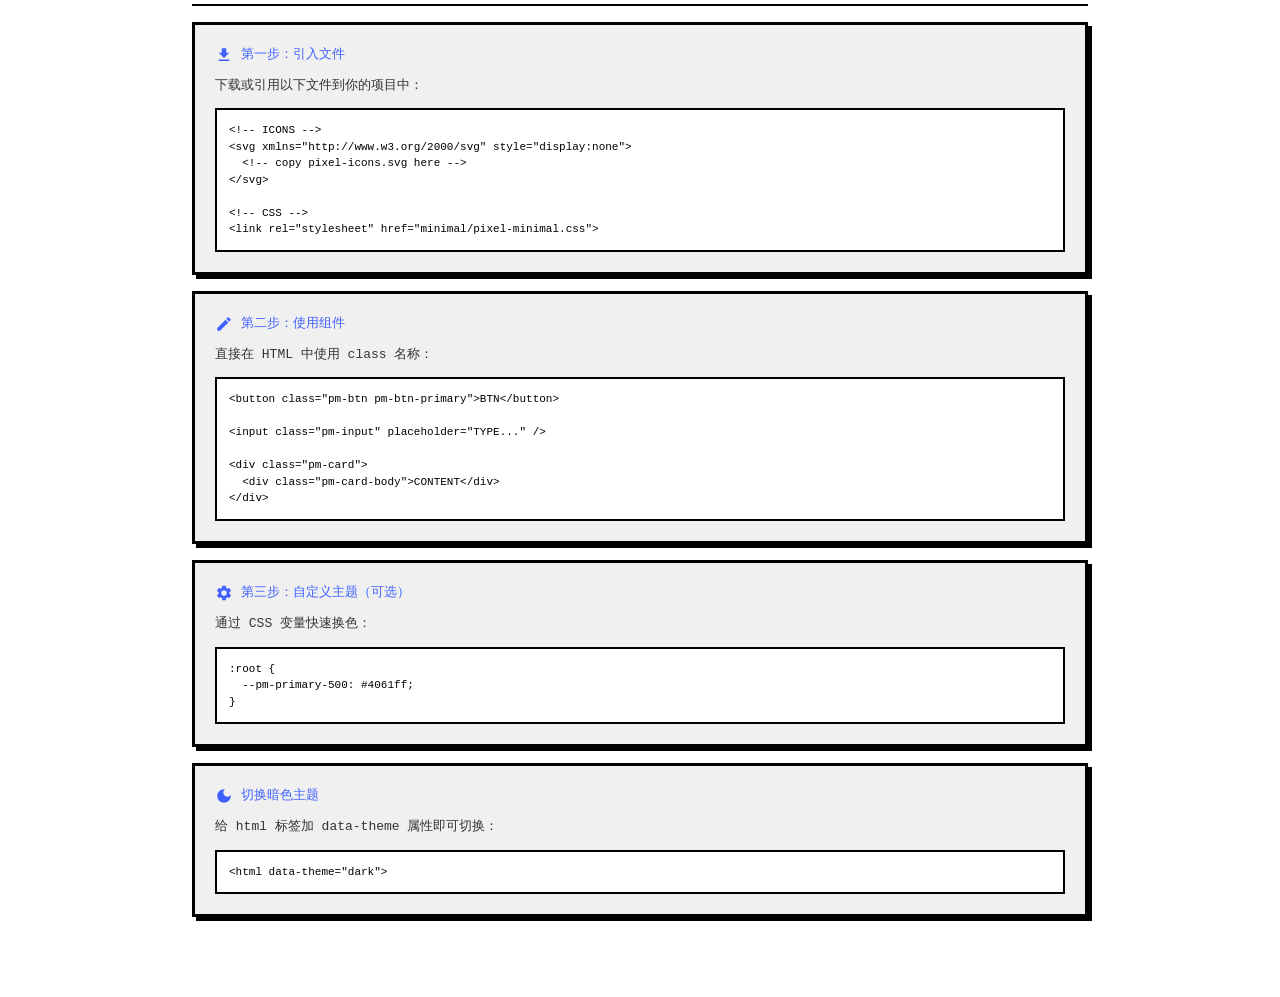
<file: minimal/index.html>
<!DOCTYPE html>
<html lang="zh-CN" data-theme="light">
<head>
  <meta charset="UTF-8">
  <meta name="viewport" content="width=device-width, initial-scale=1.0">
  <title data-i18n="page_title">Pixel Minimal UI — 组件演示</title>
  <link rel="stylesheet" href="pixel-minimal.css">
  <style>
    body { padding: 32px; max-width: 960px; margin: 0 auto; }
    section { margin-bottom: 48px; }
    h2 { font-size: var(--pm-text-base); color: var(--pm-text-primary); margin-bottom: 16px; text-transform: uppercase; letter-spacing: 2px; border-bottom: 2px solid var(--pm-border-color); padding-bottom: 8px; }
    h3 { font-size: var(--pm-text-xs); color: var(--pm-text-tertiary); margin-bottom: 12px; font-weight: var(--pm-font-normal); }
    .demo-row { display: flex; gap: 12px; flex-wrap: wrap; align-items: center; }
    .theme-toggle { position: fixed; top: 76px; right: 20px; z-index: 10002; }
    /* ===== 全局导航栏 ===== */
    .global-nav {
      position: fixed; top: 0; left: 0; right: 0;
      z-index: 10004;
      background: var(--pm-bg-elevated);
      border-bottom: 3px solid #000;
      padding: 0 24px;
      display: flex;
      align-items: center;
      justify-content: space-between;
      height: 52px;
      box-shadow: 4px 4px 0 #000;
    }
    .global-nav-brand {
      display: flex; align-items: center; gap: 8px;
      font-size: 15px; font-weight: 700;
      color: var(--pm-text-primary); text-decoration: none;
      font-family: var(--pm-font-mono), monospace;
    }
    .global-nav-links { display: flex; align-items: center; gap: 2px; }
    .global-nav-link {
      padding: 6px 12px; font-size: 12px; font-weight: 600;
      color: var(--pm-text-secondary); text-decoration: none;
      border: 2px solid transparent;
      transition: all 0s; /* 硬切 */
      letter-spacing: 1px;
      text-transform: uppercase;
    }
    .global-nav-link:hover {
      color: var(--pm-text-primary);
      background: #000;
      color: #fff;
    }
    .global-nav-link.active {
      color: #fff;
      background: var(--pm-primary-500);
      border-color: #000;
      box-shadow: 2px 2px 0 #000;
    }
    .global-nav-actions { display: flex; align-items: center; gap: 8px; }
    .lang-toggle {
      cursor: pointer; background: none; color: var(--pm-text-secondary);
      border: 2px solid #000; padding: 4px 10px;
      border-radius: 0; font-size: 11px; font-weight: 700;
      transition: all 0s; line-height: 1.4;
      font-family: var(--pm-font-mono), monospace;
      letter-spacing: 1px;
      text-transform: uppercase;
    }
    .lang-toggle:hover { background: #000; color: #fff; }
    body { padding-top: 68px; }

    /* ===== Hero 首页区 ===== */
    #components, #icons, #how-to-use { scroll-margin-top: 76px; }
    #hero {
      display: flex;
      flex-direction: column;
      align-items: center;
      justify-content: center;
      text-align: center;
      padding: 80px 48px 120px;
      min-height: calc(100vh - 68px);
      box-sizing: border-box;
    }
    #hero .hero-logo {
      width: 80px; height: 80px;
      margin-bottom: 24px;
      color: var(--pm-primary-500);
      border: 3px solid #000;
      padding: 16px;
      box-shadow: 4px 4px 0 #000;
    }
    #hero .hero-title {
      font-size: 48px;
      font-weight: 900;
      color: var(--pm-text-primary);
      letter-spacing: 4px;
      text-transform: uppercase;
      font-family: var(--pm-font-mono), monospace;
      margin-bottom: 8px;
      border-bottom: 4px solid #000;
      padding-bottom: 12px;
    }
    #hero .hero-subtitle {
      font-size: var(--pm-text-sm);
      color: var(--pm-text-tertiary);
      font-family: var(--pm-font-mono), monospace;
      margin-bottom: 40px;
      letter-spacing: 2px;
      text-transform: uppercase;
    }
    #hero .hero-desc {
      max-width: 480px;
      color: var(--pm-text-secondary);
      margin-bottom: 40px;
      line-height: 1.8;
      font-size: 14px;
    }
    /* 滚动指示器 */
    .scroll-hint {
      display: flex;
      flex-direction: column;
      align-items: center;
      gap: 8px;
      color: var(--pm-text-tertiary);
      font-size: 11px;
      font-family: var(--pm-font-mono), monospace;
      letter-spacing: 2px;
      text-transform: uppercase;
      animation: bounce 2s infinite;
      margin-top: 48px;
    }
    @keyframes bounce {
      0%,100%{transform:translateY(0);}
      50%{transform:translateY(8px);}
    }
  </style>
</head>
<body>

<!-- 全局导航栏 -->
<nav class="global-nav">
  <span class="global-nav-brand">
    <svg class="pm-icon" style="color:var(--pm-primary-500)"><use href="#pm-icon-grid"></use></svg>
    PIXEL_UI
  </span>
  <div class="global-nav-links">
    <a href="#hero" class="global-nav-link active" data-i18n="nav_home">首页</a>
    <a href="#components" class="global-nav-link" data-i18n="nav_components">组件</a>
    <a href="#icons" class="global-nav-link" data-i18n="nav_icons">图标</a>
    <a href="#how-to-use" class="global-nav-link" data-i18n="nav_docs">文档</a>
  </div>
  <div class="global-nav-actions">
    <button class="lang-toggle" onclick="toggleLang()" id="lang-btn">EN</button>
    <a href="#how-to-use" class="pm-btn pm-btn-primary pm-btn-sm">
      <svg class="pm-icon" style="width:14px;height:14px;color:#fff"><use href="#pm-icon-arrow-right"></use></svg>
      <span data-i18n="nav_cta">开始使用</span>
    </a>
  </div>
</nav>

<!-- 图标 Sprite (内联) -->
<svg xmlns="http://www.w3.org/2000/svg" style="display:none">
<symbol id="pm-icon-home" viewBox="0 0 24 24"><path fill="currentColor" d="M12 3L2 12h3v8h6v-6h2v6h6v-8h3L12 3z"/></symbol>
<symbol id="pm-icon-user" viewBox="0 0 24 24"><path fill="currentColor" d="M12 12c2.21 0 4-1.79 4-4s-1.79-4-4-4-4 1.79-4 4 1.79 4 4 4zm0 2c-2.67 0-8 1.34-8 4v2h16v-2c0-2.66-5.33-4-8-4z"/></symbol>
<symbol id="pm-icon-settings" viewBox="0 0 24 24"><path fill="currentColor" d="M19.14 12.94c.04-.31.06-.63.06-.94 0-.31-.02-.63-.06-.94l2.03-1.58a.49.49 0 00.12-.61l-1.92-3.32a.49.49 0 00-.59-.22l-2.39.96c-.5-.38-1.03-.7-1.62-.94l-.36-2.54a.484.484 0 00-.48-.41h-3.84c-.24 0-.43.17-.47.41l-.36 2.54c-.59.24-1.13.57-1.62.94l-2.39-.96a.49.49 0 00-.59.22L2.74 8.87c-.12.21-.08.47.12.61l2.03 1.58c-.04.31-.06.63-.06.94s.02.63.06.94l-2.03 1.58a.49.49 0 00-.12.61l1.92 3.32c.12.22.37.29.59.22l2.39-.96c.5.38 1.03.7 1.62.94l.36 2.54c.05.24.24.41.48.41h3.84c.24 0 .44-.17.47-.41l.36-2.54c.59-.24 1.13-.56 1.62-.94l2.39.96c.22.08.47 0 .59-.22l1.92-3.32c.12-.22.07-.47-.12-.61l-2.01-1.58zM12 15.6A3.6 3.6 0 1115.6 12 3.6 3.6 0 0112 15.6z"/></symbol>
<symbol id="pm-icon-search" viewBox="0 0 24 24"><path fill="currentColor" d="M15.5 14h-.79l-.28-.27A6.471 6.471 0 0016 9.5 6.5 6.5 0 109.5 16c1.61 0 3.09-.59 4.23-1.57l.27.28v.79l5 4.99L20.49 19l-4.99-5zm-6 0C7.01 14 5 11.99 5 9.5S7.01 5 9.5 5 14 7.01 14 9.5 11.99 14 9.5 14z"/></symbol>
<symbol id="pm-icon-menu" viewBox="0 0 24 24"><path fill="currentColor" d="M3 18h18v-2H3v2zm0-5h18v-2H3v2zm0-7v2h18V6H3z"/></symbol>
<symbol id="pm-icon-close" viewBox="0 0 24 24"><path fill="currentColor" d="M19 6.41L17.59 5 12 10.59 6.41 5 5 6.41 10.59 12 5 17.59 6.41 19 12 13.41 17.59 19 19 17.59 13.41 12z"/></symbol>
<symbol id="pm-icon-plus" viewBox="0 0 24 24"><path fill="currentColor" d="M19 13h-6v6h-2v-6H5v-2h6V5h2v6h6v2z"/></symbol>
<symbol id="pm-icon-check" viewBox="0 0 24 24"><path fill="currentColor" d="M9 16.17L4.83 12l-1.42 1.41L9 19 21 7l-1.41-1.41z"/></symbol>
<symbol id="pm-icon-info" viewBox="0 0 24 24"><path fill="currentColor" d="M12 2C6.48 2 2 6.48 2 12s4.48 10 10 10 10-4.48 10-10S17.52 2 12 2zm1 15h-2v-6h2v6zm0-8h-2V7h2v2z"/></symbol>
<symbol id="pm-icon-warning" viewBox="0 0 24 24"><path fill="currentColor" d="M1 21h22L12 2 1 21zm12-3h-2v-2h2v2zm0-4h-2v-4h2v4z"/></symbol>
<symbol id="pm-icon-error" viewBox="0 0 24 24"><path fill="currentColor" d="M12 2C6.47 2 2 6.47 2 12s4.47 10 10 10 10-4.47 10-10S17.53 2 12 2zm5 13.59L15.59 17 12 13.41 8.41 17 7 15.59 10.41 12 7 8.41 8.41 7 12 10.41 15.59 7 17 8.41 13.41 12z"/></symbol>
<symbol id="pm-icon-success" viewBox="0 0 24 24"><path fill="currentColor" d="M12 2C6.48 2 2 6.48 2 12s4.48 10 10 10 10-4.48 10-10S17.52 2 12 2zm-2 15l-5-5 1.41-1.41L10 14.17l7.59-7.59L19 8l-9 9z"/></symbol>
<symbol id="pm-icon-file" viewBox="0 0 24 24"><path fill="currentColor" d="M14 2H6c-1.1 0-1.99.9-1.99 2L4 20c0 1.1.89 2 1.99 2H18c1.1 0 2-.9 2-2V8l-6-6zm2 16H8v-2h8v2zm0-4H8v-2h8v2zm-3-5V3.5L18.5 9H13z"/></symbol>
<symbol id="pm-icon-folder" viewBox="0 0 24 24"><path fill="currentColor" d="M10 4H4c-1.1 0-1.99.9-1.99 2L2 18c0 1.1.9 2 2 2h16c1.1 0 2-.9 2-2V8c0-1.1-.9-2-2-2h-8l-2-2z"/></symbol>
<symbol id="pm-icon-download" viewBox="0 0 24 24"><path fill="currentColor" d="M19 9h-4V3H9v6H5l7 7 7-7zM5 18v2h14v-2H5z"/></symbol>
<symbol id="pm-icon-upload" viewBox="0 0 24 24"><path fill="currentColor" d="M9 16h6v-6h4l-7-7-7 7h4zm-4 2h14v2H5z"/></symbol>
<symbol id="pm-icon-eye" viewBox="0 0 24 24"><path fill="currentColor" d="M12 4.5C7 4.5 2.73 7.61 1 12c1.73 4.39 6 7.5 11 7.5s9.27-3.11 11-7.5c-1.73-4.39-6-7.5-11-7.5zM12 17c-2.76 0-5-2.24-5-5s2.24-5 5-5 5 2.24 5 5-2.24 5-5 5zm0-8c-1.66 0-3 1.34-3 3s1.34 3 3 3 3-1.34 3-3-1.34-3-3-3z"/></symbol>
<symbol id="pm-icon-lock" viewBox="0 0 24 24"><path fill="currentColor" d="M18 8h-1V6c0-2.76-2.24-5-5-5S7 3.24 7 6v2H6c-1.1 0-2 .9-2 2v10c0 1.1.9 2 2 2h12c1.1 0 2-.9 2-2V10c0-1.1-.9-2-2-2zm-6 9c-1.1 0-2-.9-2-2s.9-2 2-2 2 .9 2 2-.9 2-2 2zm3.1-9H8.9V6c0-1.71 1.39-3.1 3.1-3.1 1.71 0 3.1 1.39 3.1 3.1v2z"/></symbol>
<symbol id="pm-icon-star" viewBox="0 0 24 24"><path fill="currentColor" d="M12 17.27L18.18 21l-1.64-7.03L22 9.24l-7.19-.61L12 2 9.19 8.63 2 9.24l5.46 4.73L5.82 21z"/></symbol>
<symbol id="pm-icon-heart" viewBox="0 0 24 24"><path fill="currentColor" d="M12 21.35l-1.45-1.32C5.4 15.36 2 12.28 2 8.5 2 5.42 4.42 3 7.5 3c1.74 0 3.41.81 4.5 2.09C13.09 3.81 14.76 3 16.5 3 19.58 3 22 5.42 22 8.5c0 3.78-3.4 6.86-8.55 11.54L12 21.35z"/></symbol>
<symbol id="pm-icon-message" viewBox="0 0 24 24"><path fill="currentColor" d="M20 2H4c-1.1 0-1.99.9-1.99 2L2 22l4-4h14c1.1 0 2-.9 2-2V4c0-1.1-.9-2-2-2zm-2 12H6v-2h12v2zm0-3H6V9h12v2zm0-3H6V6h12v2z"/></symbol>
<symbol id="pm-icon-bell" viewBox="0 0 24 24"><path fill="currentColor" d="M12 22c1.1 0 2-.9 2-2h-4c0 1.1.89 2 2 2zm6-6v-5c0-3.07-1.64-5.64-4.5-6.32V4c0-.83-.67-1.5-1.5-1.5s-1.5.67-1.5 1.5v.68C7.63 5.36 6 7.92 6 11v5l-2 2v1h16v-1l-2-2z"/></symbol>
<symbol id="pm-icon-edit" viewBox="0 0 24 24"><path fill="currentColor" d="M3 17.25V21h3.75L17.81 9.94l-3.75-3.75L3 17.25zM20.71 7.04c.39-.39.39-1.02 0-1.41l-2.34-2.34c-.39-.39-1.02-.39-1.41 0l-1.83 1.83 3.75 3.75 1.83-1.83z"/></symbol>
<symbol id="pm-icon-trash" viewBox="0 0 24 24"><path fill="currentColor" d="M6 19c0 1.1.9 2 2 2h8c1.1 0 2-.9 2-2V7H6v12zM19 4h-3.5l-1-1h-5l-1 1H5v2h14V4z"/></symbol>
<symbol id="pm-icon-copy" viewBox="0 0 24 24"><path fill="currentColor" d="M16 1H4c-1.1 0-2 .9-2 2v14h2V3h12V1zm3 4H8c-1.1 0-2 .9-2 2v14c0 1.1.9 2 2 2h11c1.1 0 2-.9 2-2V7c0-1.1-.9-2-2-2zm0 16H8V7h11v14z"/></symbol>
<symbol id="pm-icon-refresh" viewBox="0 0 24 24"><path fill="currentColor" d="M17.65 6.35A7.958 7.958 0 0012 4c-4.42 0-7.99 3.58-7.99 8s3.57 8 7.99 8c3.73 0 6.84-2.55 7.73-6h-2.08A5.99 5.99 0 0112 18c-3.31 0-6-2.69-6-6s2.69-6 6-6c1.66 0 3.14.69 4.22 1.78L13 11h7V4l-2.35 2.35z"/></symbol>
<symbol id="pm-icon-save" viewBox="0 0 24 24"><path fill="currentColor" d="M17 3H5c-1.11 0-2 .9-2 2v14c0 1.1.89 2 2 2h14c1.1 0 2-.9 2-2V7l-4-4zm-5 16c-1.66 0-3-1.34-3-3s1.34-3 3-3 3 1.34 3 3-1.34 3-3 3zm3-10H5V5h10v4z"/></symbol>
<symbol id="pm-icon-share" viewBox="0 0 24 24"><path fill="currentColor" d="M18 16.08c-.76 0-1.44.3-1.96.77L8.91 12.7c.05-.23.09-.46.09-.7s-.04-.47-.09-.7l7.05-4.11c.54.5 1.25.81 2.04.81 1.66 0 3-1.34 3-3s-1.34-3-3-3-3 1.34-3 3c0 .24.04.47.09.7L8.04 9.81C7.5 9.31 6.79 9 6 9c-1.66 0-3 1.34-3 3s1.34 3 3 3c.79 0 1.5-.31 2.04-.81l7.12 4.16c-.05.21-.08.43-.08.65 0 1.61 1.31 2.92 2.92 2.92 1.61 0 2.92-1.31 2.92-2.92s-1.31-2.92-2.92-2.92z"/></symbol>
<symbol id="pm-icon-phone" viewBox="0 0 24 24"><path fill="currentColor" d="M6.62 10.79c1.44 2.83 3.76 5.14 6.59 6.59l2.2-2.2c.27-.27.67-.36 1.02-.24 1.12.37 2.33.57 3.57.57.55 0 1 .45 1 1V20c0 .55-.45 1-1 1-9.39 0-17-7.61-17-17 0-.55.45-1 1-1h3.5c.55 0 1 .45 1 1 0 1.25.2 2.45.57 3.57.11.35.03.74-.25 1.02l-2.2 2.2z"/></symbol>
<symbol id="pm-icon-mail" viewBox="0 0 24 24"><path fill="currentColor" d="M20 4H4c-1.1 0-1.99.9-1.99 2L2 18c0 1.1.9 2 2 2h16c1.1 0 2-.9 2-2V6c0-1.1-.9-2-2-2zm0 4l-8 5-8-5V6l8 5 8-5v2z"/></symbol>
<symbol id="pm-icon-calendar" viewBox="0 0 24 24"><path fill="currentColor" d="M19 3h-1V1h-2v2H8V1H6v2H5c-1.11 0-1.99.9-1.99 2L3 19c0 1.1.89 2 2 2h14c1.1 0 2-.9 2-2V5c0-1.1-.9-2-2-2zm0 16H5V8h14v11zM9 10H7v2h2v-2zm4 0h-2v2h2v-2zm4 0h-2v2h2v-2z"/></symbol>
<symbol id="pm-icon-clock" viewBox="0 0 24 24"><path fill="currentColor" d="M11.99 2C6.47 2 2 6.48 2 12s4.47 10 9.99 10C17.52 22 22 17.52 22 12S17.52 2 11.99 2zM12 20c-4.42 0-8-3.58-8-8s3.58-8 8-8 8 3.58 8 8-3.58 8-8 8zm.5-13H11v6l5.25 3.15.75-1.23-4.5-2.67z"/></symbol>
<symbol id="pm-icon-location" viewBox="0 0 24 24"><path fill="currentColor" d="M12 2C8.13 2 5 5.13 5 9c0 5.25 7 13 7 13s7-7.75 7-13c0-3.87-3.13-7-7-7zm0 9.5c-1.38 0-2.5-1.12-2.5-2.5s1.12-2.5 2.5-2.5 2.5 1.12 2.5 2.5-1.12 2.5-2.5 2.5z"/></symbol>
<symbol id="pm-icon-play" viewBox="0 0 24 24"><path fill="currentColor" d="M8 5v14l11-7z"/></symbol>
<symbol id="pm-icon-pause" viewBox="0 0 24 24"><path fill="currentColor" d="M6 19h4V5H6v14zm8-14v14h4V5h-4z"/></symbol>
<symbol id="pm-icon-bar-chart" viewBox="0 0 24 24"><path fill="currentColor" d="M5 9.2h3V19H5V9.2zM10.6 5h2.8v14h-2.8V5zm5.6 8H19v6h-2.8v-6z"/></symbol>
<symbol id="pm-icon-line-chart" viewBox="0 0 24 24"><path fill="currentColor" d="M3.5 18.49l6-6.01 4 4L22 6.92l-1.41-1.41-7.09 7.97-4-4L2 16.99z"/></symbol>
<symbol id="pm-icon-database" viewBox="0 0 24 24"><ellipse cx="12" cy="5" rx="9" ry="3" fill="currentColor"/><path fill="currentColor" d="M3 5v14c0 1.66 4.03 3 9 3s9-1.34 9-3V5c0 1.66-4.03 3-9 3s-9-1.34-9-3zm0 7c0 1.66 4.03 3 9 3s9-1.34 9-3v-7c0 1.66-4.03 3-9 3s-9-1.34-9-3v7z"/></symbol>
<symbol id="pm-icon-server" viewBox="0 0 24 24"><path fill="currentColor" d="M4 1h16c1.1 0 2 .9 2 2v4c0 1.1-.9 2-2 2H4c-1.1 0-2-.9-2-2V3c0-1.1.9-2 2-2zm0 8h16c1.1 0 2 .9 2 2v4c0 1.1-.9 2-2-2H4c-1.1 0-2-.9-2-2v-4c0-1.1.9-2 2-2zm0 8h16c1.1 0 2 .9 2 2v4c0 1.1-.9 2-2-2H4c-1.1 0-2-.9-2-2v-4c0-1.1.9-2 2-2zM6 5h2v2H6V5zm0 8h2v2H6v-2zm0 8h2v2H6v-2z"/></symbol>
<symbol id="pm-icon-image" viewBox="0 0 24 24"><path fill="currentColor" d="M21 19V5c0-1.1-.9-2-2-2H5c-1.1 0-2 .9-2 2v14c0 1.1.9 2 2 2h14c1.1 0 2-.9 2-2zM8.5 13.5l2.5 3.01L14.5 12l4.5 6H5l3.5-4.5z"/></symbol>
<symbol id="pm-icon-arrow-right" viewBox="0 0 24 24"><path fill="currentColor" d="M12 4l-1.41 1.41L16.17 11H4v2h12.17l-5.58 5.59L12 20l8-8z"/></symbol>
<symbol id="pm-icon-arrow-down" viewBox="0 0 24 24"><path fill="currentColor" d="M7.41 8.59L12 13.17l4.59-4.58L18 10l-6 6-6-6 1.41-1.41z"/></symbol>
<symbol id="pm-icon-arrow-left" viewBox="0 0 24 24"><path fill="currentColor" d="M20 11H7.83l5.59-5.59L12 4l-8 8 8 8 1.41-1.41L7.83 13H20v-2z"/></symbol>
<symbol id="pm-icon-arrow-up" viewBox="0 0 24 24"><path fill="currentColor" d="M4 12l1.41 1.41L11 7.83V20h2V7.83l5.58 5.59L20 12l-8-8-8 8z"/></symbol>
<symbol id="pm-icon-chevron-left" viewBox="0 0 24 24"><path fill="currentColor" d="M15.41 7.41L14 6l-6 6 6 6 1.41-1.41L10.83 12z"/></symbol>
<symbol id="pm-icon-chevron-right" viewBox="0 0 24 24"><path fill="currentColor" d="M10 6L8.59 7.41 13.17 12l-4.58 4.59L10 18l6-6z"/></symbol>
<symbol id="pm-icon-chevron-up" viewBox="0 0 24 24"><path fill="currentColor" d="M7.41 15.41L12 10.83l4.59 4.58L18 14l-6-6-6 6z"/></symbol>
<symbol id="pm-icon-chevron-down" viewBox="0 0 24 24"><path fill="currentColor" d="M7.41 8.59L12 13.17l4.59-4.58L18 10l-6 6-6-6z"/></symbol>
<symbol id="pm-icon-external-link" viewBox="0 0 24 24"><path fill="currentColor" d="M19 19H5V5h7V3H5c-1.11 0-2 .9-2 2v14c0 1.1.89 2 2 2h14c1.1 0 2-.9 2-2v-7h-2v7zM14 3v2h3.59l-9.83 9.83 1.41 1.41L19 6.41V10h2V3h-8z"/></symbol>
<symbol id="pm-icon-filter" viewBox="0 0 24 24"><path fill="currentColor" d="M10 18h4v-2h-4v2zM3 6v2h18V6H3zm3 7h12v-2H6v2z"/></symbol>
<symbol id="pm-icon-logout" viewBox="0 0 24 24"><path fill="currentColor" d="M17 7l-1.41 1.41L18.17 11H8v2h10.17l-2.58 2.58L17 17l5-5zM4 5h8V3H4c-1.1 0-2 .9-2 2v14c0 1.1.9 2 2 2h8v-2H4V5z"/></symbol>
<symbol id="pm-icon-github" viewBox="0 0 24 24"><path fill="currentColor" d="M12 2C6.477 2 2 6.477 2 12c0 4.42 2.865 8.17 6.839 9.49.5.092.682-.217.682-.482 0-.237-.008-.866-.013-1.7-2.782.603-3.369-1.34-3.369-1.34-.454-1.156-1.11-1.464-1.11-1.464-.908-.62.069-.608.069-.608 1.003.07 1.531 1.03 1.531 1.03.892 1.529 2.341 1.087 2.91.832.092-.647.35-1.088.636-1.338-2.22-.253-4.555-1.11-4.555-4.943 0-1.091.39-1.984 1.029-2.683-.103-.253-.446-1.27.098-2.647 0 0 .84-.269 2.75 1.025A9.578 9.578 0 0112 6.836c.85.004 1.705.114 2.504.336 1.909-1.294 2.747-1.025 2.747-1.025.546 1.377.203 2.394.1 2.647.64.699 1.028 1.592 1.028 2.683 0 3.842-2.339 4.687-4.566 4.935.359.309.678.919.678 1.852 0 1.336-.012 2.415-.012 2.743 0 .267.18.578.688.48C19.138 20.167 22 16.418 22 12c0-5.523-4.477-10-10-10z"/></symbol>
<symbol id="pm-icon-moon" viewBox="0 0 24 24"><path fill="currentColor" d="M12 3c-4.97 0-9 4.03-9 9s4.03 9 9 9 9-4.03 9-9c0-.46-.04-.92-.1-1.36a5.389 5.389 0 01-4.4 2.26 5.403 5.403 0 01-3.14-9.8c-.44-.06-.9-.1-1.36-.1z"/></symbol>
<symbol id="pm-icon-sun" viewBox="0 0 24 24"><path fill="currentColor" d="M6.76 4.84l-1.8-1.79-1.41 1.41 1.79 1.79 1.42-1.41zM4 10.5H1v2h3v-2zm9-9.95h-2V3.5h2V.55zm7.45 3.91l-1.41-1.41-1.79 1.79 1.41 1.41 1.79-1.79zm-3.21 13.7l1.79 1.8 1.41-1.41-1.8-1.79-1.4 1.4zM20 10.5v2h3v-2h-3zm-8-5c-3.31 0-6 2.69-6 6s2.69 6 6 6 6-2.69 6-6-2.69-6-6-6zm-1 16.95h2V19.5h-2v2.95zm-7.45-3.91l1.41 1.41 1.79-1.8-1.41-1.41-1.79 1.8z"/></symbol>
<symbol id="pm-icon-zoom-in" viewBox="0 0 24 24"><path fill="currentColor" d="M15.5 14h-.79l-.28-.27A6.471 6.471 0 0016 9.5 6.5 6.5 0 109.5 16c1.61 0 3.09-.59 4.23-1.57l.27.28v.79l5 4.99L20.49 19l-4.99-5zm-6 0C7.01 14 5 11.99 5 9.5S7.01 5 9.5 5 14 7.01 14 9.5 11.99 14 9.5 14zM12 10h-2v2H9v-2H7V8h2V6h2v2h2v2h-2z"/></symbol>
<symbol id="pm-icon-zoom-out" viewBox="0 0 24 24"><path fill="currentColor" d="M15.5 14h-.79l-.28-.27A6.471 6.471 0 0016 9.5 6.5 6.5 0 109.5 16c1.61 0 3.09-.59 4.23-1.57l.27.28v.79l5 4.99L20.49 19l-4.99-5zm-6 0C7.01 14 5 11.99 5 9.5S7.01 5 9.5 5 14 7.01 14 9.5 11.99 14 9.5 14zM7 9h5v2H7z"/></symbol>
<symbol id="pm-icon-grid" viewBox="0 0 24 24"><path fill="currentColor" d="M4 8h4V4H4v4zm6 12h4v-4h-4v4zm-6 0h4v-4H4v4zm0-6h4v-4H4v4zm6 0h4v-4h-4v4zm6-10v4h4V4h-4zm-6 4h4V4h-4v4zm6 6h4v-4h-4v4zm0 6h4v-4h-4v4z"/></symbol>
<symbol id="pm-icon-list" viewBox="0 0 24 24"><path fill="currentColor" d="M3 13h2v-2H3v2zm0 4h2v-2H3v2zm0-8h2V7H3v2zm4 4h14v-2H7v2zm0 4h14v-2H7v2zM7 7v2h14V7H7z"/></symbol>
<symbol id="pm-icon-inbox" viewBox="0 0 24 24"><path fill="currentColor" d="M19 3H5c-1.1 0-2 .9-2 2v14c0 1.1.9 2 2 2h14c1.1 0 2-.9 2-2V5c0-1.1-.9-2-2-2zm0 16H5V8l7 5 7-5v11zm-7-7L5 7h14l-7 5z"/></symbol>
</svg>

<button class="pm-btn pm-btn-icon theme-toggle" onclick="var t=document.documentElement.dataset.theme;t=t==='dark'?'light':'dark';document.documentElement.dataset.theme=t;localStorage.setItem('pixelui-theme',t);event.preventDefault();">
  <svg class="pm-icon"><use href="#pm-icon-moon"></use></svg>
</button>

<!-- ===== Hero 首页区 ===== -->
<section id="hero">
  <svg class="hero-logo" viewBox="0 0 24 24"><use href="#pm-icon-grid"></use></svg>
  <div class="hero-title">PIXEL_UI</div>
  <div class="hero-subtitle" data-i18n="hero_subtitle">像素极简风组件库</div>
  <p class="hero-desc" data-i18n="hero_desc">
    融合像素艺术与极简设计，黑边硬阴影风格，CSS 变量驱动，支持明暗主题。
    无依赖、零框架、开箱即用。
  </p>
  <a href="#components" class="pm-btn pm-btn-primary pm-btn-lg" style="font-size:16px;padding:12px 32px;box-shadow:4px 4px 0 #000;">
    <svg class="pm-icon" style="width:18px;height:18px;color:#fff;vertical-align:middle;margin-right:8px;"><use href="#pm-icon-arrow-right"></use></svg>
    <span data-i18n="hero_cta">开始使用</span>
  </a>
  <div class="scroll-hint">
    <svg style="width:20px;height:20px;"><use href="#pm-icon-chevron-down"></use></svg>
    SCROLL
  </div>
</section>

<!-- ===== 按钮 ===== -->
<section id="components">
  <h2 data-i18n="comp_button">Button 按钮</h2>
  <h3 data-i18n="comp_btn_basic">基础按钮</h3>
  <div class="demo-row">
    <button class="pm-btn pm-btn-primary">PRIMARY</button>
    <button class="pm-btn pm-btn-secondary">SECONDARY</button>
    <button class="pm-btn pm-btn-success">SUCCESS</button>
    <button class="pm-btn pm-btn-warning">WARNING</button>
    <button class="pm-btn pm-btn-danger">DANGER</button>
  </div>
  <h3 data-i18n="comp_btn_ghost">Ghost / Outline</h3>
  <div class="demo-row">
    <button class="pm-btn pm-btn-ghost">GHOST</button>
    <button class="pm-btn pm-btn-outline">OUTLINE</button>
  </div>
  <h3 data-i18n="comp_btn_size">尺寸 &amp; 状态</h3>
  <div class="demo-row">
    <button class="pm-btn pm-btn-primary pm-btn-sm">SM</button>
    <button class="pm-btn pm-btn-primary">MD</button>
    <button class="pm-btn pm-btn-primary pm-btn-lg">LG</button>
    <button class="pm-btn pm-btn-primary" disabled>OFF</button>
  </div>
  <h3 data-i18n="comp_btn_icon">图标按钮</h3>
  <div class="demo-row">
    <button class="pm-btn pm-btn-icon pm-btn-primary"><svg class="pm-icon"><use href="#pm-icon-plus"></use></svg></button>
    <button class="pm-btn pm-btn-icon pm-btn-outline"><svg class="pm-icon"><use href="#pm-icon-search"></use></svg></button>
  </div>
</section>

<!-- ===== 输入框 ===== -->
<section>
  <h2 data-i18n="comp_input">Input 输入框</h2>
  <div style="display:flex;flex-direction:column;gap:12px;max-width:360px;">
    <input class="pm-input" placeholder="TYPE HERE..." data-i18n-ph="input_placeholder" />
    <input class="pm-input" value="DEFAULT VALUE" data-i18n-val="input_default" />
    <input class="pm-input pm-input-error" value="ERROR STATE" data-i18n-val="input_error" />
    <input class="pm-input pm-input-success" value="OK STATE" disabled data-i18n-val="input_success" />
    <select class="pm-input pm-select" data-i18n-select="select_options">
      <option>OPTION_1</option><option>OPTION_2</option><option>OPTION_3</option>
    </select>
  </div>
</section>

<!-- ===== 表单 ===== -->
<section>
  <h2 data-i18n="comp_form">Form Controls 表单控件</h2>
  <div class="demo-row">
    <label class="pm-checkbox">
      <input type="checkbox" checked>
      <span class="pm-checkbox-box"><svg viewBox="0 0 24 24"><path fill="currentColor" d="M9 16.17L4.83 12l-1.42 1.41L9 19 21 7l-1.41-1.41z"/></svg></span>
      <span data-i18n="form_checkbox">复选框</span>
    </label>
    <label class="pm-radio">
      <input type="radio" name="r1" checked>
      <span class="pm-radio-dot"></span>
      <span data-i18n="form_radio">单选 A</span>
    </label>
    <label class="pm-switch">
      <input type="checkbox" checked>
      <span class="pm-switch-track"></span>
      <span data-i18n="form_switch">开关</span>
    </label>
  </div>
</section>

<!-- ===== 卡片 ===== -->
<section>
  <h2 data-i18n="comp_card">Card 卡片</h2>
  <div style="display:grid;grid-template-columns:repeat(auto-fit,minmax(240px,1fr));gap:16px;">
    <div class="pm-card pm-card-hover">
      <div class="pm-card-header">
        <span class="pm-card-title" data-i18n="card_normal_title">普通卡片</span>
        <svg class="pm-icon"><use href="#pm-icon-more-v"></use></svg>
      </div>
      <div class="pm-card-body" data-i18n="card_normal_desc">硬阴影像素卡片，鼠标悬停浮起效果。</div>
    </div>
    <div class="pm-card">
      <div class="pm-card-header">
        <span class="pm-card-title" data-i18n="card_static_title">静态卡片</span>
      </div>
      <div class="pm-card-body" data-i18n="card_static_desc">无悬停效果的静态像素卡片。</div>
    </div>
  </div>
</section>

<!-- ===== 徽章 & 头像 ===== -->
<section>
  <h2 data-i18n="comp_badge">Badge &amp; Avatar</h2>
  <div class="demo-row">
    <span class="pm-badge pm-badge-primary">PRIMARY</span>
    <span class="pm-badge pm-badge-success">SUCCESS</span>
    <span class="pm-badge pm-badge-warning">WARNING</span>
    <span class="pm-badge pm-badge-error">ERROR</span>
  </div><br/>
  <div class="demo-row">
    <div class="pm-avatar pm-avatar-sm">S</div>
    <div class="pm-avatar pm-avatar-md">MD</div>
    <div class="pm-avatar pm-avatar-lg">LG</div>
    <div class="pm-avatar pm-avatar-xl">XL</div>
    <div class="pm-avatar pm-avatar-circle pm-avatar-md">O</div>
  </div>
</section>

<!-- ===== Alert ===== -->
<section>
  <h2 data-i18n="comp_alert">Alert 提示框</h2>
  <div style="display:flex;flex-direction:column;gap:10px;max-width:480px;">
    <div class="pm-alert pm-alert-info"><svg class="pm-icon"><use href="#pm-icon-info"></use></svg> <span data-i18n="alert_info_text">信息提示内容</span></div>
    <div class="pm-alert pm-alert-success"><svg class="pm-icon"><use href="#pm-icon-check"></use></svg> <span data-i18n="alert_success_text">操作成功！</span></div>
    <div class="pm-alert pm-alert-warning"><svg class="pm-icon"><use href="#pm-icon-warning"></use></svg> <span data-i18n="alert_warning_text">警告提示</span></div>
    <div class="pm-alert pm-alert-error"><svg class="pm-icon"><use href="#pm-icon-error"></use></svg> <span data-i18n="alert_error_text">错误提示</span></div>
  </div>
</section>

<!-- ===== Tabs ===== -->
<section>
  <h2 data-i18n="comp_tabs">Tabs 标签页</h2>
  <h3 data-i18n="comp_tabs_default">默认样式</h3>
  <div class="pm-tabs">
    <button class="pm-tab pm-tab-active" data-i18n="tab_home">首页</button>
    <button class="pm-tab" data-i18n="tab_components">组件</button>
    <button class="pm-tab" data-i18n="tab_docs">文档</button>
    <button class="pm-tab" data-i18n="tab_about">关于</button>
  </div>
  <br/>
  <h3 data-i18n="comp_tabs_pill">Pill 胶囊模式</h3>
  <div class="pm-tabs pm-tabs-pill">
    <button class="pm-tab pm-tab-active" data-i18n="tab_all">全部</button>
    <button class="pm-tab" data-i18n="tab_active">进行中</button>
    <button class="pm-tab" data-i18n="tab_done">已完成</button>
  </div>
</section>

<!-- ===== Navbar ===== -->
<section style="margin-left:-32px;margin-right:-32px;padding:0 32px;padding-top:16px;padding-bottom:40px;background:var(--pm-bg-secondary);">
  <h2 data-i18n="comp_navbar">Navbar 导航栏</h2>
  <nav class="pm-navbar" style="position:relative;border-radius:0;">
    <a href="#" class="pm-navbar-brand"><svg class="pm-icon"><use href="#pm-icon-grid"></use></svg> PIXEL_UI</a>
    <div class="pm-navbar-nav">
      <a class="pm-nav-link pm-nav-link-active" data-i18n="nav_demo_home">首页</a>
      <a class="pm-nav-link" data-i18n="nav_demo_components">组件</a>
      <a class="pm-nav-link" data-i18n="nav_demo_icons">图标</a>
      <a class="pm-nav-link" data-i18n="nav_demo_docs">文档</a>
      <button class="pm-btn pm-btn-sm pm-btn-primary" data-i18n="nav_demo_cta">开始使用</button>
    </div>
  </nav>
</section>

<!-- ===== 分页 ===== -->
<section>
  <h2 data-i18n="comp_breadcrumb">Breadcrumb &amp; Pagination</h2>
  <nav class="pm-breadcrumb" style="margin-bottom:16px;">
    <a href="#" data-i18n="bc_home">首页</a>
    <span class="pm-breadcrumb-separator"><svg class="pm-icon" style="width:14px;height:14px;"><use href="#pm-icon-chevron-right"></use></svg></span>
    <a href="#" data-i18n="bc_components">组件</a>
    <span class="pm-breadcrumb-separator"><svg class="pm-icon" style="width:14px;height:14px;"><use href="#pm-icon-chevron-right"></use></svg></span>
    <span class="pm-breadcrumb-current" data-i18n="bc_current">当前页面</span>
  </nav>
  <nav class="pm-pagination">
    <a class="pm-page-item">&lt;</a>
    <a class="pm-page-item pm-page-active">1</a>
    <a class="pm-page-item">2</a>
    <a class="pm-page-item">3</a>
    <a class="pm-page-item">...</a>
    <a class="pm-page-item">&gt;</a>
  </nav>
</section>

<!-- ===== 进度条 ===== -->
<section>
  <h2 data-i18n="comp_progress">Progress 进度条</h2>
  <div style="display:flex;flex-direction:column;gap:10px;max-width:400px;">
    <div class="pm-progress"><div class="pm-progress-bar" style="width:25%"></div></div>
    <div class="pm-progress"><div class="pm-progress-bar" style="width:50%"></div></div>
    <div class="pm-progress"><div class="pm-progress-bar" style="width:75%"></div></div>
    <div class="pm-progress pm-progress-sm"><div class="pm-progress-bar" style="width:33%"></div></div>
    <div class="pm-progress pm-progress-lg"><div class="pm-progress-bar" style="width:66%"></div></div>
  </div>
</section>

<!-- ===== Loading ===== -->
<section>
  <h2 data-i18n="comp_loading">Loading 加载动画</h2>
  <div class="demo-row">
    <div class="pm-spinner pm-spinner-sm"></div>
    <div class="pm-spinner"></div>
    <div class="pm-spinner pm-spinner-lg"></div>
    <div class="pm-loading-blocks"><span></span><span></span><span></span></div>
  </div>
  <br/>
  <div style="max-width:300px;display:flex;flex-direction:column;gap:6px;">
    <div class="pm-skeleton" style="height:14px;width:70%"></div>
    <div class="pm-skeleton" style="height:14px;width:100%"></div>
    <div class="pm-skeleton" style="height:14px;width:45%"></div>
  </div>
</section>

<!-- ===== Table ===== -->
<section>
  <h2 data-i18n="comp_table">Table 表格</h2>
  <div class="pm-table-wrapper">
    <table class="pm-table">
      <thead>
        <tr><th>Name</th><th>Status</th><th>Action</th></tr>
      </thead>
      <tbody>
        <tr><td>ECCENTRI</td><td><span class="pm-badge pm-badge-success">ON</span></td><td><button class="pm-btn pm-btn-sm pm-btn-ghost">EDIT</button></td></tr>
        <tr><td>USER_B</td><td><span class="pm-badge pm-badge-warning">WAIT</span></td><td><button class="pm-btn pm-btn-sm pm-btn-ghost">EDIT</button></td></tr>
        <tr><td>USER_C</td><td><span class="pm-badge pm-badge-error">OFF</span></td><td><button class="pm-btn pm-btn-sm pm-btn-ghost" disabled>X</button></td></tr>
      </tbody>
    </table>
  </div>
</section>

<!-- ===== Modal ===== -->
<section>
  <h2 data-i18n="comp_modal">Modal 对话框</h2>
  <button class="pm-btn pm-btn-primary" onclick="document.getElementById('m').classList.add('pm-modal-overlay-open')" data-i18n="modal_open">打开对话框</button>
  <div id="m" class="pm-modal-overlay">
    <div class="pm-modal">
      <div class="pm-modal-header">
        <h3 data-i18n="modal_title">标题</h3>
        <button class="pm-modal-close" onclick="document.getElementById('m').classList.remove('pm-modal-overlay-open')">X</button>
      </div>
      <div class="pm-modal-body" data-i18n="modal_body">这是对话框的内容区域。</div>
      <div class="pm-modal-footer">
        <button class="pm-btn pm-btn-ghost" onclick="document.getElementById('m').classList.remove('pm-modal-overlay-open')" data-i18n="modal_cancel">取消</button>
        <button class="pm-btn pm-btn-primary" onclick="document.getElementById('m').classList.remove('pm-modal-overlay-open')" data-i18n="modal_confirm">确认</button>
      </div>
    </div>
  </div>
</section>

<!-- ===== 空状态 ===== -->
<section>
  <h2 data-i18n="comp_divider">Divider &amp; Empty</h2>
  <hr class="pm-divider" />
  <div class="pm-divider-text" data-i18n="divider_or">或者</div>
  <hr class="pm-divider" />
  <br/>
  <div class="pm-empty">
    <svg class="pm-empty-icon"><use href="#pm-icon-folder"></use></svg>
    <div class="pm-empty-title" data-i18n="empty_title">暂无数据</div>
    <div class="pm-empty-desc" data-i18n="empty_desc">还没有任何数据，点击下方按钮创建第一条吧。</div>
    <button class="pm-btn pm-btn-primary" data-i18n="empty_btn">创建</button>
  </div>
</section>

<!-- ===== Icons ===== -->
<section id="icons">
  <h2 data-i18n="comp_icons">Icons 图标</h2>
  <div id="icon-grid" style="display:grid;grid-template-columns:repeat(auto-fill,minmax(72px,1fr));gap:18px;justify-content:start;"></div>
</section>

<script>
const icons = ['home','user','settings','search','menu','close','plus','check','info','warning','error','success','file','folder','download','upload','eye','lock','star','heart','message','bell','edit','trash','copy','refresh','save','share','phone','mail','calendar','clock','location','play','pause','bar-chart','line-chart','database','server','image','arrow-right','arrow-down','arrow-left','arrow-up','chevron-left','chevron-right','external-link','filter','logout','github','moon','sun','zoom-in','zoom-out','grid','list'];
document.getElementById('icon-grid').innerHTML = icons.map(id =>
  `<div style="text-align:center;font-size:9px;color:var(--pm-text-tertiary)"><svg class="pm-icon pm-icon-lg" style="color:var(--pm-primary-500)"><use href="#pm-icon-${id}"></use></svg><div>${id}</div></div>`
).join('');
</script>

<!-- ===== 如何使用 ===== -->
<section id="how-to-use">
  <h2 data-i18n="doc_title">How To Use</h2>
  <div style="display:grid;gap:16px;">

    <div style="background:var(--pm-bg-secondary);padding:20px;border:3px solid #000;box-shadow:4px 4px 0 #000;">
      <h3 style="font-size:13px;color:var(--pm-primary-500);margin-bottom:10px;display:flex;align-items:center;gap:8px;font-family:var(--pm-font-mono),monospace;">
        <svg class="pm-icon" style="color:var(--pm-primary-500)"><use href="#pm-icon-download"></use></svg>
        <span data-i18n="doc_step1_title">第一步：引入文件</span>
      </h3>
      <p style="color:var(--pm-text-secondary);margin:0 0 12px;font-size:13px;" data-i18n="doc_step1_desc">下载或引用以下文件到你的项目中：</p>
      <pre style="background:#fff;border:2px solid #000;padding:12px;overflow-x:auto;font-size:11px;line-height:1.5;margin:8px 0 0;font-family:'Courier New',monospace;"><code>&lt;!-- ICONS --&gt;
&lt;svg xmlns="http://www.w3.org/2000/svg" style="display:none"&gt;
  &lt;!-- copy pixel-icons.svg here --&gt;
&lt;/svg&gt;

&lt;!-- CSS --&gt;
&lt;link rel="stylesheet" href="minimal/pixel-minimal.css"&gt;</code></pre>
    </div>

    <div style="background:var(--pm-bg-secondary);padding:20px;border:3px solid #000;box-shadow:4px 4px 0 #000;">
      <h3 style="font-size:13px;color:var(--pm-primary-500);margin-bottom:10px;display:flex;align-items:center;gap:8px;font-family:var(--pm-font-mono),monospace;">
        <svg class="pm-icon" style="color:var(--pm-primary-500)"><use href="#pm-icon-edit"></use></svg>
        <span data-i18n="doc_step2_title">第二步：使用组件</span>
      </h3>
      <p style="color:var(--pm-text-secondary);margin:0 0 12px;font-size:13px;" data-i18n="doc_step2_desc">直接在 HTML 中使用 class 名称：</p>
      <pre style="background:#fff;border:2px solid #000;padding:12px;overflow-x:auto;font-size:11px;line-height:1.5;margin:8px 0 0;font-family:'Courier New',monospace;"><code>&lt;button class="pm-btn pm-btn-primary"&gt;BTN&lt;/button&gt;

&lt;input class="pm-input" placeholder="TYPE..." /&gt;

&lt;div class="pm-card"&gt;
  &lt;div class="pm-card-body"&gt;CONTENT&lt;/div&gt;
&lt;/div&gt;</code></pre>
    </div>

    <div style="background:var(--pm-bg-secondary);padding:20px;border:3px solid #000;box-shadow:4px 4px 0 #000;">
      <h3 style="font-size:13px;color:var(--pm-primary-500);margin-bottom:10px;display:flex;align-items:center;gap:8px;font-family:var(--pm-font-mono),monospace;">
        <svg class="pm-icon" style="color:var(--pm-primary-500)"><use href="#pm-icon-settings"></use></svg>
        <span data-i18n="doc_step3_title">第三步：自定义主题（可选）</span>
      </h3>
      <p style="color:var(--pm-text-secondary);margin:0 0 12px;font-size:13px;" data-i18n="doc_step3_desc">通过 CSS 变量快速换色：</p>
      <pre style="background:#fff;border:2px solid #000;padding:12px;overflow-x:auto;font-size:11px;line-height:1.5;margin:8px 0 0;font-family:'Courier New',monospace;"><code>:root {
  --pm-primary-500: #4061ff;
}</code></pre>
    </div>

    <div style="background:var(--pm-bg-secondary);padding:20px;border:3px solid #000;box-shadow:4px 4px 0 #000;">
      <h3 style="font-size:13px;color:var(--pm-primary-500);margin-bottom:10px;display:flex;align-items:center;gap:8px;font-family:var(--pm-font-mono),monospace;">
        <svg class="pm-icon" style="color:var(--pm-primary-500)"><use href="#pm-icon-moon"></use></svg>
        <span data-i18n="doc_step4_title">切换暗色主题</span>
      </h3>
      <p style="color:var(--pm-text-secondary);margin:0 0 12px;font-size:13px;" data-i18n="doc_step4_desc">给 html 标签加 data-theme 属性即可切换：</p>
      <pre style="background:#fff;border:2px solid #000;padding:12px;overflow-x:auto;font-size:11px;line-height:1.5;margin:8px 0 0;font-family:'Courier New',monospace;"><code>&lt;html data-theme="dark"&gt;</code></pre>
    </div>

  </div>
</section>
<script>
/* ===== 主题持久化 ===== */
(function(){
  var saved = localStorage.getItem('pixelui-theme');
  if(saved) document.documentElement.dataset.theme = saved;
})();
/* ===== 滚动跟随导航 ===== */
(function(){
  var sections = document.querySelectorAll('section[id]');
  var navLinks = document.querySelectorAll('.global-nav-link');
  function setActive(id){
    navLinks.forEach(function(link){
      link.classList.toggle('active', link.getAttribute('href') === '#' + id);
    });
  }
  window.addEventListener('scroll', function(){
    var scrollY = window.scrollY;
    var current = 'hero';
    sections.forEach(function(sec){
      var top = sec.offsetTop - 100;
      if(scrollY >= top) current = sec.getAttribute('id');
    });
    setActive(current);
  }, {passive:true});
})();
</script>

<script>
/* ===== i18n 多语言 ===== */
const i18n = {
  zh: {
    nav_home: '首页', nav_components: '组件', nav_icons: '图标', nav_docs: '文档',
    nav_cta: '开始使用',
    hero_subtitle: '像素极简风组件库',
    hero_desc: '融合像素艺术与极简设计，黑边硬阴影风格，CSS 变量驱动，支持明暗主题。无依赖、零框架、开箱即用。',
    hero_cta: '开始使用',
    doc_title: '如何使用 How To Use',
    doc_step1_title: '第一步：引入文件', doc_step1_desc: '下载或引用以下文件到你的项目中：',
    doc_step2_title: '第二步：使用组件', doc_step2_desc: '直接在 HTML 中使用 class 名称：',
    doc_step3_title: '第三步：自定义主题（可选）', doc_step3_desc: '通过 CSS 变量快速换色：',
    doc_step4_title: '切换暗色主题', doc_step4_desc: '给 html 标签加 data-theme 属性即可切换：',
    // 组件区标题
    comp_button: 'Button 按钮', comp_btn_basic: '基础按钮', comp_btn_ghost: 'Ghost / Outline',
    comp_btn_size: '尺寸 & 状态', comp_btn_icon: '图标按钮',
    comp_input: 'Input 输入框', comp_form: 'Form Controls 表单控件',
    comp_card: 'Card 卡片', comp_badge: 'Badge & Avatar', comp_alert: 'Alert 提示框',
    comp_tabs: 'Tabs 标签页', comp_tabs_default: '默认样式', comp_tabs_pill: 'Pill 胶囊模式',
    tab_home: '首页', tab_components: '组件', tab_docs: '文档', tab_about: '关于',
    tab_all: '全部', tab_active: '进行中', tab_done: '已完成',
    comp_navbar: 'Navbar 导航栏', comp_breadcrumb: 'Breadcrumb & Pagination',
    comp_progress: 'Progress 进度条', comp_loading: 'Loading 加载动画',
    comp_table: 'Table 表格', comp_modal: 'Modal 对话框', modal_open: '打开对话框',
    modal_title: '标题', modal_body: '这是对话框的内容区域。', modal_cancel: '取消', modal_confirm: '确认',
    comp_divider: 'Divider & Empty', divider_or: '或者',
    empty_title: '暂无数据', empty_desc: '还没有任何数据，点击下方按钮创建第一条吧。', empty_btn: '创建',
    comp_icons: 'Icons 图标',
    // 组件区内容
    input_placeholder: '输入搜索...', input_default: '默认值', input_error: '错误状态', input_success: '成功状态',
    form_checkbox: '复选框', form_radio: '单选 A', form_switch: '开关',
    card_normal_title: '普通卡片', card_normal_desc: '硬阴影像素卡片，鼠标悬停浮起效果。',
    card_static_title: '静态卡片', card_static_desc: '无悬停效果的静态像素卡片。',
    alert_info_text: '信息提示内容', alert_success_text: '操作成功！',
    alert_warning_text: '警告提示', alert_error_text: '错误提示',
    // 导航栏演示
    nav_demo_home: '首页', nav_demo_components: '组件', nav_demo_icons: '图标',
    nav_demo_docs: '文档', nav_demo_cta: '开始使用',
    // 面包屑
    bc_home: '首页', bc_components: '组件', bc_current: '当前页面',
    // 下拉选项
    select_options: ['选项一','选项二','选项三'],
    // 页面标题
    page_title: 'Pixel Minimal UI — 组件演示'
  },
  en: {
    nav_home: 'Home', nav_components: 'Components', nav_icons: 'Icons', nav_docs: 'Docs',
    nav_cta: 'Get Started',
    hero_subtitle: 'Pixel Minimal Component Library',
    hero_desc: 'Blending pixel art with minimal design. Hard black borders, hard shadows, CSS variable driven. No dependencies, zero frameworks, ready to use.',
    hero_cta: 'Get Started',
    doc_title: 'How To Use',
    doc_step1_title: 'Step 1: Include Files', doc_step1_desc: 'Download or reference the following files to your project:',
    doc_step2_title: 'Step 2: Use Components', doc_step2_desc: 'Simply use class names in your HTML:',
    doc_step3_title: 'Step 3: Customize Theme (Optional)', doc_step3_desc: 'Quickly change colors via CSS variables:',
    doc_step4_title: 'Dark Mode', doc_step4_desc: 'Add data-theme attribute to html tag:',
    // Components titles
    comp_button: 'Button', comp_btn_basic: 'Basic Buttons', comp_btn_ghost: 'Ghost / Outline',
    comp_btn_size: 'Sizes & States', comp_btn_icon: 'Icon Buttons',
    comp_input: 'Input', comp_form: 'Form Controls',
    comp_card: 'Card', comp_badge: 'Badge & Avatar', comp_alert: 'Alert',
    comp_tabs: 'Tabs', comp_tabs_default: 'Default Style', comp_tabs_pill: 'Pill Mode',
    tab_home: 'Home', tab_components: 'Components', tab_docs: 'Docs', tab_about: 'About',
    tab_all: 'All', tab_active: 'Active', tab_done: 'Done',
    comp_navbar: 'Navbar', comp_breadcrumb: 'Breadcrumb & Pagination',
    comp_progress: 'Progress', comp_loading: 'Loading',
    comp_table: 'Table', comp_modal: 'Modal', modal_open: 'Open Modal',
    modal_title: 'Title', modal_body: 'This is the modal content area.', modal_cancel: 'Cancel', modal_confirm: 'Confirm',
    comp_divider: 'Divider & Empty', divider_or: 'OR',
    empty_title: 'No Data', empty_desc: 'No data available yet. Click below to create the first entry.', empty_btn: 'Create',
    comp_icons: 'Icons',
    // Components content
    input_placeholder: 'Type here...', input_default: 'Default Value', input_error: 'Error State', input_success: 'Success State',
    form_checkbox: 'Checkbox', form_radio: 'Radio A', form_switch: 'Switch',
    card_normal_title: 'Normal Card', card_normal_desc: 'Hard shadow pixel card with hover effect.',
    card_static_title: 'Static Card', card_static_desc: 'Static pixel card without hover.',
    alert_info_text: 'Info message', alert_success_text: 'Operation succeeded!',
    alert_warning_text: 'Warning message', alert_error_text: 'Error message',
    // Navbar demo
    nav_demo_home: 'Home', nav_demo_components: 'Components', nav_demo_icons: 'Icons',
    nav_demo_docs: 'Docs', nav_demo_cta: 'Get Started',
    // Breadcrumb
    bc_home: 'Home', bc_components: 'Components', bc_current: 'Current Page',
    // Select options
    select_options: ['Option 1','Option 2','Option 3'],
    // Page title
    page_title: 'Pixel Minimal UI — Components'
  }
};
var currentLang = localStorage.getItem('pixelui-lang') || 'zh';
function applyLang(lang) {
  currentLang = lang;
  // data-i18n → textContent
  document.querySelectorAll('[data-i18n]').forEach(function(el) {
    var key = el.getAttribute('data-i18n');
    if (i18n[lang] && i18n[lang][key]) { el.textContent = i18n[lang][key]; }
  });
  // data-i18n-ph → placeholder
  document.querySelectorAll('[data-i18n-ph]').forEach(function(el) {
    var key = el.getAttribute('data-i18n-ph');
    if (i18n[lang] && i18n[lang][key]) { el.placeholder = i18n[lang][key]; }
  });
  // data-i18n-val → value
  document.querySelectorAll('[data-i18n-val]').forEach(function(el) {
    var key = el.getAttribute('data-i18n-val');
    if (i18n[lang] && i18n[lang][key]) { el.value = i18n[lang][key]; }
  });
  // data-i18n-select → select options
  document.querySelectorAll('[data-i18n-select]').forEach(function(el) {
    var key = el.getAttribute('data-i18n-select');
    if (i18n[lang] && i18n[lang][key]) {
      var opts = i18n[lang][key];
      var children = el.querySelectorAll('option');
      children.forEach(function(opt, idx) {
        if (opts[idx]) opt.textContent = opts[idx];
      });
    }
  });
  // page title
  var titleEl = document.querySelector('title[data-i18n]');
  if (titleEl) {
    var tKey = titleEl.getAttribute('data-i18n');
    if (i18n[lang] && i18n[lang][tKey]) { document.title = i18n[lang][tKey]; }
  }
  document.getElementById('lang-btn').textContent = lang === 'zh' ? 'EN' : '\u4e2d';
  document.documentElement.lang = lang === 'zh' ? 'zh-CN' : 'en';
  localStorage.setItem('pixelui-lang', lang);
}
function toggleLang() { applyLang(currentLang === 'zh' ? 'en' : 'zh'); }
applyLang(currentLang);
</script>
</body>
</html>
</file>
<file: custom/pixel-custom.css>
/* ==========================================================================

   Pixel Custom UI - 自定义版组件库
   v3.0.0 | 前缀: --pc- / .pc-
   风格: 颜色完全可定制，CSS 变量驱动

   使用方法：修改 :root 中的变量即可更换整套皮肤

   ========================================================================== */

/* ==========================================================================
   1. CSS 变量 - 完全可定制的设计令牌
   ========================================================================== */

:root {
  /* ===== 字体 ===== */
  --pc-font-sans: 'Inter', -apple-system, BlinkMacSystemFont, 'Segoe UI', sans-serif;
  --pc-font-mono: 'JetBrains Mono', 'Fira Code', monospace;

  /* ===== 圆角（改这里统一控制所有圆角）===== */
  --pc-radius-sm: 4px;
  --pc-radius-md: 8px;
  --pc-radius-lg: 12px;
  --pc-radius-xl: 16px;
  --pc-radius-full: 9999px;

  /* ===== 边框宽度 ===== */
  --pc-border-width: 1px;
  --pc-border-width-md: 2px;

  /* ===== 过渡速度 ===== */
  --pc-transition-fast: 150ms ease;
  --pc-transition-normal: 250ms ease;
  --pc-transition-slow: 400ms ease;

  /* ===== 阴影（可自定义颜色）===== */
  --pc-shadow-sm: 0 2px 4px rgba(0, 0, 0, 0.04);
  --pc-shadow-md: 0 4px 12px rgba(0, 0, 0, 0.08);
  --pc-shadow-lg: 0 8px 24px rgba(0, 0, 0, 0.12);
  --pc-shadow-xl: 0 16px 48px rgba(0, 0, 0, 0.16);
  --pc-shadow-glow: 0 4px 20px var(--pc-primary);

  /* ===== 间距系统 (8px grid) ===== */
  --pc-space-1: 4px;
  --pc-space-2: 8px;
  --pc-space-3: 12px;
  --pc-space-4: 16px;
  --pc-space-5: 20px;
  --pc-space-6: 24px;
  --pc-space-8: 32px;
  --pc-space-10: 40px;
  --pc-space-12: 48px;
  --pc-space-16: 64px;

  /* ===== 字号 ===== */
  --pc-text-xs: 12px;
  --pc-text-sm: 14px;
  --pc-text-base: 16px;
  --pc-text-lg: 18px;
  --pc-text-xl: 20px;
  --pc-text-2xl: 24px;
  --pc-text-3xl: 30px;
  --pc-text-4xl: 36px;

  /* ===== 字重 ===== */
  --pc-font-normal: 400;
  --pc-font-medium: 500;
  --pc-font-semibold: 600;
  --pc-font-bold: 700;

  /* ===== 背景色 ===== */
  --pc-bg-primary: #ffffff;
  --pc-bg-secondary: #f8fafc;
  --pc-bg-tertiary: #f1f5f9;
  --pc-bg-elevated: #ffffff;

  /* ===== 文字色 ===== */
  --pc-text-primary: #0f172a;
  --pc-text-secondary: #475569;
  --pc-text-tertiary: #94a3b8;
  --pc-text-inverse: #ffffff;

  /* ===== 边框色 ===== */
  --pc-border-color: #e2e8f0;
  --pc-border-strong: #cbd5e1;

  /* ===== 主色调（改这个就能换整套主色）===== */
  --pc-primary: #6366f1;              /* 主色 - 默认靛蓝 */
  --pc-primary-light: #e0e7ff;       /* 主色浅色背景 */
  --pc-primary-hover: #4f46e5;       /* 主色悬停 */
  --pc-primary-active: #4338ca;      /* 主色激活 */
  --pc-primary-muted: #a5b4fc;       /* 主色弱化 */

  /* ===== 功能色（完全自定义）===== */
  --pc-success: #22c55e;             /* 成功 - 绿 */
  --pc-success-bg: #dcfce7;          /* 成功背景 */

  --pc-warning: #f59e0b;             /* 警告 - 黄 */
  --pc-warning-bg: #fef3c7;          /* 警告背景 */

  --pc-error: #ef4444;               /* 错误 - 红 */
  --pc-error-bg: #fee2e2;            /* 错误背景 */

  --pc-info: #0ea5e9;                /* 信息 - 蓝 */
  --pc-info-bg: #e0f2fe;             /* 信息背景 */

  /* ===== 组件特定颜色 ===== */
  /* 按钮 */
  --pc-btn-primary-bg: var(--pc-primary);
  --pc-btn-primary-color: #ffffff;
  --pc-btn-primary-hover: var(--pc-primary-hover);

  --pc-btn-ghost-bg: transparent;
  --pc-btn-ghost-hover-bg: var(--pc-primary-light);

  /* 输入框 */
  --pc-input-bg: var(--pc-bg-primary);
  --pc-input-border: var(--pc-border-color);
  --pc-input-focus-border: var(--pc-primary);
  --pc-input-focus-shadow: 0 0 0 3px color-mix(in srgb, var(--pc-primary) 15%, transparent);

  /* 卡片 */
  --pc-card-bg: var(--pc-bg-elevated);
  --pc-card-border: var(--pc-border-color);

  /* 标签页 */
  --pc-tab-active-color: var(--pc-primary);
  --pc-tab-active-border: var(--pc-primary);

  /* 进度条 */
  --pc-progress-bg: var(--pc-primary);
}

/* ===== 暗色主题变量覆盖 ===== */
[data-theme="dark"] {
  --pc-bg-primary: #0f172a;
  --pc-bg-secondary: #1e293b;
  --pc-bg-tertiary: #334155;
  --pc-bg-elevated: #1e293b;

  --pc-text-primary: #f1f5f9;
  --pc-text-secondary: #94a3b8;
  --pc-text-tertiary: #64748b;
  --pc-text-inverse: #0f172a;

  --pc-border-color: #334155;
  --pc-border-strong: #475569;

  --pc-primary: #818cf8;
  --pc-primary-light: rgba(99,102,241,0.15);
  --pc-primary-hover: #a5b4fc;
  --pc-primary-active: #c7d2fe;

  --pc-input-focus-shadow: 0 0 0 3px color-mix(in srgb, var(--pc-primary) 20%, transparent);

  --pc-shadow-sm: 0 2px 4px rgba(0,0,0,0.2);
  --pc-shadow-md: 0 4px 12px rgba(0,0,0,0.3);
  --pc-shadow-lg: 0 8px 24px rgba(0,0,0,0.4);
}

/* ==========================================================================
   2. 基础重置 & 工具类
   ========================================================================== */

*, *::before, *::after {
  box-sizing: border-box;
  margin: 0;
  padding: 0;
}

html { font-size: 16px; -webkit-font-smoothing: antialiased; }

body {
  font-family: var(--pc-font-sans);
  font-size: var(--pc-text-base);
  line-height: 1.6;
  color: var(--pc-text-primary);
  background-color: var(--pc-bg-primary);
}

/* Icon 强制最高层级 - Custom 版 */
.pc-icon,
svg[class*="pc-icon"] {
  position: relative;
  z-index: 9999 !important;
  display: inline-block;
  vertical-align: middle;
  color: currentColor;
}

.pc-icon { width: 20px; height: 20px; }
.pc-icon-sm { width: 16px; height: 16px; }
.pc-icon-md { width: 20px; height: 20px; }
.pc-icon-lg { width: 28px; height: 28px; }
.pc-icon-xl { width: 36px; height: 36px; }

/* 间距工具类 */
.p-m-0 { margin: 0 !important; }
.p-m-1 { margin: var(--pc-space-1) !important; }
.p-m-2 { margin: var(--pc-space-2) !important; }
.p-m-3 { margin: var(--pc-space-3) !important; }
.p-m-4 { margin: var(--pc-space-4) !important; }

.p-p-0 { padding: 0 !important; }
.p-p-1 { padding: var(--pc-space-1) !important; }
.p-p-2 { padding: var(--pc-space-2) !important; }
.p-p-3 { padding: var(--pc-space-3) !important; }
.p-p-4 { padding: var(--pc-space-4) !important; }

/* Flex/Grid/文字工具类 */
.p-flex { display: flex; }
.p-flex-col { flex-direction: column; }
.p-flex-wrap { flex-wrap: wrap; }
.p-items-center { align-items: center; }
.p-items-start { align-items: flex-start; }
.p-items-end { align-items: flex-end; }
.p-justify-center { justify-content: center; }
.p-justify-between { justify-content: space-between; }
.p-gap-1 { gap: var(--pc-space-1); }
.p-gap-2 { gap: var(--pc-space-2); }
.p-gap-3 { gap: var(--pc-space-3); }
.p-gap-4 { gap: var(--pc-space-4); }
.p-grid { display: grid; }

.p-text-center { text-align: center; }
.p-text-left { text-align: left; }
.p-text-right { text-align: right; }
.p-text-xs { font-size: var(--pc-text-xs); }
.p-text-sm { font-size: var(--pc-text-sm); }
.p-text-base { font-size: var(--pc-text-base); }
.p-text-lg { font-size: var(--pc-text-lg); }
.p-text-muted { color: var(--pc-text-tertiary); }
.p-font-medium { font-weight: var(--pc-font-medium); }
.p-font-semibold { font-weight: var(--pc-font-semibold); }
.p-font-bold { font-weight: var(--pc-font-bold); }

/* ==========================================================================
   3. 按钮 (Button)
   ========================================================================== */

.pc-btn {
  display: inline-flex;
  align-items: center;
  justify-content: center;
  gap: var(--pc-space-2);
  padding: var(--pc-space-2) var(--pc-space-4);
  font-family: var(--pc-font-sans);
  font-size: var(--pc-text-sm);
  font-weight: var(--pc-font-semibold);
  line-height: 1.5;
  border: 1px solid transparent;
  border-radius: var(--pc-radius-md);
  cursor: pointer;
  transition: all var(--pc-transition-fast);
  text-decoration: none;
  white-space: nowrap;
  user-select: none;
}

.pc-btn:hover { transform: translateY(-1px); box-shadow: var(--pc-shadow-md); }
.pc-btn:active { transform: translateY(0); box-shadow: none; }
.pc-btn:disabled { opacity: 0.5; cursor: not-allowed; transform: none; box-shadow: none; }

/* Primary */
.pc-btn-primary {
  background: var(--pc-btn-primary-bg);
  color: var(--pc-btn-primary-color);
}
.pc-btn-primary:hover { background: var(--pc-btn-primary-hover); }

/* Success / Warning / Error / Info */
.pc-btn-success { background: var(--pc-success); color: #fff; }
.pc-btn-warning { background: var(--pc-warning); color: #fff; }
.pc-btn-danger { background: var(--pc-error); color: #fff; }
.pc-btn-info { background: var(--pc-info); color: #fff; }

/* Ghost 幽灵按钮 */
.pc-btn-ghost {
  background: var(--pc-btn-ghost-bg);
  color: var(--pc-primary);
}
.pc-btn-ghost:hover { background: var(--pc-btn-ghost-hover-bg); }

/* Outline 线框按钮 */
.pc-btn-outline {
  background: transparent;
  color: var(--pc-primary);
  border-color: var(--pc-primary-muted);
}
.pc-btn-outline:hover { background: var(--pc-primary-light); }

/* 尺寸 */
.pc-btn-sm { padding: var(--pc-space-1) var(--pc-space-3); font-size: var(--pc-text-xs); border-radius: var(--pc-radius-sm); }
.pc-btn-lg { padding: var(--pc-space-3) var(--pc-space-6); font-size: var(--pc-text-base); border-radius: var(--pc-radius-lg); }

/* 图标按钮 */
.pc-btn-icon { padding: var(--pc-space-2); aspect-ratio: 1; border-radius: var(--pc-radius-md); }
.pc-btn-circle { border-radius: var(--pc-radius-full); }

/* 按钮组 */
.pc-btn-group { display: inline-flex; border-radius: var(--pc-radius-md); overflow: hidden; }
.pc-btn-group .pc-btn { border-radius: 0; margin-right: -1px; }
.pc-btn-group .pc-btn:first-child { border-radius: var(--pc-radius-md) 0 0 var(--pc-radius-md); }
.pc-btn-group .pc-btn:last-child { border-radius: 0 var(--pc-radius-md) var(--pc-radius-md) 0; }

/* ==========================================================================
   4. 输入框 (Input)
   ========================================================================== */

.pc-input-wrapper { position: relative; display: flex; align-items: center; }
.pc-input-prefix, .pc-input-suffix { display: flex; align-items: center; color: var(--pc-text-tertiary); padding: 0 var(--pc-space-2); }

.pc-input {
  width: 100%;
  padding: var(--pc-space-2) var(--pc-space-3);
  font-family: var(--pc-font-sans);
  font-size: var(--pc-text-sm);
  line-height: 1.5;
  color: var(--pc-text-primary);
  background: var(--pc-input-bg);
  border: 1px solid var(--pc-input-border);
  border-radius: var(--pc-radius-md);
  outline: none;
  transition: all var(--pc-transition-fast);
}
.pc-input::placeholder { color: var(--pc-text-tertiary); }
.pc-input:focus { border-color: var(--pc-input-focus-border); box-shadow: var(--pc-input-focus-shadow); }
.pc-input:disabled { background: var(--pc-bg-tertiary); cursor: not-allowed; color: var(--pc-text-tertiary); }
.pc-input-error { border-color: var(--pc-error); box-shadow: 0 0 0 3px color-mix(in srgb, var(--pc-error) 10%, transparent); }
.pc-input-success { border-color: var(--pc-success); box-shadow: 0 0 0 3px color-mix(in srgb, var(--pc-success) 10%, transparent); }

.pc-textarea { min-height: 80px; resize: vertical; }

.pc-select {
  appearance: none;
  background-image: url("data:image/svg+xml,%3Csvg xmlns='http://www.w3.org/2000/svg' width='12' height='12' viewBox='0 0 24 24' fill='%2394a3b8'%3E%3Cpath d='M7 10l5 5 5-5z'/%3E%3C/svg%3E");
  background-repeat: no-repeat; background-position: right 12px center; padding-right: 36px;
}

/* ==========================================================================
   5. 复选框 & 单选框 & 开关
   ========================================================================== */

.pc-checkbox { display: inline-flex; align-items: center; gap: var(--pc-space-2); cursor: pointer; user-select: none; }
.pc-checkbox input { position: absolute; opacity: 0; width: 0; height: 0; }
.pc-checkbox-box {
  width: 18px; height: 18px; border: 2px solid var(--pc-border-strong);
  border-radius: var(--pc-radius-sm); display: flex; align-items: center;
  justify-content: center; transition: all var(--pc-transition-fast); flex-shrink: 0;
  background: var(--pc-bg-primary);
}
.pc-checkbox input:checked + .pc-checkbox-box { background: var(--pc-primary); border-color: var(--pc-primary); }
.pc-checkbox input:checked + .pc-checkbox-box svg { display: block; }
.pc-checkbox-box svg { display: none; color: #fff; width: 12px; height: 12px; }
.pc-checkbox input:focus-visible + .pc-checkbox-box { box-shadow: var(--pc-input-focus-shadow); }

.pc-radio { display: inline-flex; align-items: center; gap: var(--pc-space-2); cursor: pointer; user-select: none; }
.pc-radio input { position: absolute; opacity: 0; width: 0; height: 0; }
.pc-radio-dot {
  width: 18px; height: 18px; border: 2px solid var(--pc-border-strong);
  border-radius: var(--pc-radius-full); display: flex; align-items: center;
  justify-content: center; transition: all var(--pc-transition-fast); flex-shrink: 0;
  background: var(--pc-bg-primary);
}
.pc-radio input:checked + .pc-radio-dot { border-color: var(--pc-primary); }
.pc-radio input:checked + .pc-radio-dot::after { content: ''; width: 10px; height: 10px; border-radius: var(--pc-radius-full); background: var(--pc-primary); }
.pc-radio input:focus-visible + .pc-radio-dot { box-shadow: var(--pc-input-focus-shadow); }

.pc-switch { display: inline-flex; align-items: center; gap: var(--pc-space-2); cursor: pointer; user-select: none; }
.pc-switch input { position: absolute; opacity: 0; width: 0; height: 0; }
.pc-switch-track {
  width: 44px; height: 24px; background: var(--pc-border-strong); border-radius: var(--pc-radius-full);
  position: relative; transition: all var(--pc-transition-fast);
}
.pc-switch-track::after {
  content: ''; position: absolute; top: 2px; left: 2px; width: 20px; height: 20px;
  background: #fff; border-radius: var(--pc-radius-full); transition: all var(--pc-transition-fast);
  box-shadow: 0 1px 3px rgba(0,0,0,0.15);
}
.pc-switch input:checked + .pc-switch-track { background: var(--pc-primary); }
.pc-switch input:checked + .pc-switch-track::after { left: 22px; }
.pc-switch input:focus-visible + .pc-switch-track { box-shadow: var(--pc-input-focus-shadow); }

/* ==========================================================================
   6. 卡片 (Card)
   ========================================================================== */

.pc-card {
  background: var(--pc-card-bg); border: 1px solid var(--pc-card-border);
  border-radius: var(--pc-radius-lg); padding: var(--pc-space-4);
  box-shadow: var(--pc-shadow-sm); transition: all var(--pc-transition-normal);
}
.pc-card-hover:hover { transform: translateY(-2px); box-shadow: var(--pc-shadow-lg); border-color: var(--pc-primary-muted); }
.pc-card-header { display: flex; align-items: center; justify-content: space-between; margin-bottom: var(--pc-space-3); }
.pc-card-title { font-size: var(--pc-text-lg); font-weight: var(--pc-font-semibold); color: var(--pc-text-primary); }
.pc-card-body { color: var(--pc-text-secondary); }
.pc-card-footer { margin-top: var(--pc-space-4); padding-top: var(--pc-space-3); border-top: 1px solid var(--pc-border-color); }

/* ==========================================================================
   7. 徽章 (Badge)
   ========================================================================== */

.pc-badge {
  display: inline-flex; align-items: center; gap: 4px; padding: 2px 10px;
  font-size: var(--pc-text-xs); font-weight: var(--pc-font-medium);
  border-radius: var(--pc-radius-full); white-space: nowrap;
}
.pc-badge-primary { background: var(--pc-primary-light); color: var(--pc-primary); }
.pc-badge-success { background: var(--pc-success-bg); color: var(--pc-success); }
.pc-badge-warning { background: var(--pc-warning-bg); color: var(--pc-warning); }
.pc-badge-error { background: var(--pc-error-bg); color: var(--pc-error); }
.pc-badge-info { background: var(--pc-info-bg); color: var(--pc-info); }
.pc-badge-dot { width: 8px; height: 8px; border-radius: var(--pc-radius-full); display: inline-block; background: var(--pc-primary); }

/* ==========================================================================
   8. 头像 (Avatar)
   ========================================================================== */

.pc-avatar {
  display: inline-flex; align-items: center; justify-content: center;
  overflow: hidden; border-radius: var(--pc-radius-full);
  background: var(--pc-primary); color: #fff;
  font-weight: var(--pc-font-semibold); flex-shrink: 0;
}
.pc-avatar img { width: 100%; height: 100%; object-fit: cover; }
.pc-avatar-sm { width: 32px; height: 32px; font-size: var(--pc-text-xs); }
.pc-avatar-md { width: 40px; height: 40px; font-size: var(--pc-text-sm); }
.pc-avatar-lg { width: 56px; height: 56px; font-size: var(--pc-text-lg); }
.pc-avatar-xl { width: 72px; height: 72px; font-size: var(--pc-text-xl); }
.pc-avatar-square { border-radius: var(--pc-radius-md); }
.pc-avatar-group { display: flex; }
.pc-avatar-group .pc-avatar:not(:first-child) { margin-left: -10px; border: 2px solid var(--pc-bg-primary); }

/* ==========================================================================
   9. 提示/警告框 (Alert)
   ========================================================================== */

.pc-alert { display: flex; gap: var(--pc-space-3); padding: var(--pc-space-3) var(--pc-space-4); border-radius: var(--pc-radius-md); border-left: 4px solid; font-size: var(--pc-text-sm); }
.pc-alert-info { background: var(--pc-info-bg); border-color: var(--pc-info); color: var(--pc-text-primary); }
.pc-alert-success { background: var(--pc-success-bg); border-color: var(--pc-success); color: var(--pc-text-primary); }
.pc-alert-warning { background: var(--pc-warning-bg); border-color: var(--pc-warning); color: var(--pc-text-primary); }
.pc-alert-error { background: var(--pc-error-bg); border-color: var(--pc-error); color: var(--pc-text-primary); }

/* ==========================================================================
   10. 标签页 (Tabs)
   ========================================================================== */

.pc-tabs { display: flex; border-bottom: 1px solid var(--pc-border-color); gap: var(--pc-space-1); }
.pc-tab {
  padding: var(--pc-space-2) var(--pc-space-4); font-size: var(--pc-text-sm);
  font-weight: var(--pc-font-medium); color: var(--pc-text-secondary);
  border: none; background: none; cursor: pointer; position: relative;
  transition: all var(--pc-transition-fast);
}
.pc-tab:hover { color: var(--pc-text-primary); }
.pc-tab-active { color: var(--pc-tab-active-color); font-weight: var(--pc-font-semibold); }
.pc-tab-active::after { content: ''; position: absolute; bottom: -1px; left: 0; right: 0; height: 2px; background: var(--pc-tab-active-border); border-radius: 2px 2px 0 0; }
.pc-tabs-pill .pc-tab { border-radius: var(--pc-radius-full); }
.pc-tabs-pill .pc-tab-active { background: var(--pc-primary); color: #fff; }
.pc-tabs-pill .pc-tab-active::after { display: none; }

/* ==========================================================================
   11. 导航栏 (Navbar)
   ========================================================================== */

.pc-navbar { display: flex; align-items: center; justify-content: space-between; padding: var(--pc-space-3) var(--pc-space-4); background: var(--pc-bg-elevated); border-bottom: 1px solid var(--pc-border-color); position: sticky; top: 0; z-index: 9998; }
.pc-navbar-brand { display: flex; align-items: center; gap: var(--pc-space-2); font-size: var(--pc-text-lg); font-weight: var(--pc-font-bold); color: var(--pc-text-primary); text-decoration: none; }
.pc-navbar-nav { display: flex; align-items: center; gap: var(--pc-space-1); }
.pc-nav-link { padding: var(--pc-space-1) var(--pc-space-3); font-size: var(--pc-text-sm); font-weight: var(--pc-font-medium); color: var(--pc-text-secondary); text-decoration: none; border-radius: var(--pc-radius-sm); transition: all var(--pc-transition-fast); }
.pc-nav-link:hover, .pc-nav-link-active { color: var(--pc-primary); background: var(--pc-primary-light); }

/* ==========================================================================
   12. 面包屑 (Breadcrumb)
   ========================================================================== */

.pc-breadcrumb { display: flex; align-items: center; gap: var(--pc-space-2); font-size: var(--pc-text-sm); color: var(--pc-text-tertiary); }
.pc-breadcrumb a { color: var(--pc-text-secondary); text-decoration: none; transition: color var(--pc-transition-fast); }
.pc-breadcrumb a:hover { color: var(--pc-primary); }
.pc-breadcrumb-separator { color: var(--pc-text-tertiary); }
.pc-breadcrumb-current { color: var(--pc-text-primary); font-weight: var(--pc-font-medium); }

/* ==========================================================================
   13. 分页 (Pagination)
   ========================================================================== */

.pc-pagination { display: flex; align-items: center; gap: var(--pc-space-1); }
.pc-page-item {
  min-width: 36px; height: 36px; display: inline-flex; align-items: center; justify-content: center;
  font-size: var(--pc-text-sm); font-weight: var(--pc-font-medium);
  color: var(--pc-text-secondary); border: 1px solid var(--pc-border-color);
  border-radius: var(--pc-radius-sm); background: var(--pc-bg-primary);
  cursor: pointer; text-decoration: none; transition: all var(--pc-transition-fast);
}
.pc-page-item:hover { border-color: var(--pc-primary-muted); color: var(--pc-primary); }
.pc-page-active { background: var(--pc-primary); color: #fff; border-color: transparent; }
.pc-page-disabled { opacity: 0.4; cursor: not-allowed; }

/* ==========================================================================
   14. 进度条 (Progress)
   ========================================================================== */

.pc-progress { width: 100%; height: 8px; background: var(--pc-bg-tertiary); border-radius: var(--pc-radius-full); overflow: hidden; }
.pc-progress-bar { height: 100%; background: var(--pc-progress-bg); border-radius: var(--pc-radius-full); transition: width var(--pc-transition-slow); }
.pc-progress-bar-animated { animation: pc-stripes 1s linear infinite; background-image: linear-gradient(45deg, rgba(255,255,255,.15) 25%, transparent 25%, transparent 50%, rgba(255,255,255,.15) 50%, rgba(255,255,255,.15) 75%, transparent 75%, transparent); background-size: 1rem 1rem; }
@keyframes pc-stripes { from { background-position: 1rem 0; } to { background-position: 0 0; } }
.pc-progress-sm { height: 4px; }
.pc-progress-lg { height: 12px; }

/* ==========================================================================
   15. 加载动画 (Loading)
   ========================================================================== */

.pc-spinner { width: 24px; height: 24px; border: 3px solid var(--pc-border-color); border-top-color: var(--pc-primary); border-radius: var(--pc-radius-full); animation: pc-spin 0.8s linear infinite; }
.pc-spinner-sm { width: 16px; height: 16px; border-width: 2px; }
.pc-spinner-lg { width: 36px; height: 36px; border-width: 4px; }
@keyframes pc-spin { to { transform: rotate(360deg); } }

.pc-dots { display: flex; gap: 6px; }
.pc-dots span { width: 8px; height: 8px; border-radius: var(--pc-radius-full); background: var(--pc-primary); animation: pc-bounce 1.4s ease-in-out infinite both; }
.pc-dots span:nth-child(1) { animation-delay: -0.32s; }
.pc-dots span:nth-child(2) { animation-delay: -0.16s; }
@keyframes pc-bounce { 0%,80%,100% { transform: scale(0.6); opacity: 0.4; } 40% { transform: scale(1); opacity: 1; } }

.pc-skeleton { background: linear-gradient(90deg, var(--pc-bg-tertiary) 25%, var(--pc-bg-secondary) 50%, var(--pc-bg-tertiary) 75%); background-size: 200% 100%; animation: pc-sk 1.5s ease-in-out infinite; border-radius: var(--pc-radius-sm); }
@keyframes pc-sk { from { background-position: 200% 0; } to { background-position: -200% 0; } }

/* ==========================================================================
   16. 表格 (Table)
   ========================================================================== */

.pc-table-wrapper { overflow-x: auto; border-radius: var(--pc-radius-md); border: 1px solid var(--pc-border-color); }
.pc-table { width: 100%; border-collapse: collapse; font-size: var(--pc-text-sm); }
.pc-table th { padding: var(--pc-space-3) var(--pc-space-4); text-align: left; font-weight: var(--pc-font-semibold); color: var(--pc-text-secondary); background: var(--pc-bg-secondary); border-bottom: 2px solid var(--pc-border-color); white-space: nowrap; }
.pc-table td { padding: var(--pc-space-3) var(--pc-space-4); border-bottom: 1px solid var(--pc-border-color); color: var(--pc-text-primary); }
.pc-table tbody tr:hover { background: var(--pc-bg-secondary); }
.pc-table tbody tr:last-child td { border-bottom: none; }
.pc-table-stripe tbody tr:nth-child(even) { background: var(--pc-bg-secondary); }

/* ==========================================================================
   17. 下拉菜单 (Dropdown)
   ========================================================================== */

.pc-dropdown { position: relative; display: inline-block; }
.pc-dropdown-menu {
  position: absolute; top: 100%; left: 0; margin-top: var(--pc-space-1);
  min-width: 180px; background: var(--pc-bg-elevated); border: 1px solid var(--pc-border-color);
  border-radius: var(--pc-radius-md); box-shadow: var(--pc-shadow-lg); padding: var(--pc-space-1) 0;
  z-index: 10000; opacity: 0; visibility: hidden; transform: translateY(-8px);
  transition: all var(--pc-transition-fast);
}
.pc-dropdown-open .pc-dropdown-menu { opacity: 1; visibility: visible; transform: translateY(0); }
.pc-dropdown-item { display: flex; align-items: center; gap: var(--pc-space-2); padding: var(--pc-space-2) var(--pc-space-3); font-size: var(--pc-text-sm); color: var(--pc-text-secondary); cursor: pointer; transition: all var(--pc-transition-fast); border: none; background: none; width: 100%; text-align: left; }
.pc-dropdown-item:hover { background: var(--pc-primary-light); color: var(--pc-primary); }
.pc-dropdown-divider { height: 1px; background: var(--pc-border-color); margin: var(--pc-space-1) 0; }

/* ==========================================================================
   18. 工具提示 (Tooltip)
   ========================================================================== */

.pc-tooltip { position: relative; display: inline-block; }
.pc-tooltip-text {
  position: absolute; bottom: calc(100% + 8px); left: 50%;
  transform: translateX(-50%) translateY(4px); padding: 6px 12px;
  font-size: var(--pc-text-xs); font-weight: var(--pc-font-medium); color: #fff;
  background: #1e293b; border-radius: var(--pc-radius-sm); white-space: nowrap;
  opacity: 0; visibility: hidden; transition: all var(--pc-transition-fast);
  z-index: 10001; pointer-events: none;
}
.pc-tooltip-text::after {
  content: ''; position: absolute; top: 100%; left: 50%;
  transform: translateX(-50%); border: 5px solid transparent; border-top-color: #1e293b;
}
.pc-tooltip:hover .pc-tooltip-text { opacity: 1; visibility: visible; transform: translateX(-50%) translateY(0); }

/* ==========================================================================
   19. Modal 对话框
   ========================================================================== */

.pc-modal-overlay {
  position: fixed; inset: 0; background: rgba(0,0,0,0.5); backdrop-filter: blur(4px);
  display: flex; align-items: center; justify-content: center; z-index: 10002;
  opacity: 0; visibility: hidden; transition: all var(--pc-transition-normal);
}
.pc-modal-overlay-open { opacity: 1; visibility: visible; }
.pc-modal {
  background: var(--pc-bg-elevated); border: 1px solid var(--pc-border-color);
  border-radius: var(--pc-radius-lg); max-width: 480px; width: 90%; max-height: 85vh;
  overflow-y: auto; box-shadow: var(--pc-shadow-xl); transform: scale(0.95);
  transition: all var(--pc-transition-normal);
}
.pc-modal-overlay-open .pc-modal { transform: scale(1); }
.pc-modal-header { display: flex; align-items: center; justify-content: space-between; padding: var(--pc-space-4) var(--pc-space-4) 0; }
.pc-modal-header h3 { font-size: var(--pc-text-lg); font-weight: var(--pc-font-semibold); }
.pc-modal-close { width: 32px; height: 32px; display: flex; align-items: center; justify-content: center; border: none; background: none; cursor: pointer; border-radius: var(--pc-radius-sm); color: var(--pc-text-tertiary); transition: all var(--pc-transition-fast); }
.pc-modal-close:hover { background: var(--pc-bg-tertiary); color: var(--pc-text-primary); }
.pc-modal-body { padding: var(--pc-space-4); color: var(--pc-text-secondary); font-size: var(--pc-text-sm); }
.pc-modal-footer { display: flex; justify-content: flex-end; gap: var(--pc-space-2); padding: 0 var(--pc-space-4) var(--pc-space-4); }

/* ==========================================================================
   20. 分割线 & 空状态
   ========================================================================== */

.pc-divider { border: none; height: 1px; background: var(--pc-border-color); margin: var(--pc-space-4) 0; }
.pc-divider-text { display: flex; align-items: center; gap: var(--pc-space-3); color: var(--pc-text-tertiary); font-size: var(--pc-text-sm); }
.pc-divider-text::before, .pc-divider-text::after { content: ''; flex: 1; height: 1px; background: var(--pc-border-color); }

.pc-empty { display: flex; flex-direction: column; align-items: center; justify-content: center; padding: var(--pc-space-12) var(--pc-space-4); text-align: center; }
.pc-empty-icon { width: 80px; height: 80px; color: var(--pc-text-tertiary); margin-bottom: var(--pc-space-4); }
.pc-empty-title { font-size: var(--pc-text-lg); font-weight: var(--pc-font-semibold); color: var(--pc-text-primary); margin-bottom: var(--pc-space-2); }
.pc-empty-desc { font-size: var(--pc-text-sm); color: var(--pc-text-tertiary); max-width: 320px; margin-bottom: var(--pc-space-4); }

/* ==========================================================================
   21. 动画关键帧
   ========================================================================== */

@keyframes pc-fade-in { from { opacity: 0; } to { opacity: 1; } }
@keyframes pc-fade-up { from { opacity: 0; transform: translateY(12px); } to { opacity: 1; transform: translateY(0); } }
@keyframes pc-fade-down { from { opacity: 0; transform: translateY(-12px); } to { opacity: 1; transform: translateY(0); } }
@keyframes pc-scale-in { from { opacity: 0; transform: scale(0.95); } to { opacity: 1; transform: scale(1); } }
@keyframes pc-shake { 0%,100% { transform: translateX(0); } 25% { transform: translateX(-4px); } 75% { transform: translateX(4px); } }

.p-animate-fade-in { animation: pc-fade-in 0.3s ease forwards; }
.p-animate-fade-up { animation: pc-fade-up 0.3s ease forwards; }
.p-animate-scale-in { animation: pc-scale-in 0.2s ease forwards; }
.p-animate-shake { animation: pc-shake 0.4s ease; }
</file>
<file: gradient/pixel-gradient.css>
/* ==========================================================================

   Pixel Gradient UI - 渐变色版组件库
   v3.0.0 | 前缀: --pg- / .pg-
   风格: 像素风 + 渐变色融合

   ========================================================================== */

/* ==========================================================================
   1. CSS 变量 - 设计令牌
   ========================================================================== */

:root {
  /* 字体 */
  --pg-font-sans: 'Inter', -apple-system, BlinkMacSystemFont, 'Segoe UI', sans-serif;
  --pg-font-mono: 'JetBrains Mono', 'Fira Code', monospace;

  /* 圆角 */
  --pg-radius-sm: 6px;
  --pg-radius-md: 12px;
  --pg-radius-lg: 16px;
  --pg-radius-xl: 24px;
  --pg-radius-full: 9999px;

  /* 边框 */
  --pg-border-width: 1px;
  --pg-border-width-md: 2px;

  /* 过渡 */
  --pg-transition-fast: 150ms ease;
  --pg-transition-normal: 250ms ease;
  --pg-transition-slow: 400ms ease;

  /* 阴影 */
  --pg-shadow-sm: 0 2px 4px rgba(0, 0, 0, 0.04);
  --pg-shadow-md: 0 4px 12px rgba(0, 0, 0, 0.08);
  --pg-shadow-lg: 0 8px 24px rgba(0, 0, 0, 0.12);
  --pg-shadow-xl: 0 16px 48px rgba(0, 0, 0, 0.16);

  /* 渐变发光阴影 */
  --pg-shadow-glow-primary: 0 4px 20px rgba(102, 126, 234, 0.4);
  --pg-shadow-glow-secondary: 0 4px 20px rgba(240, 147, 251, 0.4);
  --pg-shadow-glow-success: 0 4px 20px rgba(74, 222, 128, 0.4);
  --pg-shadow-glow-warning: 0 4px 20px rgba(251, 191, 36, 0.4);
  --pg-shadow-glow-error: 0 4px 20px rgba(248, 113, 113, 0.4);

  /* 间距 */
  --pg-space-1: 4px;
  --pg-space-2: 8px;
  --pg-space-3: 12px;
  --pg-space-4: 16px;
  --pg-space-5: 20px;
  --pg-space-6: 24px;
  --pg-space-8: 32px;
  --pg-space-10: 40px;
  --pg-space-12: 48px;
  --pg-space-16: 64px;

  /* 字号 */
  --pg-text-xs: 12px;
  --pg-text-sm: 14px;
  --pg-text-base: 16px;
  --pg-text-lg: 18px;
  --pg-text-xl: 20px;
  --pg-text-2xl: 24px;
  --pg-text-3xl: 30px;
  --pg-text-4xl: 36px;

  /* 字重 */
  --pg-font-normal: 400;
  --pg-font-medium: 500;
  --pg-font-semibold: 600;
  --pg-font-bold: 700;
}

/* ===== 亮色主题 ===== */
[data-theme="light"],
:root {
  --pg-bg-primary: #ffffff;
  --pg-bg-secondary: #f8fafc;
  --pg-bg-tertiary: #f1f5f9;
  --pg-bg-elevated: #ffffff;

  --pg-text-primary: #0f172a;
  --pg-text-secondary: #475569;
  --pg-text-tertiary: #94a3b8;
  --pg-text-inverse: #ffffff;

  --pg-border-color: #e2e8f0;
  --pg-border-strong: #cbd5e1;

  /* 主色 - 紫蓝渐变 */
  --pg-primary-50: #f5f7ff;
  --pg-primary-100: #ebf0ff;
  --pg-primary-200: #d9e2ff;
  --pg-primary-300: #b4c5ff;
  --pg-primary-400: #8fa8ff;
  --pg-primary-500: #667eea;
  --pg-primary-600: #5a67d2;
  --pg-primary-700: #4c51b8;
  --pg-primary-800: #41359c;
  --pg-primary-900: #362d7e;

  /* 渐变色 */
  --pg-gradient-primary: linear-gradient(135deg, #667eea 0%, #764ba2 100%);
  --pg-gradient-secondary: linear-gradient(135deg, #f093fb 0%, #f5576c 100%);
  --pg-gradient-success: linear-gradient(135deg, #4ade80 0%, #22c55e 100%);
  --pg-gradient-warning: linear-gradient(135deg, #fbbf24 0%, #f59e0b 100%);
  --pg-gradient-error: linear-gradient(135deg, #f87171 0%, #ef4444 100%);
  --pg-gradient-info: linear-gradient(135deg, #38bdf8 0%, #0ea5e9 100%);

  /* 功能色 */
  --pg-success: #22c55e;
  --pg-warning: #f59e0b;
  --pg-error: #ef4444;
  --pg-info: #0ea5e9;
}

/* ===== 暗色主题 ===== */
[data-theme="dark"] {
  --pg-bg-primary: #0f172a;
  --pg-bg-secondary: #1e293b;
  --pg-bg-tertiary: #334155;
  --pg-bg-elevated: #1e293b;

  --pg-text-primary: #f1f5f9;
  --pg-text-secondary: #94a3b8;
  --pg-text-tertiary: #64748b;
  --pg-text-inverse: #0f172a;

  --pg-border-color: #334155;
  --pg-border-strong: #475569;

  --pg-primary-500: #8fa8ff;
  --pg-primary-600: #b4c5ff;
  --pg-gradient-primary: linear-gradient(135deg, #8fa8ff 0%, #a29bfe 100%);
  --pg-gradient-secondary: linear-gradient(135deg, #f093fb 0%, #f5576c 100%);
  --pg-gradient-success: linear-gradient(135deg, #4ade80 0%, #22c55e 100%);
  --pg-gradient-warning: linear-gradient(135deg, #fbbf24 0%, #f59e0b 100%);
  --pg-gradient-error: linear-gradient(135deg, #f87171 0%, #ef4444 100%);
  --pg-gradient-info: linear-gradient(135deg, #38bdf8 0%, #0ea5e9 100%);

  --pg-shadow-sm: 0 2px 4px rgba(0, 0, 0, 0.2);
  --pg-shadow-md: 0 4px 12px rgba(0, 0, 0, 0.3);
  --pg-shadow-lg: 0 8px 24px rgba(0, 0, 0, 0.4);
}

/* ==========================================================================
   2. 基础重置 & 工具类
   ========================================================================== */

*,
*::before,
*::after {
  box-sizing: border-box;
  margin: 0;
  padding: 0;
}

html {
  font-size: 16px;
  -webkit-font-smoothing: antialiased;
  -moz-osx-font-smoothing: grayscale;
}

body {
  font-family: var(--pg-font-sans);
  font-size: var(--pg-text-base);
  line-height: 1.6;
  color: var(--pg-text-primary);
  background-color: var(--pg-bg-primary);
}

/* Icon 强制最高层级 - Gradient 版 */
.pg-icon,
svg[class*="pg-icon"] {
  position: relative;
  z-index: 9999 !important;
  display: inline-block;
  vertical-align: middle;
  color: currentColor;
}

.pg-icon {
  width: 20px;
  height: 20px;
}

.pg-icon-sm { width: 16px; height: 16px; }
.pg-icon-md { width: 20px; height: 20px; }
.pg-icon-lg { width: 28px; height: 28px; }
.pg-icon-xl { width: 36px; height: 36px; }

/* 间距工具类 */
.p-m-0 { margin: 0 !important; }
.p-m-1 { margin: var(--pg-space-1) !important; }
.p-m-2 { margin: var(--pg-space-2) !important; }
.p-m-3 { margin: var(--pg-space-3) !important; }
.p-m-4 { margin: var(--pg-space-4) !important; }

.p-p-0 { padding: 0 !important; }
.p-p-1 { padding: var(--pg-space-1) !important; }
.p-p-2 { padding: var(--pg-space-2) !important; }
.p-p-3 { padding: var(--pg-space-3) !important; }
.p-p-4 { padding: var(--pg-space-4) !important; }

/* Flex 工具类 */
.p-flex { display: flex; }
.p-flex-col { flex-direction: column; }
.p-flex-wrap { flex-wrap: wrap; }
.p-items-center { align-items: center; }
.p-items-start { align-items: flex-start; }
.p-items-end { align-items: flex-end; }
.p-justify-center { justify-content: center; }
.p-justify-between { justify-content: space-between; }
.p-gap-1 { gap: var(--pg-space-1); }
.p-gap-2 { gap: var(--pg-space-2); }
.p-gap-3 { gap: var(--pg-space-3); }
.p-gap-4 { gap: var(--pg-space-4); }

/* Grid 工具类 */
.p-grid { display: grid; }

/* 文字工具类 */
.p-text-center { text-align: center; }
.p-text-left { text-align: left; }
.p-text-right { text-align: right; }
.p-text-xs { font-size: var(--pg-text-xs); }
.p-text-sm { font-size: var(--pg-text-sm); }
.p-text-base { font-size: var(--pg-text-base); }
.p-text-lg { font-size: var(--pg-text-lg); }
.p-text-xl { font-size: var(--pg-text-xl); }
.p-text-muted { color: var(--pg-text-tertiary); }
.p-font-medium { font-weight: var(--pg-font-medium); }
.p-font-semibold { font-weight: var(--pg-font-semibold); }
.p-font-bold { font-weight: var(--pg-font-bold); }

/* ==========================================================================
   3. 按钮 (Button)
   ========================================================================== */

.pg-btn {
  display: inline-flex;
  align-items: center;
  justify-content: center;
  gap: var(--pg-space-2);
  padding: var(--pg-space-2) var(--pg-space-4);
  font-family: var(--pg-font-sans);
  font-size: var(--pg-text-sm);
  font-weight: var(--pg-font-semibold);
  line-height: 1.5;
  border: none;
  border-radius: var(--pg-radius-md);
  cursor: pointer;
  transition: all var(--pg-transition-fast);
  text-decoration: none;
  white-space: nowrap;
  user-select: none;
  position: relative;
  overflow: hidden;
}

.pg-btn:hover {
  transform: translateY(-1px);
  box-shadow: var(--pg-shadow-md);
}

.pg-btn:active {
  transform: translateY(0);
}

.pg-btn:disabled {
  opacity: 0.5;
  cursor: not-allowed;
  transform: none;
  box-shadow: none;
}

/* Primary - 渐变主按钮 */
.pg-btn-primary {
  background: var(--pg-gradient-primary);
  color: #fff;
  box-shadow: var(--pg-shadow-glow-primary);
}
.pg-btn-primary:hover {
  box-shadow: 0 6px 25px rgba(102, 126, 234, 0.5);
}

/* Secondary - 渐变次要按钮 */
.pg-btn-secondary {
  background: var(--pg-gradient-secondary);
  color: #fff;
  box-shadow: var(--pg-shadow-glow-secondary);
}

/* Success */
.pg-btn-success {
  background: var(--pg-gradient-success);
  color: #fff;
  box-shadow: var(--pg-shadow-glow-success);
}

/* Warning */
.pg-btn-warning {
  background: var(--pg-gradient-warning);
  color: #fff;
  box-shadow: var(--pg-shadow-glow-warning);
}

/* Error / Danger */
.pg-btn-danger {
  background: var(--pg-gradient-error);
  color: #fff;
  box-shadow: var(--pg-shadow-glow-error);
}

/* Ghost 幽灵按钮 */
.pg-btn-ghost {
  background: transparent;
  color: var(--pg-primary-500);
  border: 1px solid transparent;
}
.pg-btn-ghost:hover {
  background: var(--pg-primary-50);
  border-color: var(--pg-border-color);
}

/* Outline 线框按钮 */
.pg-btn-outline {
  background: transparent;
  color: var(--pg-primary-500);
  border: var(--pg-border-width) solid var(--pg-primary-300);
}
.pg-btn-outline:hover {
  background: var(--pg-primary-50);
}

/* 尺寸 */
.pg-btn-sm {
  padding: var(--pg-space-1) var(--pg-space-3);
  font-size: var(--pg-text-xs);
  border-radius: var(--pg-radius-sm);
}

.pg-btn-lg {
  padding: var(--pg-space-3) var(--pg-space-6);
  font-size: var(--pg-text-base);
  border-radius: var(--pg-radius-lg);
}

/* 圆形/图标按钮 */
.pg-btn-icon {
  padding: var(--pg-space-2);
  border-radius: var(--pg-radius-md);
  aspect-ratio: 1;
}

.pg-btn-circle {
  border-radius: var(--pg-radius-full);
}

/* 按钮组 */
.pg-btn-group {
  display: inline-flex;
  border-radius: var(--pg-radius-md);
  overflow: hidden;
}
.pg-btn-group .pg-btn {
  border-radius: 0;
  margin-right: -1px;
}
.pg-btn-group .pg-btn:first-child { border-radius: var(--pg-radius-md) 0 0 var(--pg-radius-md); }
.pg-btn-group .pg-btn:last-child { border-radius: 0 var(--pg-radius-md) var(--pg-radius-md) 0; }

/* ==========================================================================
   4. 输入框 (Input)
   ========================================================================== */

.pg-input-wrapper {
  position: relative;
  display: flex;
  align-items: center;
}

.pg-input-prefix,
.pg-input-suffix {
  display: flex;
  align-items: center;
  color: var(--pg-text-tertiary);
  padding: 0 var(--pg-space-2);
}

.pg-input {
  width: 100%;
  padding: var(--pg-space-2) var(--pg-space-3);
  font-family: var(--pg-font-sans);
  font-size: var(--pg-text-sm);
  line-height: 1.5;
  color: var(--pg-text-primary);
  background: var(--pg-bg-primary);
  border: var(--pg-border-width) solid var(--pg-border-color);
  border-radius: var(--pg-radius-md);
  outline: none;
  transition: all var(--pg-transition-fast);
}

.pg-input::placeholder {
  color: var(--pg-text-tertiary);
}

.pg-input:focus {
  border-color: var(--pg-primary-400);
  box-shadow: 0 0 0 3px rgba(102, 126, 234, 0.15);
}

.pg-input:disabled {
  background: var(--pg-bg-tertiary);
  cursor: not-allowed;
  color: var(--pg-text-tertiary);
}

/* 输入状态 */
.pg-input-error {
  border-color: var(--pg-error);
  box-shadow: 0 0 0 3px rgba(239, 68, 68, 0.1);
}

.pg-input-success {
  border-color: var(--pg-success);
  box-shadow: 0 0 0 3px rgba(34, 197, 94, 0.1);
}

/* Textarea */
.pg-textarea {
  min-height: 80px;
  resize: vertical;
}

/* Select 下拉 */
.pg-select {
  appearance: none;
  background-image: url("data:image/svg+xml,%3Csvg xmlns='http://www.w3.org/2000/svg' width='12' height='12' viewBox='0 0 24 24' fill='%2394a3b8'%3E%3Cpath d='M7 10l5 5 5-5z'/%3E%3C/svg%3E");
  background-repeat: no-repeat;
  background-position: right 12px center;
  padding-right: 36px;
}

/* ==========================================================================
   5. 复选框 & 单选框 & 开关
   ========================================================================== */

/* 复选框 */
.pg-checkbox {
  display: inline-flex;
  align-items: center;
  gap: var(--pg-space-2);
  cursor: pointer;
  user-select: none;
}

.pg-checkbox input {
  position: absolute;
  opacity: 0;
  width: 0;
  height: 0;
}

.pg-checkbox-box {
  width: 18px;
  height: 18px;
  border: 2px solid var(--pg-border-strong);
  border-radius: var(--pg-radius-sm);
  display: flex;
  align-items: center;
  justify-content: center;
  transition: all var(--pg-transition-fast);
  flex-shrink: 0;
  background: var(--pg-bg-primary);
}

.pg-checkbox input:checked + .pg-checkbox-box {
  background: var(--pg-gradient-primary);
  border-color: transparent;
}

.pg-checkbox input:checked + .pg-checkbox-box svg {
  display: block;
}

.pg-checkbox-box svg {
  display: none;
  color: #fff;
  width: 12px;
  height: 12px;
}

.pg-checkbox input:focus-visible + .pg-checkbox-box {
  box-shadow: 0 0 0 3px rgba(102, 126, 234, 0.15);
}

/* 单选框 */
.pg-radio {
  display: inline-flex;
  align-items: center;
  gap: var(--pg-space-2);
  cursor: pointer;
  user-select: none;
}

.pg-radio input {
  position: absolute;
  opacity: 0;
  width: 0;
  height: 0;
}

.pg-radio-dot {
  width: 18px;
  height: 18px;
  border: 2px solid var(--pg-border-strong);
  border-radius: var(--pg-radius-full);
  display: flex;
  align-items: center;
  justify-content: center;
  transition: all var(--pg-transition-fast);
  flex-shrink: 0;
  background: var(--pg-bg-primary);
}

.pg-radio input:checked + .pg-radio-dot {
  border-color: var(--pg-primary-500);
}

.pg-radio input:checked + .pg-radio-dot::after {
  content: '';
  width: 10px;
  height: 10px;
  border-radius: var(--pg-radius-full);
  background: var(--pg-gradient-primary);
}

.pg-radio input:focus-visible + .pg-radio-dot {
  box-shadow: 0 0 0 3px rgba(102, 126, 234, 0.15);
}

/* 开关 */
.pg-switch {
  display: inline-flex;
  align-items: center;
  gap: var(--pg-space-2);
  cursor: pointer;
  user-select: none;
}

.pg-switch input {
  position: absolute;
  opacity: 0;
  width: 0;
  height: 0;
}

.pg-switch-track {
  width: 44px;
  height: 24px;
  background: var(--pg-border-strong);
  border-radius: var(--pg-radius-full);
  position: relative;
  transition: all var(--pg-transition-fast);
}

.pg-switch-track::after {
  content: '';
  position: absolute;
  top: 2px;
  left: 2px;
  width: 20px;
  height: 20px;
  background: #fff;
  border-radius: var(--pg-radius-full);
  transition: all var(--pg-transition-fast);
  box-shadow: 0 1px 3px rgba(0,0,0,0.15);
}

.pg-switch input:checked + .pg-switch-track {
  background: var(--pg-gradient-primary);
}

.pg-switch input:checked + .pg-switch-track::after {
  left: 22px;
}

.pg-switch input:focus-visible + .pg-switch-track {
  box-shadow: 0 0 0 3px rgba(102, 126, 234, 0.15);
}

/* ==========================================================================
   6. 卡片 (Card)
   ========================================================================== */

.pg-card {
  background: var(--pg-bg-elevated);
  border: var(--pg-border-width) solid var(--pg-border-color);
  border-radius: var(--pg-radius-lg);
  padding: var(--pg-space-4);
  box-shadow: var(--pg-shadow-sm);
  transition: all var(--pg-transition-normal);
}

.pg-card-hover:hover {
  transform: translateY(-2px);
  box-shadow: var(--pg-shadow-lg);
  border-color: var(--pg-primary-200);
}

.pg-card-header {
  display: flex;
  align-items: center;
  justify-content: space-between;
  margin-bottom: var(--pg-space-3);
}

.pg-card-title {
  font-size: var(--pg-text-lg);
  font-weight: var(--pg-font-semibold);
  color: var(--pg-text-primary);
}

.pg-card-body {
  color: var(--pg-text-secondary);
}

.pg-card-footer {
  margin-top: var(--pg-space-4);
  padding-top: var(--pg-space-3);
  border-top: 1px solid var(--pg-border-color);
}

/* 渐变边框卡片 */
.pg-card-gradient {
  border: 2px solid transparent;
  background-origin: border-box;
  background-clip: padding-box, border-box;
  background-image:
    linear-gradient(var(--pg-bg-elevated), var(--pg-bg-elevated)),
    var(--pg-gradient-primary);
}

/* ==========================================================================
   7. 徽章 (Badge)
   ========================================================================== */

.pg-badge {
  display: inline-flex;
  align-items: center;
  gap: 4px;
  padding: 2px 10px;
  font-size: var(--pg-text-xs);
  font-weight: var(--pg-font-medium);
  border-radius: var(--pg-radius-full);
  white-space: nowrap;
}

.pg-badge-primary {
  background: var(--pg-primary-100);
  color: var(--pg-primary-700);
}

.pg-badge-success {
  background: #dcfce7;
  color: #166534;
}

.pg-badge-warning {
  background: #fef3c7;
  color: #92400e;
}

.pg-badge-error {
  background: #fee2e2;
  color: #991b1b;
}

.pg-badge-info {
  background: #e0f2fe;
  color: #075985;
}

/* 点状徽章 */
.pg-badge-dot {
  width: 8px;
  height: 8px;
  border-radius: var(--pg-radius-full);
  display: inline-block;
}

/* ==========================================================================
   8. 头像 (Avatar)
   ========================================================================== */

.pg-avatar {
  display: inline-flex;
  align-items: center;
  justify-content: center;
  overflow: hidden;
  border-radius: var(--pg-radius-full);
  background: var(--pg-gradient-primary);
  color: #fff;
  font-weight: var(--pg-font-semibold);
  flex-shrink: 0;
}

.pg-avatar img {
  width: 100%;
  height: 100%;
  object-fit: cover;
}

.pg-avatar-sm { width: 32px; height: 32px; font-size: var(--pg-text-xs); }
.pg-avatar-md { width: 40px; height: 40px; font-size: var(--pg-text-sm); }
.pg-avatar-lg { width: 56px; height: 56px; font-size: var(--pg-text-lg); }
.pg-avatar-xl { width: 72px; height: 72px; font-size: var(--pg-text-xl); }

/* 方形头像 */
.pg-avatar-square {
  border-radius: var(--pg-radius-md);
}

/* 头像组 */
.pg-avatar-group {
  display: flex;
}
.pg-avatar-group .pg-avatar:not(:first-child) {
  margin-left: -10px;
  border: 2px solid var(--pg-bg-primary);
}

/* ==========================================================================
   9. 提示/警告框 (Alert)
   ========================================================================== */

.pg-alert {
  display: flex;
  gap: var(--pg-space-3);
  padding: var(--pg-space-3) var(--pg-space-4);
  border-radius: var(--pg-radius-md);
  border-left: 4px solid;
  font-size: var(--pg-text-sm);
}

.pg-alert-info {
  background: #eff6ff;
  border-color: #3b82f6;
  color: #1e40af;
}

.pg-alert-success {
  background: #f0fdf4;
  border-color: #22c55e;
  color: #166534;
}

.pg-alert-warning {
  background: #fffbeb;
  border-color: #f59e0b;
  color: #92400e;
}

.pg-alert-error {
  background: #fef2f2;
  border-color: #ef4444;
  color: #991b1b;
}

[data-theme="dark"] .pg-alert-info { background: rgba(59,130,246,0.15); color: #93c5fd; }
[data-theme="dark"] .pg-alert-success { background: rgba(34,197,94,0.15); color: #86efac; }
[data-theme="dark"] .pg-alert-warning { background: rgba(245,158,11,0.15); color: #fcd34d; }
[data-theme="dark"] .pg-alert-error { background: rgba(239,68,68,0.15); color: #fca5a5; }

/* ==========================================================================
   10. 标签页 (Tabs)
   ========================================================================== */

.pg-tabs {
  display: flex;
  border-bottom: 1px solid var(--pg-border-color);
  gap: var(--pg-space-1);
}

.pg-tab {
  padding: var(--pg-space-2) var(--pg-space-4);
  font-size: var(--pg-text-sm);
  font-weight: var(--pg-font-medium);
  color: var(--pg-text-secondary);
  border: none;
  background: none;
  cursor: pointer;
  position: relative;
  transition: all var(--pg-transition-fast);
}

.pg-tab:hover {
  color: var(--pg-text-primary);
}

.pg-tab-active {
  color: var(--pg-primary-500);
  font-weight: var(--pg-font-semibold);
}

.pg-tab-active::after {
  content: '';
  position: absolute;
  bottom: -1px;
  left: 0;
  right: 0;
  height: 2px;
  background: var(--pg-gradient-primary);
  border-radius: 2px 2px 0 0;
}

/* 胶囊标签页 */
.pg-tabs-pill .pg-tab {
  border-radius: var(--pg-radius-full);
}

.pg-tabs-pill .pg-tab-active {
  background: var(--pg-gradient-primary);
  color: #fff;
}

.pg-tabs-pill .pg-tab-active::after {
  display: none;
}

/* ==========================================================================
   11. 导航栏 (Navbar)
   ========================================================================== */

.pg-navbar {
  display: flex;
  align-items: center;
  justify-content: space-between;
  padding: var(--pg-space-3) var(--pg-space-4);
  background: var(--pg-bg-elevated);
  border-bottom: 1px solid var(--pg-border-color);
  position: sticky;
  top: 0;
  z-index: 9998;
}

.pg-navbar-brand {
  display: flex;
  align-items: center;
  gap: var(--pg-space-2);
  font-size: var(--pg-text-lg);
  font-weight: var(--pg-font-bold);
  color: var(--pg-text-primary);
  text-decoration: none;
}

.pg-navbar-brand span {
  background: var(--pg-gradient-primary);
  -webkit-background-clip: text;
  -webkit-text-fill-color: transparent;
  background-clip: text;
}

.pg-navbar-nav {
  display: flex;
  align-items: center;
  gap: var(--pg-space-1);
}

.pg-nav-link {
  padding: var(--pg-space-1) var(--pg-space-3);
  font-size: var(--pg-text-sm);
  font-weight: var(--pg-font-medium);
  color: var(--pg-text-secondary);
  text-decoration: none;
  border-radius: var(--pg-radius-sm);
  transition: all var(--pg-transition-fast);
}

.pg-nav-link:hover,
.pg-nav-link-active {
  color: var(--pg-primary-500);
  background: var(--pg-primary-50);
}

/* ==========================================================================
   12. 面包屑 (Breadcrumb)
   ========================================================================== */

.pg-breadcrumb {
  display: flex;
  align-items: center;
  gap: var(--pg-space-2);
  font-size: var(--pg-text-sm);
  color: var(--pg-text-tertiary);
}

.pg-breadcrumb a {
  color: var(--pg-text-secondary);
  text-decoration: none;
  transition: color var(--pg-transition-fast);
}

.pg-breadcrumb a:hover {
  color: var(--pg-primary-500);
}

.pg-breadcrumb-separator {
  color: var(--pg-text-tertiary);
}

.pg-breadcrumb-current {
  color: var(--pg-text-primary);
  font-weight: var(--pg-font-medium);
}

/* ==========================================================================
   13. 分页 (Pagination)
   ========================================================================== */

.pg-pagination {
  display: flex;
  align-items: center;
  gap: var(--pg-space-1);
}

.pg-page-item {
  min-width: 36px;
  height: 36px;
  display: inline-flex;
  align-items: center;
  justify-content: center;
  font-size: var(--pg-text-sm);
  font-weight: var(--pg-font-medium);
  color: var(--pg-text-secondary);
  border: 1px solid var(--pg-border-color);
  border-radius: var(--pg-radius-sm);
  background: var(--pg-bg-primary);
  cursor: pointer;
  text-decoration: none;
  transition: all var(--pg-transition-fast);
}

.pg-page-item:hover {
  border-color: var(--pg-primary-300);
  color: var(--pg-primary-500);
}

.pg-page-active {
  background: var(--pg-gradient-primary);
  color: #fff;
  border-color: transparent;
}

.pg-page-disabled {
  opacity: 0.4;
  cursor: not-allowed;
}

/* ==========================================================================
   14. 进度条 (Progress)
   ========================================================================== */

.pg-progress {
  width: 100%;
  height: 8px;
  background: var(--pg-bg-tertiary);
  border-radius: var(--pg-radius-full);
  overflow: hidden;
}

.pg-progress-bar {
  height: 100%;
  background: var(--pg-gradient-primary);
  border-radius: var(--pg-radius-full);
  transition: width var(--pg-transition-slow);
}

.pg-progress-bar-animated {
  animation: pg-progress-stripes 1s linear infinite;
  background-image: linear-gradient(
    45deg,
    rgba(255,255,255,.15) 25%,
    transparent 25%,
    transparent 50%,
    rgba(255,255,255,.15) 50%,
    rgba(255,255,255,.15) 75%,
    transparent 75%,
    transparent
  );
  background-size: 1rem 1rem;
}

@keyframes pg-progress-stripes {
  from { background-position: 1rem 0; }
  to { background-position: 0 0; }
}

/* 尺寸 */
.pg-progress-sm { height: 4px; }
.pg-progress-lg { height: 12px; }

/* ==========================================================================
   15. 加载动画 (Loading/Spinner)
   ========================================================================== */

.pg-spinner {
  width: 24px;
  height: 24px;
  border: 3px solid var(--pg-border-color);
  border-top-color: var(--pg-primary-500);
  border-radius: var(--pg-radius-full);
  animation: pg-spin 0.8s linear infinite;
}

.pg-spinner-sm { width: 16px; height: 16px; border-width: 2px; }
.pg-spinner-lg { width: 36px; height: 36px; border-width: 4px; }

@keyframes pg-spin {
  to { transform: rotate(360deg); }
}

/* 三点加载 */
.pg-dots {
  display: flex;
  gap: 6px;
}

.pg-dots span {
  width: 8px;
  height: 8px;
  border-radius: var(--pg-radius-full);
  background: var(--pg-primary-500);
  animation: pg-bounce 1.4s ease-in-out infinite both;
}

.pg-dots span:nth-child(1) { animation-delay: -0.32s; }
.pg-dots span:nth-child(2) { animation-delay: -0.16s; }

@keyframes pg-bounce {
  0%, 80%, 100% { transform: scale(0.6); opacity: 0.4; }
  40% { transform: scale(1); opacity: 1; }
}

/* 骨架屏 */
.pg-skeleton {
  background: linear-gradient(
    90deg,
    var(--pg-bg-tertiary) 25%,
    var(--pg-bg-secondary) 50%,
    var(--pg-bg-tertiary) 75%
  );
  background-size: 200% 100%;
  animation: pg-skeleton-loading 1.5s ease-in-out infinite;
  border-radius: var(--pg-radius-sm);
}

@keyframes pg-skeleton-loading {
  from { background-position: 200% 0; }
  to { background-position: -200% 0; }
}

/* ==========================================================================
   16. 表格 (Table)
   ========================================================================== */

.pg-table-wrapper {
  overflow-x: auto;
  border-radius: var(--pg-radius-md);
  border: 1px solid var(--pg-border-color);
}

.pg-table {
  width: 100%;
  border-collapse: collapse;
  font-size: var(--pg-text-sm);
}

.pg-table th {
  padding: var(--pg-space-3) var(--pg-space-4);
  text-align: left;
  font-weight: var(--pg-font-semibold);
  color: var(--pg-text-secondary);
  background: var(--pg-bg-secondary);
  border-bottom: 2px solid var(--pg-border-color);
  white-space: nowrap;
}

.pg-table td {
  padding: var(--pg-space-3) var(--pg-space-4);
  border-bottom: 1px solid var(--pg-border-color);
  color: var(--pg-text-primary);
}

.pg-table tbody tr:hover {
  background: var(--pg-bg-secondary);
}

.pg-table tbody tr:last-child td {
  border-bottom: none;
}

/* 条纹表格 */
.pg-table-stripe tbody tr:nth-child(even) {
  background: var(--pg-bg-secondary);
}

/* ==========================================================================
   17. 下拉菜单 (Dropdown)
   ========================================================================== */

.pg-dropdown {
  position: relative;
  display: inline-block;
}

.pg-dropdown-menu {
  position: absolute;
  top: 100%;
  left: 0;
  margin-top: var(--pg-space-1);
  min-width: 180px;
  background: var(--pg-bg-elevated);
  border: 1px solid var(--pg-border-color);
  border-radius: var(--pg-radius-md);
  box-shadow: var(--pg-shadow-lg);
  padding: var(--pg-space-1) 0;
  z-index: 10000;
  opacity: 0;
  visibility: hidden;
  transform: translateY(-8px);
  transition: all var(--pg-transition-fast);
}

.pg-dropdown-open .pg-dropdown-menu {
  opacity: 1;
  visibility: visible;
  transform: translateY(0);
}

.pg-dropdown-item {
  display: flex;
  align-items: center;
  gap: var(--pg-space-2);
  padding: var(--pg-space-2) var(--pg-space-3);
  font-size: var(--pg-text-sm);
  color: var(--pg-text-secondary);
  cursor: pointer;
  transition: all var(--pg-transition-fast);
  border: none;
  background: none;
  width: 100%;
  text-align: left;
}

.pg-dropdown-item:hover {
  background: var(--pg-primary-50);
  color: var(--pg-primary-500);
}

.pg-dropdown-divider {
  height: 1px;
  background: var(--pg-border-color);
  margin: var(--pg-space-1) 0;
}

/* ==========================================================================
   18. 工具提示 (Tooltip)
   ========================================================================== */

.pg-tooltip {
  position: relative;
  display: inline-block;
}

.pg-tooltip-text {
  position: absolute;
  bottom: calc(100% + 8px);
  left: 50%;
  transform: translateX(-50%) translateY(4px);
  padding: 6px 12px;
  font-size: var(--pg-text-xs);
  font-weight: var(--pg-font-medium);
  color: #fff;
  background: #1e293b;
  border-radius: var(--pg-radius-sm);
  white-space: nowrap;
  opacity: 0;
  visibility: hidden;
  transition: all var(--pg-transition-fast);
  z-index: 10001;
  pointer-events: none;
}

.pg-tooltip-text::after {
  content: '';
  position: absolute;
  top: 100%;
  left: 50%;
  transform: translateX(-50%);
  border: 5px solid transparent;
  border-top-color: #1e293b;
}

.pg-tooltip:hover .pg-tooltip-text {
  opacity: 1;
  visibility: visible;
  transform: translateX(-50%) translateY(0);
}

/* ==========================================================================
   19. Modal 对话框
   ========================================================================== */

.pg-modal-overlay {
  position: fixed;
  inset: 0;
  background: rgba(0, 0, 0, 0.5);
  backdrop-filter: blur(4px);
  display: flex;
  align-items: center;
  justify-content: center;
  z-index: 10002;
  opacity: 0;
  visibility: hidden;
  transition: all var(--pg-transition-normal);
}

.pg-modal-overlay-open {
  opacity: 1;
  visibility: visible;
}

.pg-modal {
  background: var(--pg-bg-elevated);
  border: 1px solid var(--pg-border-color);
  border-radius: var(--pg-radius-lg);
  max-width: 480px;
  width: 90%;
  max-height: 85vh;
  overflow-y: auto;
  box-shadow: var(--pg-shadow-xl);
  transform: scale(0.95);
  transition: all var(--pg-transition-normal);
}

.pg-modal-overlay-open .pg-modal {
  transform: scale(1);
}

.pg-modal-header {
  display: flex;
  align-items: center;
  justify-content: space-between;
  padding: var(--pg-space-4) var(--pg-space-4) 0;
}

.pg-modal-header h3 {
  font-size: var(--pg-text-lg);
  font-weight: var(--pg-font-semibold);
}

.pg-modal-close {
  width: 32px;
  height: 32px;
  display: flex;
  align-items: center;
  justify-content: center;
  border: none;
  background: none;
  cursor: pointer;
  border-radius: var(--pg-radius-sm);
  color: var(--pg-text-tertiary);
  transition: all var(--pg-transition-fast);
}

.pg-modal-close:hover {
  background: var(--pg-bg-tertiary);
  color: var(--pg-text-primary);
}

.pg-modal-body {
  padding: var(--pg-space-4);
  color: var(--pg-text-secondary);
  font-size: var(--pg-text-sm);
}

.pg-modal-footer {
  display: flex;
  justify-content: flex-end;
  gap: var(--pg-space-2);
  padding: 0 var(--pg-space-4) var(--pg-space-4);
}

/* ==========================================================================
   20. 分割线 (Divider)
   ========================================================================== */

.pg-divider {
  border: none;
  height: 1px;
  background: var(--pg-border-color);
  margin: var(--pg-space-4) 0;
}

.pg-divider-text {
  display: flex;
  align-items: center;
  gap: var(--pg-space-3);
  color: var(--pg-text-tertiary);
  font-size: var(--pg-text-sm);
}

.pg-divider-text::before,
.pg-divider-text::after {
  content: '';
  flex: 1;
  height: 1px;
  background: var(--pg-border-color);
}

/* ==========================================================================
   21. 空状态 (Empty State)
   ========================================================================== */

.pg-empty {
  display: flex;
  flex-direction: column;
  align-items: center;
  justify-content: center;
  padding: var(--pg-space-12) var(--pg-space-4);
  text-align: center;
}

.pg-empty-icon {
  width: 80px;
  height: 80px;
  color: var(--pg-text-tertiary);
  margin-bottom: var(--pg-space-4);
}

.pg-empty-title {
  font-size: var(--pg-text-lg);
  font-weight: var(--pg-font-semibold);
  color: var(--pg-text-primary);
  margin-bottom: var(--pg-space-2);
}

.pg-empty-desc {
  font-size: var(--pg-text-sm);
  color: var(--pg-text-tertiary);
  max-width: 320px;
  margin-bottom: var(--pg-space-4);
}

/* ==========================================================================
   22. 动画关键帧
   ========================================================================== */

@keyframes pg-fade-in {
  from { opacity: 0; }
  to { opacity: 1; }
}

@keyframes pg-fade-up {
  from { opacity: 0; transform: translateY(12px); }
  to { opacity: 1; transform: translateY(0); }
}

@keyframes pg-fade-down {
  from { opacity: 0; transform: translateY(-12px); }
  to { opacity: 1; transform: translateY(0); }
}

@keyframes pg-scale-in {
  from { opacity: 0; transform: scale(0.95); }
  to { opacity: 1; transform: scale(1); }
}

@keyframes pg-slide-right {
  from { opacity: 0; transform: translateX(-12px); }
  to { opacity: 1; transform: translateX(0); }
}

@keyframes pg-shake {
  0%, 100% { transform: translateX(0); }
  25% { transform: translateX(-4px); }
  75% { transform: translateX(4px); }
}

/* 动画工具类 */
.p-animate-fade-in { animation: pg-fade-in 0.3s ease forwards; }
.p-animate-fade-up { animation: pg-fade-up 0.3s ease forwards; }
.p-animate-scale-in { animation: pg-scale-in 0.2s ease forwards; }
.p-animate-shake { animation: pg-shake 0.4s ease; }
</file>
<file: minimal/pixel-minimal.css>
/* ==========================================================================

   Pixel Minimal UI - 极简风组件库
   v3.0.0 | 前缀: --pm- / .pm-
   风格: 硬像素风，方正边框，无多余装饰

   ========================================================================== */

/* ==========================================================================
   1. CSS 变量 - 设计令牌
   ========================================================================== */

:root {
  /* 字体 */
  --pm-font-sans: 'Press Start 2P', 'VT323', 'Courier New', monospace;
  --pm-font-mono: 'JetBrains Mono', 'Fira Code', monospace;

  /* 圆角 - 极简风几乎不用圆角 */
  --pm-radius-sm: 0px;
  --pm-radius-md: 2px;
  --pm-radius-lg: 4px;
  --pm-radius-xl: 4px;
  --pm-radius-full: 2px;

  /* 边框 */
  --pm-border-width: 2px;
  --pm-border-width-md: 3px;

  /* 过渡 - 极简风过渡更快更干脆 */
  --pm-transition-fast: 100ms step-end;
  --pm-transition-normal: 150ms step-end;
  --pm-transition-slow: 200ms step-end;

  /* 阴影 - 硬阴影，像素风 */
  --pm-shadow-sm: 2px 2px 0 var(--pm-border-color);
  --pm-shadow-md: 4px 4px 0 var(--pm-border-color);
  --pm-shadow-lg: 6px 6px 0 var(--pm-border-color);
  --pm-shadow-xl: 8px 8px 0 var(--pm-border-color);

  /* 间距 - 8px 网格系统 */
  --pm-space-1: 4px;
  --pm-space-2: 8px;
  --pm-space-3: 12px;
  --pm-space-4: 16px;
  --pm-space-5: 20px;
  --pm-space-6: 24px;
  --pm-space-8: 32px;
  --pm-space-10: 40px;
  --pm-space-12: 48px;
  --pm-space-16: 64px;

  /* 字号 */
  --pm-text-xs: 10px;
  --pm-text-sm: 12px;
  --pm-text-base: 14px;
  --pm-text-lg: 16px;
  --pm-text-xl: 18px;
  --pm-text-2xl: 24px;
  --pm-text-3xl: 28px;
  --pm-text-4xl: 32px;

  /* 字重 */
  --pm-font-normal: 400;
  --pm-font-medium: 500;
  --pm-font-semibold: 600;
  --pm-font-bold: 700;
}

/* ===== 亮色主题 ===== */
[data-theme="light"],
:root {
  --pm-bg-primary: #ffffff;
  --pm-bg-secondary: #f0f0f0;
  --pm-bg-tertiary: #e0e0e0;
  --pm-bg-elevated: #fafafa;

  --pm-text-primary: #000000;
  --pm-text-secondary: #333333;
  --pm-text-tertiary: #666666;
  --pm-text-inverse: #ffffff;

  --pm-border-color: #000000;
  --pm-border-strong: #000000;

  /* 主色 */
  --pm-primary-50: #f0f4ff;
  --pm-primary-100: #d9e0ff;
  --pm-primary-200: #b3c1ff;
  --pm-primary-300: #8ca1ff;
  --pm-primary-400: #6681ff;
  --pm-primary-500: #4061ff;
  --pm-primary-600: #334ecc;
  --pm-primary-700: #263a99;
  --pm-primary-800: #192766;
  --pm-primary-900: #0c1433;

  /* 功能色 */
  --pm-success: #00aa00;
  --pm-warning: #cc8800;
  --pm-error: #cc0000;
  --pm-info: #0066cc;
}

/* ===== 暗色主题 ===== */
[data-theme="dark"] {
  --pm-bg-primary: #0a0a0a;
  --pm-bg-secondary: #151515;
  --pm-bg-tertiary: #202020;
  --pm-bg-elevated: #111111;

  --pm-text-primary: #e0e0e0;
  --pm-text-secondary: #b0b0b0;
  --pm-text-tertiary: #707070;
  --pm-text-inverse: #000000;

  --pm-border-color: #404040;
  --pm-border-strong: #606060;

  --pm-primary-400: #8ca1ff;
  --pm-primary-500: #b3c1ff;
  --pm-success: #00dd00;
  --pm-warning: #ffaa00;
  --pm-error: #ff3333;
  --pm-info: #3399ff;

  --pm-shadow-sm: 2px 2px 0 var(--pm-border-color);
  --pm-shadow-md: 4px 4px 0 var(--pm-border-color);
  --pm-shadow-lg: 6px 6px 0 var(--pm-border-color);
}

/* ==========================================================================
   2. 基础重置 & 工具类
   ========================================================================== */

*,
*::before,
*::after {
  box-sizing: border-box;
  margin: 0;
  padding: 0;
}

html {
  font-size: 16px;
  image-rendering: pixelated;
  -webkit-font-smoothing: none;
  -moz-osx-font-smoothing: grayscale;
}

body {
  font-family: var(--pm-font-sans);
  font-size: var(--pm-text-base);
  line-height: 1.6;
  color: var(--pm-text-primary);
  background-color: var(--pm-bg-primary);
}

/* Icon 强制最高层级 - Minimal 版 */
.pm-icon,
svg[class*="pm-icon"] {
  position: relative;
  z-index: 9999 !important;
  display: inline-block;
  vertical-align: middle;
  color: currentColor;
  image-rendering: auto;
}

.pm-icon {
  width: 18px;
  height: 18px;
}

.pm-icon-sm { width: 14px; height: 14px; }
.pm-icon-md { width: 18px; height: 18px; }
.pm-icon-lg { width: 24px; height: 24px; }
.pm-icon-xl { width: 30px; height: 30px; }

/* 间距工具类 */
.p-m-0 { margin: 0 !important; }
.p-m-1 { margin: var(--pm-space-1) !important; }
.p-m-2 { margin: var(--pm-space-2) !important; }
.p-m-3 { margin: var(--pm-space-3) !important; }
.p-m-4 { margin: var(--pm-space-4) !important; }

.p-p-0 { padding: 0 !important; }
.p-p-1 { padding: var(--pm-space-1) !important; }
.p-p-2 { padding: var(--pm-space-2) !important; }
.p-p-3 { padding: var(--pm-space-3) !important; }
.p-p-4 { padding: var(--pm-space-4) !important; }

/* Flex / Grid 工具类 */
.p-flex { display: flex; }
.p-flex-col { flex-direction: column; }
.p-flex-wrap { flex-wrap: wrap; }
.p-items-center { align-items: center; }
.p-items-start { align-items: flex-start; }
.p-items-end { align-items: flex-end; }
.p-justify-center { justify-content: center; }
.p-justify-between { justify-content: space-between; }
.p-gap-1 { gap: var(--pm-space-1); }
.p-gap-2 { gap: var(--pm-space-2); }
.p-gap-3 { gap: var(--pm-space-3); }
.p-gap-4 { gap: var(--pm-space-4); }
.p-grid { display: grid; }

/* 文字工具类 */
.p-text-center { text-align: center; }
.p-text-left { text-align: left; }
.p-text-right { text-align: right; }
.p-text-xs { font-size: var(--pm-text-xs); }
.p-text-sm { font-size: var(--pm-text-sm); }
.p-text-base { font-size: var(--pm-text-base); }
.p-text-lg { font-size: var(--pm-text-lg); }
.p-text-muted { color: var(--pm-text-tertiary); }
.p-font-medium { font-weight: var(--pm-font-medium); }
.p-font-semibold { font-weight: var(--pm-font-semibold); }
.p-font-bold { font-weight: var(--pm-font-bold); }

/* ==========================================================================
   3. 按钮 (Button)
   ========================================================================== */

.pm-btn {
  display: inline-flex;
  align-items: center;
  justify-content: center;
  gap: var(--pm-space-2);
  padding: var(--pm-space-2) var(--pm-space-4);
  font-family: var(--pm-font-sans);
  font-size: var(--pm-text-sm);
  font-weight: var(--pm-font-bold);
  line-height: 1.4;
  border: var(--pm-border-width) solid currentColor;
  cursor: pointer;
  transition: all var(--pm-transition-fast);
  text-decoration: none;
  white-space: nowrap;
  user-select: none;
  position: relative;
  background: var(--pm-bg-primary);
  color: var(--pm-text-primary);
}

.pm-btn:hover {
  transform: translate(-2px, -2px);
  box-shadow: var(--pm-shadow-md);
}

.pm-btn:active,
.pm-btn:active:hover {
  transform: translate(0, 0);
  box-shadow: none;
}

.pm-btn:disabled {
  opacity: 0.4;
  cursor: not-allowed;
  transform: none;
  box-shadow: none;
}

/* Primary */
.pm-btn-primary {
  background: var(--pm-primary-500);
  color: #fff;
}
.pm-btn-primary:hover {
  background: var(--pm-primary-400);
}

/* Secondary */
.pm-btn-secondary {
  background: var(--pm-text-secondary);
  color: #fff;
}

/* Success */
.pm-btn-success {
  background: var(--pm-success);
  color: #fff;
}

/* Warning */
.pm-btn-warning {
  background: var(--pm-warning);
  color: #fff;
}

/* Error / Danger */
.pm-btn-danger {
  background: var(--pm-error);
  color: #fff;
}

/* Ghost 幽灵按钮 */
.pm-btn-ghost {
  border-color: transparent;
  background: transparent;
  color: var(--pm-text-secondary);
}
.pm-btn-ghost:hover {
  border-color: var(--pm-border-color);
  background: var(--pm-bg-secondary);
}

/* Outline 线框按钮 */
.pm-btn-outline {
  background: transparent;
  color: var(--pm-primary-500);
  border-color: var(--pm-primary-500);
}
.pm-btn-outline:hover {
  background: var(--pm-primary-50);
  color: var(--pm-primary-700);
}

/* 尺寸 */
.pm-btn-sm {
  padding: var(--pm-space-1) var(--pm-space-3);
  font-size: var(--pm-text-xs);
  border-width: 1px;
}

.pm-btn-lg {
  padding: var(--pm-space-3) var(--pm-space-6);
  font-size: var(--pm-text-base);
  border-width: 3px;
}

/* 图标按钮 */
.pm-btn-icon {
  padding: var(--pm-space-2);
  aspect-ratio: 1;
}

/* 按钮组 */
.pm-btn-group {
  display: inline-flex;
}
.pm-btn-group .pm-btn {
  border-radius: 0;
  margin-right: calc(-1 * var(--pm-border-width));
}
.pm-btn-group .pm-btn:first-child { border-radius: var(--pm-radius-md) 0 0 var(--pm-radius-md); }
.pm-btn-group .pm-btn:last-child { border-radius: 0 var(--pm-radius-md) var(--pm-radius-md) 0; }

/* ==========================================================================
   4. 输入框 (Input)
   ========================================================================== */

.pm-input-wrapper {
  position: relative;
  display: flex;
  align-items: center;
}

.pm-input-prefix,
.pm-input-suffix {
  display: flex;
  align-items: center;
  color: var(--pm-text-tertiary);
  padding: 0 var(--pm-space-2);
}

.pm-input {
  width: 100%;
  padding: var(--pm-space-2) var(--pm-space-3);
  font-family: var(--pm-font-sans);
  font-size: var(--pm-text-sm);
  line-height: 1.4;
  color: var(--pm-text-primary);
  background: var(--pm-bg-primary);
  border: var(--pm-border-width) solid var(--pm-border-color);
  outline: none;
  transition: all var(--pm-transition-fast);
}

.pm-input::placeholder {
  color: var(--pm-text-tertiary);
}

.pm-input:focus {
  border-color: var(--pm-primary-500);
  box-shadow: var(--pm-shadow-sm);
}

.pm-input:disabled {
  background: var(--pm-bg-tertiary);
  cursor: not-allowed;
  color: var(--pm-text-tertiary);
}

/* 输入状态 */
.pm-input-error {
  border-color: var(--pm-error);
}

.pm-input-success {
  border-color: var(--pm-success);
}

/* Textarea */
.pm-textarea {
  min-height: 80px;
  resize: vertical;
}

/* Select */
.pm-select {
  appearance: none;
  background-image: url("data:image/svg+xml,%3Csvg xmlns='http://www.w3.org/2000/svg' width='10' height='10' viewBox='0 0 24 24'%3E%3Cpath d='M7 10l5 5 5-5z' fill='%23666666'/%3E%3C/svg%3E");
  background-repeat: no-repeat;
  background-position: right 10px center;
  padding-right: 30px;
}

/* ==========================================================================
   5. 复选框 & 单选框 & 开关
   ========================================================================== */

/* 复选框 - 像素风格方框 */
.pm-checkbox {
  display: inline-flex;
  align-items: center;
  gap: var(--pm-space-2);
  cursor: pointer;
  user-select: none;
}

.pm-checkbox input {
  position: absolute;
  opacity: 0;
  width: 0;
  height: 0;
}

.pm-checkbox-box {
  width: 16px;
  height: 16px;
  border: 2px solid var(--pm-border-color);
  display: flex;
  align-items: center;
  justify-content: center;
  transition: all var(--pm-transition-fast);
  flex-shrink: 0;
  background: var(--pm-bg-primary);
}

.pm-checkbox input:checked + .pm-checkbox-box {
  background: var(--pm-primary-500);
  border-color: var(--pm-primary-500);
}

.pm-checkbox input:checked + .pm-checkbox-box svg {
  display: block;
}

.pm-checkbox-box svg {
  display: none;
  color: #fff;
  width: 12px;
  height: 12px;
}

/* 单选框 - 像素圆点 */
.pm-radio {
  display: inline-flex;
  align-items: center;
  gap: var(--pm-space-2);
  cursor: pointer;
  user-select: none;
}

.pm-radio input {
  position: absolute;
  opacity: 0;
  width: 0;
  height: 0;
}

.pm-radio-dot {
  width: 16px;
  height: 16px;
  border: 2px solid var(--pm-border-color);
  border-radius: 50%;
  display: flex;
  align-items: center;
  justify-content: center;
  transition: all var(--pm-transition-fast);
  flex-shrink: 0;
  background: var(--pm-bg-primary);
}

.pm-radio input:checked + .pm-radio-dot {
  border-color: var(--pm-primary-500);
}

.pm-radio input:checked + .pm-radio-dot::after {
  content: '';
  width: 8px;
  height: 8px;
  border-radius: 50%;
  background: var(--pm-primary-500);
}

/* 开关 - 像素滑动条 */
.pm-switch {
  display: inline-flex;
  align-items: center;
  gap: var(--pm-space-2);
  cursor: pointer;
  user-select: none;
}

.pm-switch input {
  position: absolute;
  opacity: 0;
  width: 0;
  height: 0;
}

.pm-switch-track {
  width: 36px;
  height: 18px;
  border: 2px solid var(--pm-border-color);
  position: relative;
  transition: all var(--pm-transition-fast);
  background: var(--pm-bg-primary);
}

.pm-switch-track::after {
  content: '';
  position: absolute;
  top: 1px;
  left: 1px;
  width: 12px;
  height: 12px;
  background: var(--pm-text-primary);
  transition: all var(--pm-transition-fast);
}

.pm-switch input:checked + .pm-switch-track {
  background: var(--pm-primary-500);
  border-color: var(--pm-primary-500);
}

.pm-switch input:checked + .pm-switch-track::after {
  left: 19px;
  background: #fff;
}

/* ==========================================================================
   6. 卡片 (Card)
   ========================================================================== */

.pm-card {
  background: var(--pm-bg-elevated);
  border: var(--pm-border-width) solid var(--pm-border-color);
  padding: var(--pm-space-4);
  box-shadow: var(--pm-shadow-sm);
  transition: all var(--pm-transition-fast);
}

.pm-card-hover:hover {
  transform: translate(-2px, -2px);
  box-shadow: var(--pm-shadow-md);
}

.pm-card-header {
  display: flex;
  align-items: center;
  justify-content: space-between;
  margin-bottom: var(--pm-space-3);
  border-bottom: 1px solid var(--pm-border-color);
  padding-bottom: var(--pm-space-2);
}

.pm-card-title {
  font-size: var(--pm-text-base);
  font-weight: var(--pm-font-bold);
  color: var(--pm-text-primary);
  text-transform: uppercase;
  letter-spacing: 1px;
}

.pm-card-body {
  color: var(--pm-text-secondary);
}

.pm-card-footer {
  margin-top: var(--pm-space-4);
  padding-top: var(--pm-space-3);
  border-top: 1px solid var(--pm-border-color);
}

/* ==========================================================================
   7. 徽章 (Badge)
   ========================================================================== */

.pm-badge {
  display: inline-block;
  padding: 2px 8px;
  font-size: var(--pm-text-xs);
  font-weight: var(--pm-font-bold);
  border: var(--pm-border-width) solid currentColor;
  text-transform: uppercase;
  letter-spacing: 0.5px;
}

.pm-badge-primary {
  background: var(--pm-primary-500);
  color: #fff;
  border-color: var(--pm-primary-500);
}

.pm-badge-success {
  background: var(--pm-success);
  color: #fff;
  border-color: var(--pm-success);
}

.pm-badge-warning {
  background: var(--pm-warning);
  color: #fff;
  border-color: var(--pm-warning);
}

.pm-badge-error {
  background: var(--pm-error);
  color: #fff;
  border-color: var(--pm-error);
}

.pm-badge-info {
  background: var(--pm-info);
  color: #fff;
  border-color: var(--pm-info);
}

/* 点状徽章 */
.pm-badge-dot {
  width: 8px;
  height: 8px;
  display: inline-block;
  background: var(--pm-primary-500);
}

/* ==========================================================================
   8. 头像 (Avatar)
   ========================================================================== */

.pm-avatar {
  display: inline-flex;
  align-items: center;
  justify-content: center;
  overflow: hidden;
  border: var(--pm-border-width) solid var(--pm-border-color);
  background: var(--pm-primary-500);
  color: #fff;
  font-weight: var(--pm-font-bold);
  flex-shrink: 0;
  image-rendering: pixelated;
}

.pm-avatar img {
  width: 100%;
  height: 100%;
  object-fit: cover;
  image-rendering: pixelated;
}

.pm-avatar-sm { width: 28px; height: 28px; font-size: 8px; }
.pm-avatar-md { width: 36px; height: 36px; font-size: 10px; }
.pm-avatar-lg { width: 48px; height: 48px; font-size: 13px; }
.pm-avatar-xl { width: 64px; height: 64px; font-size: 16px; }

/* 方形头像（默认就是方形） */
.pm-avatar-square {
  border-radius: 0;
}

/* 圆形头像 */
.pm-avatar-circle {
  border-radius: var(--pm-radius-full);
}

/* ==========================================================================
   9. 提示/警告框 (Alert)
   ========================================================================== */

.pm-alert {
  display: flex;
  gap: var(--pm-space-3);
  padding: var(--pm-space-3) var(--pm-space-4);
  border: var(--pm-border-width) solid;
  font-size: var(--pm-text-sm);
  font-family: var(--pm-font-mono);
}

.pm-alert-info {
  background: var(--pm-primary-50);
  border-color: var(--pm-primary-500);
  color: var(--pm-text-primary);
}

.pm-alert-success {
  background: #f0ffe0;
  border-color: var(--pm-success);
  color: var(--pm-text-primary);
}

.pm-alert-warning {
  background: #fff4e0;
  border-color: var(--pm-warning);
  color: var(--pm-text-primary);
}

.pm-alert-error {
  background: #ffe0e0;
  border-color: var(--pm-error);
  color: var(--pm-text-primary);
}

[data-theme="dark"] .pm-alert-info { background: rgba(64,97,255,0.15); }
[data-theme="dark"] .pm-alert-success { background: rgba(0,170,0,0.15); }
[data-theme="dark"] .pm-alert-warning { background: rgba(204,136,0,0.15); }
[data-theme="dark"] .pm-alert-error { background: rgba(204,0,0,0.15); }

/* ==========================================================================
   10. 标签页 (Tabs)
   ========================================================================== */

.pm-tabs {
  display: flex;
  border-bottom: var(--pm-border-width) solid var(--pm-border-color);
  gap: 0;
}

.pm-tab {
  padding: var(--pm-space-2) var(--pm-space-4);
  font-size: var(--pm-text-sm);
  font-weight: var(--pm-font-bold);
  color: var(--pm-text-tertiary);
  border: none;
  background: none;
  cursor: pointer;
  position: relative;
  transition: all var(--pm-transition-fast);
  text-transform: uppercase;
  letter-spacing: 0.5px;
  border-right: var(--pm-border-width) solid transparent;
  border-left: var(--pm-border-width) solid transparent;
  border-bottom: none;
  margin-bottom: calc(-1 * var(--pm-border-width));
}

.pm-tab:hover {
  color: var(--pm-text-primary);
  background: var(--pm-bg-secondary);
}

.pm-tab-active {
  color: var(--pm-primary-500);
  background: var(--pm-bg-primary);
  border-bottom-color: var(--pm-bg-primary);
}

/* ==========================================================================
   11. 导航栏 (Navbar)
   ========================================================================== */

.pm-navbar {
  display: flex;
  align-items: center;
  justify-content: space-between;
  padding: var(--pm-space-3) var(--pm-space-4);
  background: var(--pm-bg-elevated);
  border-bottom: var(--pm-border-width) solid var(--pm-border-color);
  position: sticky;
  top: 0;
  z-index: 9998;
}

.pm-navbar-brand {
  display: flex;
  align-items: center;
  gap: var(--pm-space-2);
  font-size: var(--pm-text-base);
  font-weight: var(--pm-font-bold);
  color: var(--pm-text-primary);
  text-decoration: none;
  text-transform: uppercase;
  letter-spacing: 1px;
}

.pm-navbar-nav {
  display: flex;
  align-items: center;
  gap: 0;
}

.pm-nav-link {
  padding: var(--pm-space-2) var(--pm-space-3);
  font-size: var(--pm-text-sm);
  font-weight: var(--pm-font-bold);
  color: var(--pm-text-secondary);
  text-decoration: none;
  text-transform: uppercase;
  letter-spacing: 0.5px;
  transition: all var(--pm-transition-fast);
  border: var(--pm-border-width) solid transparent;
}

.pm-nav-link:hover,
.pm-nav-link-active {
  color: var(--pm-primary-500);
  background: var(--pm-primary-50);
  border-color: var(--pm-border-color);
}

/* ==========================================================================
   12. 面包屑 (Breadcrumb)
   ========================================================================== */

.pm-breadcrumb {
  display: flex;
  align-items: center;
  gap: var(--pm-space-2);
  font-size: var(--pm-text-xs);
  color: var(--pm-text-tertiary);
}

.pm-breadcrumb a {
  color: var(--pm-text-secondary);
  text-decoration: none;
  transition: color var(--pm-transition-fast);
  text-transform: uppercase;
  letter-spacing: 0.5px;
}

.pm-breadcrumb a:hover {
  color: var(--pm-primary-500);
}

.pm-breadcrumb-separator {
  color: var(--pm-text-tertiary);
  font-size: 8px;
}

.pm-breadcrumb-current {
  color: var(--pm-text-primary);
  font-weight: var(--pm-font-bold);
}

/* ==========================================================================
   13. 分页 (Pagination)
   ========================================================================== */

.pm-pagination {
  display: flex;
  align-items: center;
  gap: var(--pm-space-1);
}

.pm-page-item {
  min-width: 32px;
  height: 32px;
  display: inline-flex;
  align-items: center;
  justify-content: center;
  font-size: var(--pm-text-xs);
  font-weight: var(--pm-font-bold);
  color: var(--pm-text-secondary);
  border: var(--pm-border-width) solid var(--pm-border-color);
  background: var(--pm-bg-primary);
  cursor: pointer;
  text-decoration: none;
  transition: all var(--pm-transition-fast);
  text-transform: uppercase;
}

.pm-page-item:hover {
  background: var(--pm-bg-secondary);
  color: var(--pm-primary-500);
}

.pm-page-active {
  background: var(--pm-primary-500);
  color: #fff;
  border-color: var(--pm-primary-500);
}

.pm-page-disabled {
  opacity: 0.3;
  cursor: not-allowed;
}

/* ==========================================================================
   14. 进度条 (Progress)
   ========================================================================== */

.pm-progress {
  width: 100%;
  height: 12px;
  background: var(--pm-bg-tertiary);
  border: var(--pm-border-width) solid var(--pm-border-color);
}

.pm-progress-bar {
  height: 100%;
  background: var(--pm-primary-500);
  transition: width var(--pm-transition-slow);
}

.pm-progress-bar-animated {
  animation: pm-progress-flash 0.8s step-end infinite;
}

@keyframes pm-progress-flash {
  0%, 100% { opacity: 1; }
  50% { opacity: 0.7; }
}

.pm-progress-sm { height: 6px; }
.pm-progress-lg { height: 16px; border-width: 3px; }

/* ==========================================================================
   15. 加载动画 (Loading/Spinner)
   ========================================================================== */

.pm-spinner {
  width: 20px;
  height: 20px;
  border: 3px dashed var(--pm-border-color);
  border-top-style: solid;
  border-top-color: var(--pm-primary-500);
  animation: pm-spin 0.6s steps(8) infinite;
}

.pm-spinner-sm { width: 14px; height: 14px; border-width: 2px; }
.pm-spinner-lg { width: 28px; height: 28px; border-width: 4px; }

@keyframes pm-spin {
  to { transform: rotate(360deg); }
}

/* 像素加载块 */
.pm-loading-blocks {
  display: flex;
  gap: 4px;
}

.pm-loading-blocks span {
  width: 8px;
  height: 16px;
  background: var(--pm-primary-500);
  animation: pm-block-bounce 0.6s step-end infinite;
}

.pm-loading-blocks span:nth-child(1) { animation-delay: 0s; }
.pm-loading-blocks span:nth-child(2) { animation-delay: 0.1s; }
.pm-loading-blocks span:nth-child(3) { animation-delay: 0.2s; }

@keyframes pm-block-bounce {
  0%, 100% { transform: scaleY(0.5); opacity: 0.5; }
  50% { transform: scaleY(1); opacity: 1; }
}

/* 骨架屏 */
.pm-skeleton {
  background: repeating-linear-gradient(
    0deg,
    var(--pm-bg-tertiary),
    var(--pm-bg-tertiary) 4px,
    var(--pm-bg-secondary) 4px,
    var(--pm-bg-secondary) 8px
  );
  animation: pm-skeleton-shift 0.5s step-end infinite;
}

@keyframes pm-skeleton-shift {
  from { background-position: 0 0; }
  to { background-position: 16px 0; }
}

/* ==========================================================================
   16. 表格 (Table)
   ========================================================================== */

.pm-table-wrapper {
  overflow-x: auto;
  border: var(--pm-border-width) solid var(--pm-border-color);
}

.pm-table {
  width: 100%;
  border-collapse: collapse;
  font-size: var(--pm-text-sm);
  font-family: var(--pm-font-mono);
}

.pm-table th {
  padding: var(--pm-space-2) var(--pm-space-3);
  text-align: left;
  font-weight: var(--pm-font-bold);
  color: var(--pm-text-primary);
  background: var(--pm-bg-secondary);
  border-bottom: var(--pm-border-width) solid var(--pm-border-color);
  text-transform: uppercase;
  letter-spacing: 0.5px;
  white-space: nowrap;
}

.pm-table td {
  padding: var(--pm-space-2) var(--pm-space-3);
  border-bottom: 1px solid var(--pm-border-color);
  color: var(--pm-text-secondary);
}

.pm-table tbody tr:hover {
  background: var(--pm-bg-secondary);
}

.pm-table tbody tr:last-child td {
  border-bottom: none;
}

/* 条纹表格 */
.pm-table-stripe tbody tr:nth-child(even) {
  background: var(--pm-bg-secondary);
}

/* ==========================================================================
   17. 下拉菜单 (Dropdown)
   ========================================================================== */

.pm-dropdown {
  position: relative;
  display: inline-block;
}

.pm-dropdown-menu {
  position: absolute;
  top: 100%;
  left: 0;
  margin-top: var(--pm-space-1);
  min-width: 160px;
  background: var(--pm-bg-elevated);
  border: var(--pm-border-width) solid var(--pm-border-color);
  padding: var(--pm-space-1) 0;
  z-index: 10000;
  opacity: 0;
  visibility: hidden;
  transform: translateY(-4px);
  transition: all var(--pm-transition-fast);
  box-shadow: var(--pm-shadow-md);
}

.pm-dropdown-open .pm-dropdown-menu {
  opacity: 1;
  visibility: visible;
  transform: translateY(0);
}

.pm-dropdown-item {
  display: flex;
  align-items: center;
  gap: var(--pm-space-2);
  padding: var(--pm-space-2) var(--pm-space-3);
  font-size: var(--pm-text-sm);
  font-family: var(--pm-font-mono);
  color: var(--pm-text-secondary);
  cursor: pointer;
  transition: all var(--pm-transition-fast);
  border: none;
  background: none;
  width: 100%;
  text-align: left;
}

.pm-dropdown-item:hover {
  background: var(--pm-primary-500);
  color: #fff;
}

.pm-dropdown-divider {
  height: 1px;
  background: var(--pm-border-color);
  margin: var(--pm-space-1) 0;
}

/* ==========================================================================
   18. 工具提示 (Tooltip)
   ========================================================================== */

.pm-tooltip {
  position: relative;
  display: inline-block;
}

.pm-tooltip-text {
  position: absolute;
  bottom: calc(100% + 6px);
  left: 50%;
  transform: translateX(-50%) translateY(2px);
  padding: 4px 8px;
  font-size: var(--pm-text-xs);
  font-family: var(--pm-font-mono);
  font-weight: var(--pm-font-bold);
  color: #fff;
  background: var(--pm-text-primary);
  border: var(--pm-border-width) solid var(--pm-border-color);
  white-space: nowrap;
  opacity: 0;
  visibility: hidden;
  transition: all var(--pm-transition-fast);
  z-index: 10001;
  pointer-events: none;
}

.pm-tooltip-text::after {
  content: '';
  position: absolute;
  top: 100%;
  left: 50%;
  transform: translateX(-50%);
  border: 4px solid transparent;
  border-top-color: var(--pm-text-primary);
}

.pm-tooltip:hover .pm-tooltip-text {
  opacity: 1;
  visibility: visible;
  transform: translateX(-50%) translateY(0);
}

/* ==========================================================================
   19. Modal 对话框
   ========================================================================== */

.pm-modal-overlay {
  position: fixed;
  inset: 0;
  background: rgba(0, 0, 0, 0.7);
  display: flex;
  align-items: center;
  justify-content: center;
  z-index: 10002;
  opacity: 0;
  visibility: hidden;
  transition: all var(--pm-transition-normal);
}

.pm-modal-overlay-open {
  opacity: 1;
  visibility: visible;
}

.pm-modal {
  background: var(--pm-bg-elevated);
  border: var(--pm-border-width-md) solid var(--pm-border-color);
  max-width: 480px;
  width: 90%;
  max-height: 85vh;
  overflow-y: auto;
  box-shadow: var(--pm-shadow-xl);
}

.pm-modal-header {
  display: flex;
  align-items: center;
  justify-content: space-between;
  padding: var(--pm-space-4) var(--pm-space-4) 0;
  border-bottom: var(--pm-border-width) solid var(--pm-border-color);
  margin-bottom: var(--pm-space-3);
}

.pm-modal-header h3 {
  font-size: var(--pm-text-base);
  font-weight: var(--pm-font-bold);
  text-transform: uppercase;
  letter-spacing: 1px;
}

.pm-modal-close {
  width: 28px;
  height: 28px;
  display: flex;
  align-items: center;
  justify-content: center;
  border: var(--pm-border-width) solid var(--pm-border-color);
  background: var(--pm-bg-primary);
  cursor: pointer;
  color: var(--pm-text-primary);
  font-weight: var(--pm-font-bold);
}

.pm-modal-close:hover {
  background: var(--pm-error);
  color: #fff;
  border-color: var(--pm-error);
}

.pm-modal-body {
  padding: var(--pm-space-4);
  color: var(--pm-text-secondary);
  font-size: var(--pm-text-sm);
  font-family: var(--pm-font-mono);
}

.pm-modal-footer {
  display: flex;
  justify-content: flex-end;
  gap: var(--pm-space-2);
  padding-top: var(--pm-space-3);
  border-top: 1px solid var(--pm-border-color);
}

/* ==========================================================================
   20. 分割线 (Divider)
   ========================================================================== */

.pm-divider {
  border: none;
  border-top: var(--pm-border-width) solid var(--pm-border-color);
  margin: var(--pm-space-4) 0;
}

.pm-divider-text {
  display: flex;
  align-items: center;
  gap: var(--pm-space-3);
  color: var(--pm-text-tertiary);
  font-size: var(--pm-text-xs);
  font-family: var(--pm-font-mono);
}

.pm-divider-text::before,
.pm-divider-text::after {
  content: '';
  flex: 1;
  height: var(--pm-border-width);
  background: var(--pm-border-color);
}

/* ==========================================================================
   21. 空状态 (Empty State)
   ========================================================================== */

.pm-empty {
  display: flex;
  flex-direction: column;
  align-items: center;
  justify-content: center;
  padding: var(--pm-space-12) var(--pm-space-4);
  text-align: center;
}

.pm-empty-icon {
  width: 64px;
  height: 64px;
  color: var(--pm-text-tertiary);
  margin-bottom: var(--pm-space-4);
  image-rendering: auto;
}

.pm-empty-title {
  font-size: var(--pm-text-base);
  font-weight: var(--pm-font-bold);
  color: var(--pm-text-primary);
  text-transform: uppercase;
  letter-spacing: 1px;
  margin-bottom: var(--pm-space-2);
}

.pm-empty-desc {
  font-size: var(--pm-text-sm);
  color: var(--pm-text-tertiary);
  max-width: 320px;
  margin-bottom: var(--pm-space-4);
  font-family: var(--pm-font-mono);
}

/* ==========================================================================
   22. 动画关键帧
   ========================================================================== */

@keyframes pm-fade-in {
  from { opacity: 0; }
  to { opacity: 1; }
}

@keyframes pm-fade-up {
  from { opacity: 0; transform: translateY(8px); }
  to { opacity: 1; transform: translateY(0); }
}

@keyframes pm-fade-down {
  from { opacity: 0; transform: translateY(-8px); }
  to { opacity: 1; transform: translateY(0); }
}

@keyframes pm-scale-in {
  from { opacity: 0; transform: scale(0.95); }
  to { opacity: 1; transform: scale(1); }
}

@keyframes pm-shake {
  0%, 100% { transform: translateX(0); }
  25% { transform: translateX(-3px); }
  75% { transform: translateX(3px); }
}

/* 动画工具类 */
.p-animate-fade-in { animation: pm-fade-in 0.15s step-end forwards; }
.p-animate-fade-up { animation: pm-fade-up 0.15s step-end forwards; }
.p-animate-scale-in { animation: pm-scale-in 0.1s step-end forwards; }
.p-animate-shake { animation: pm-shake 0.3s step-end; }
</file>
